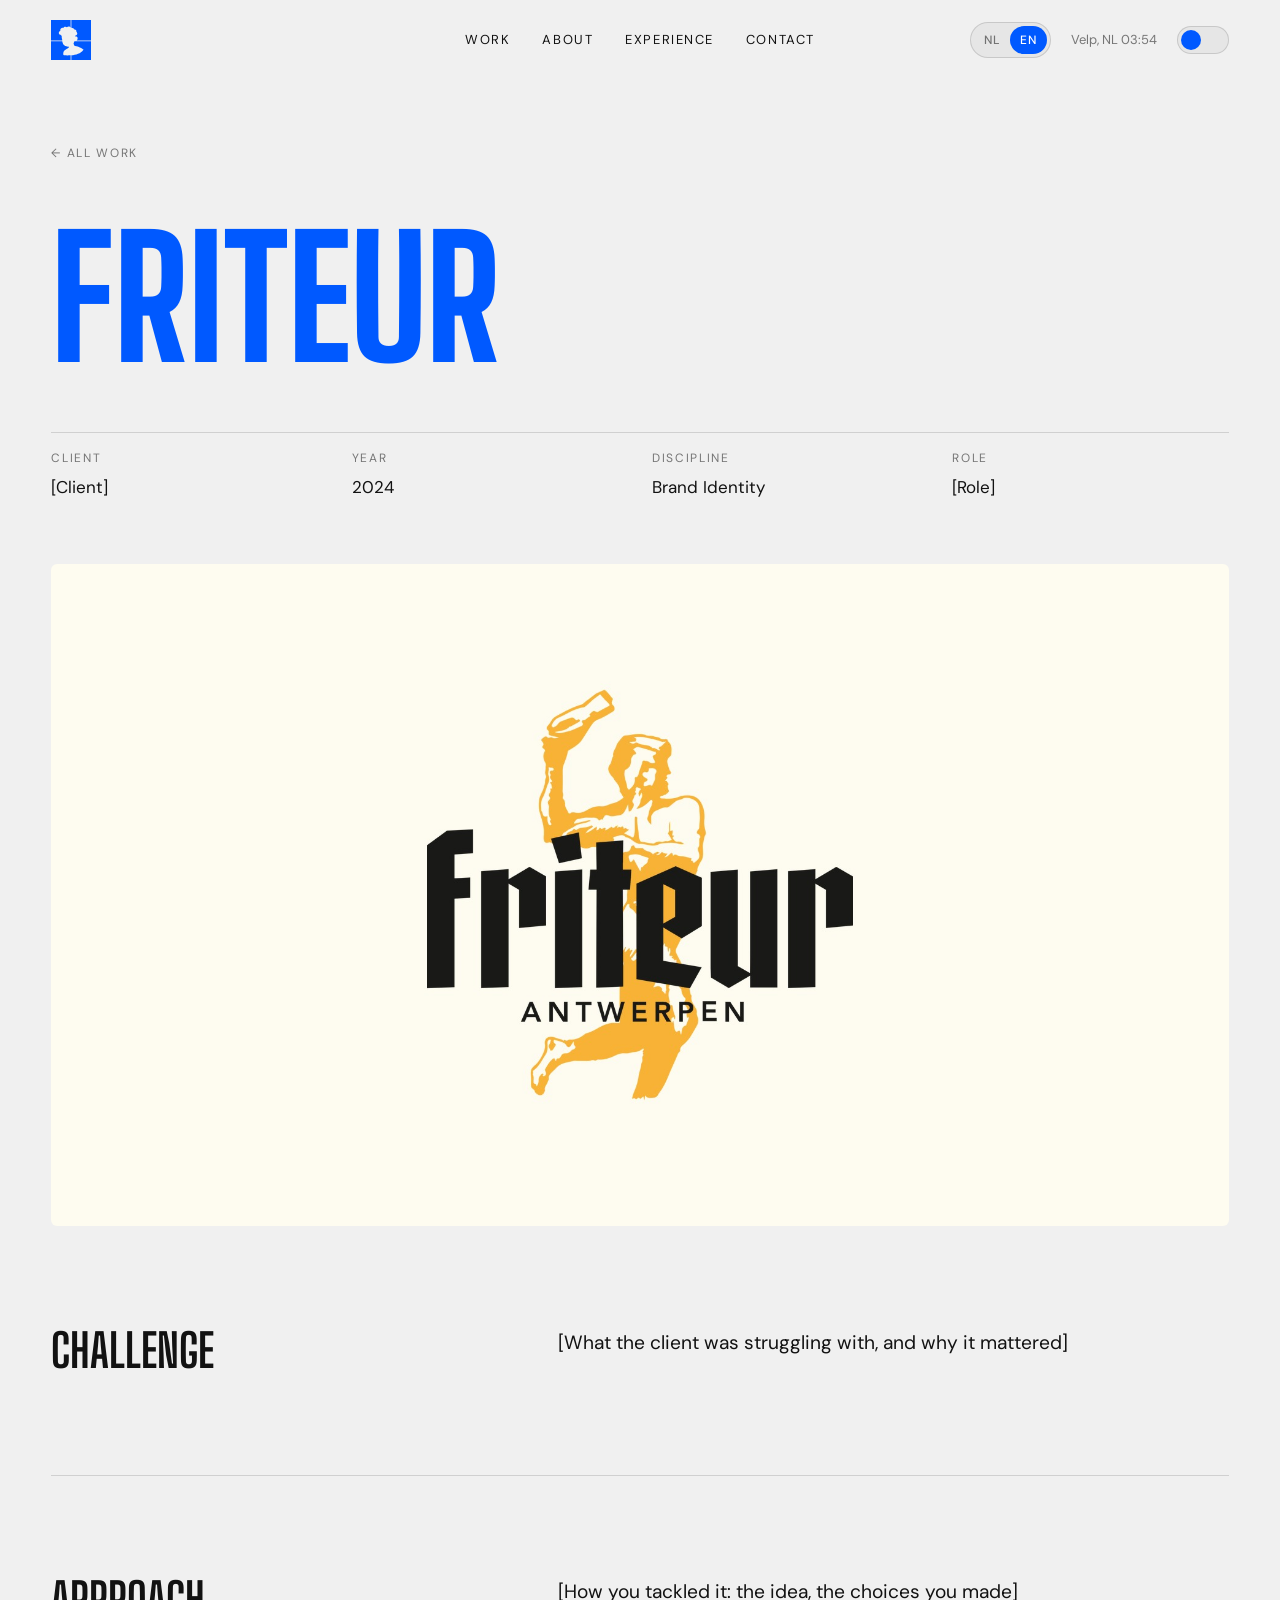
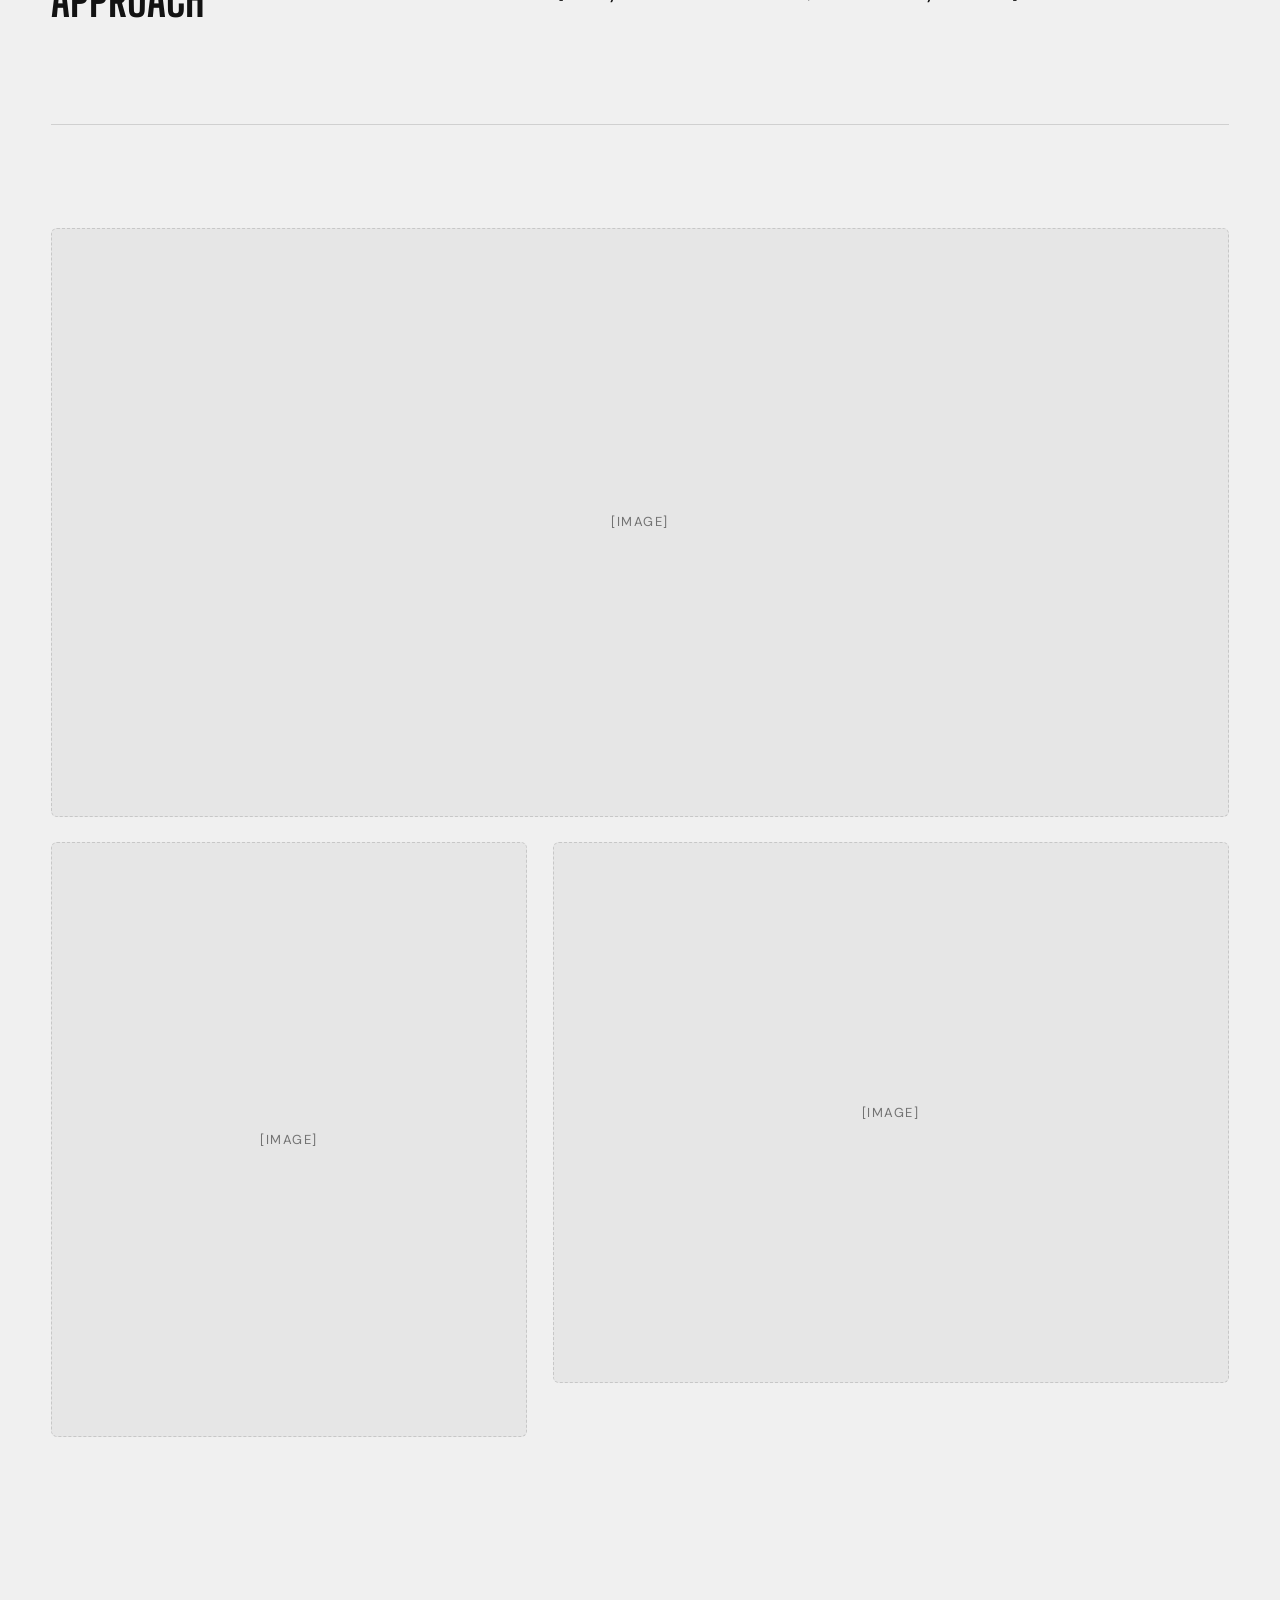
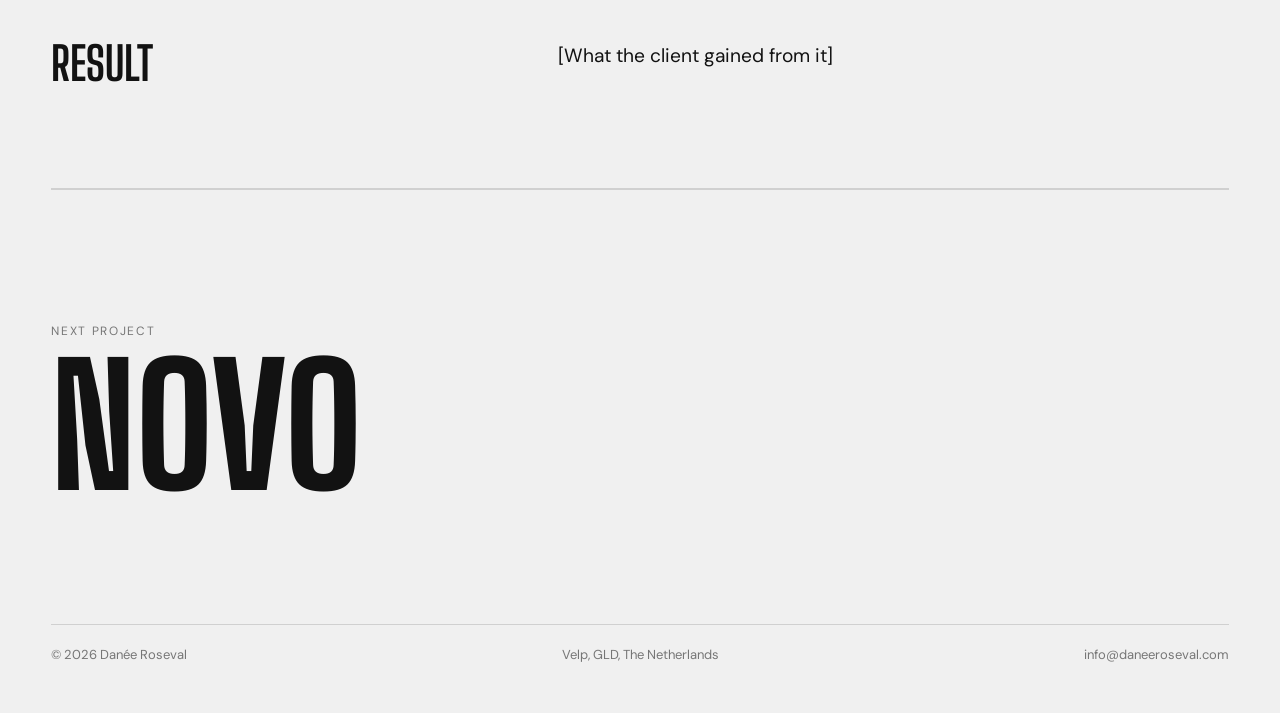
<file: case.html>
<!doctype html>
<html lang="en">
<head>
  <meta charset="utf-8">
  <meta name="viewport" content="width=device-width, initial-scale=1">
  <title>Case | Danée Roseval</title>
  <meta property="og:type" content="website">
  <meta property="og:site_name" content="Danée Roseval">
  <meta property="og:title" content="Danée Roseval | Brand &amp; Digital Designer">
  <meta property="og:description" content="Brand and digital designer building bold, characterful brands with a sharp graphic eye.">
  <meta property="og:url" content="https://daneeroseval.com/">
  <meta property="og:image" content="https://daneeroseval.com/assets/og-image.jpg">
  <meta property="og:image:width" content="1200">
  <meta property="og:image:height" content="627">
  <meta name="twitter:card" content="summary_large_image">
  <meta name="twitter:image" content="https://daneeroseval.com/assets/og-image.jpg">
  <link rel="icon" href="assets/logo.svg" type="image/svg+xml">
  <link rel="preconnect" href="https://fonts.googleapis.com">
  <link rel="preconnect" href="https://fonts.gstatic.com" crossorigin>
  <link href="https://fonts.googleapis.com/css2?family=Big+Shoulders+Display:wght@600;700;800&family=DM+Sans:opsz,wght@9..40,400;9..40,500&display=swap" rel="stylesheet">
  <link rel="stylesheet" href="assets/styles.css">
  <script>try{var t=localStorage.getItem("theme");if(t)document.documentElement.dataset.theme=t}catch(e){}</script>
</head>
<body>
  <header class="site-header">
    <div class="wrap">
      <a class="logo" href="index.html" data-i18n-attr="aria-label:aria.home" aria-label="Danée Roseval, home">
        <img src="assets/logo.svg" alt="" width="40" height="40">
      </a>
      <nav class="nav" aria-label="Main">
        <a href="index.html#work" data-i18n="nav.work">Work</a>
        <a href="index.html#about" data-i18n="nav.about">About</a>
        <a href="index.html#experience" data-i18n="nav.experience">Experience</a>
        <a href="index.html#contact" data-i18n="nav.contact">Contact</a>
      </nav>
      <div class="header-right">
        <div class="lang" role="group" aria-label="Language"><button type="button" data-lang="nl">NL</button><button type="button" data-lang="en">EN</button></div>
        <span class="clock" data-i18n-attr="aria-label:aria.clock" aria-label="Local time in Velp"></span>
        <button class="theme-toggle" type="button" data-i18n-attr="aria-label:aria.theme" aria-label="Toggle dark mode"><span></span></button>
      </div>
    </div>
  </header>

  <main data-case>
    <section class="case-hero wrap">
      <a class="back label" href="index.html#work" data-i18n="back.all">← All work</a>
      <h1 class="case-h1" data-title>[Project name]</h1>

      <dl class="case-facts">
        <div><dt class="label" data-i18n="case.client">Client</dt><dd data-i18n="case.ph.client">[Client]</dd></div>
        <div><dt class="label" data-i18n="case.year">Year</dt><dd data-year>[Year]</dd></div>
        <div><dt class="label" data-i18n="case.discipline">Discipline</dt><dd data-tag>[Discipline]</dd></div>
        <div><dt class="label" data-i18n="case.role">Role</dt><dd data-i18n="case.ph.role">[Role]</dd></div>
      </dl>

      <div class="case-cover reveal"><img data-cover src="" alt=""></div>
    </section>

    <section class="wrap">
      <div class="case-block reveal">
        <h2 data-i18n="case.challenge">Challenge</h2>
        <p data-i18n="case.ph.challenge">[What the client was struggling with, and why it mattered]</p>
      </div>
      <div class="case-block reveal">
        <h2 data-i18n="case.approach">Approach</h2>
        <p data-i18n="case.ph.approach">[How you tackled it: the idea, the choices you made]</p>
      </div>

      <div class="case-gallery">
        <div class="ph reveal" data-i18n="case.ph.image">[Image]</div>
        <div class="ph reveal" data-i18n="case.ph.image">[Image]</div>
        <div class="ph reveal" data-i18n="case.ph.image">[Image]</div>
      </div>

      <div class="case-block reveal">
        <h2 data-i18n="case.result">Result</h2>
        <p data-i18n="case.ph.result">[What the client gained from it]</p>
      </div>
    </section>

    <section class="wrap">
      <a class="next-case" data-next href="#">
        <span class="label" data-i18n="case.next">Next project</span>
        <span class="case-h1">[Project name]</span>
      </a>
      <footer class="site-footer" style="margin-top:0">
        <span>© <span data-year-now></span> Danée Roseval</span>
        <span data-i18n="footer.place">Velp, GLD, The Netherlands</span>
        <a href="mailto:info@daneeroseval.com">info@daneeroseval.com</a>
      </footer>
      <div style="height:48px"></div>
    </section>
  </main>

  <script src="assets/i18n.js"></script>
<script src="assets/main.js?v=13"></script>
</body>
</html>
</file>
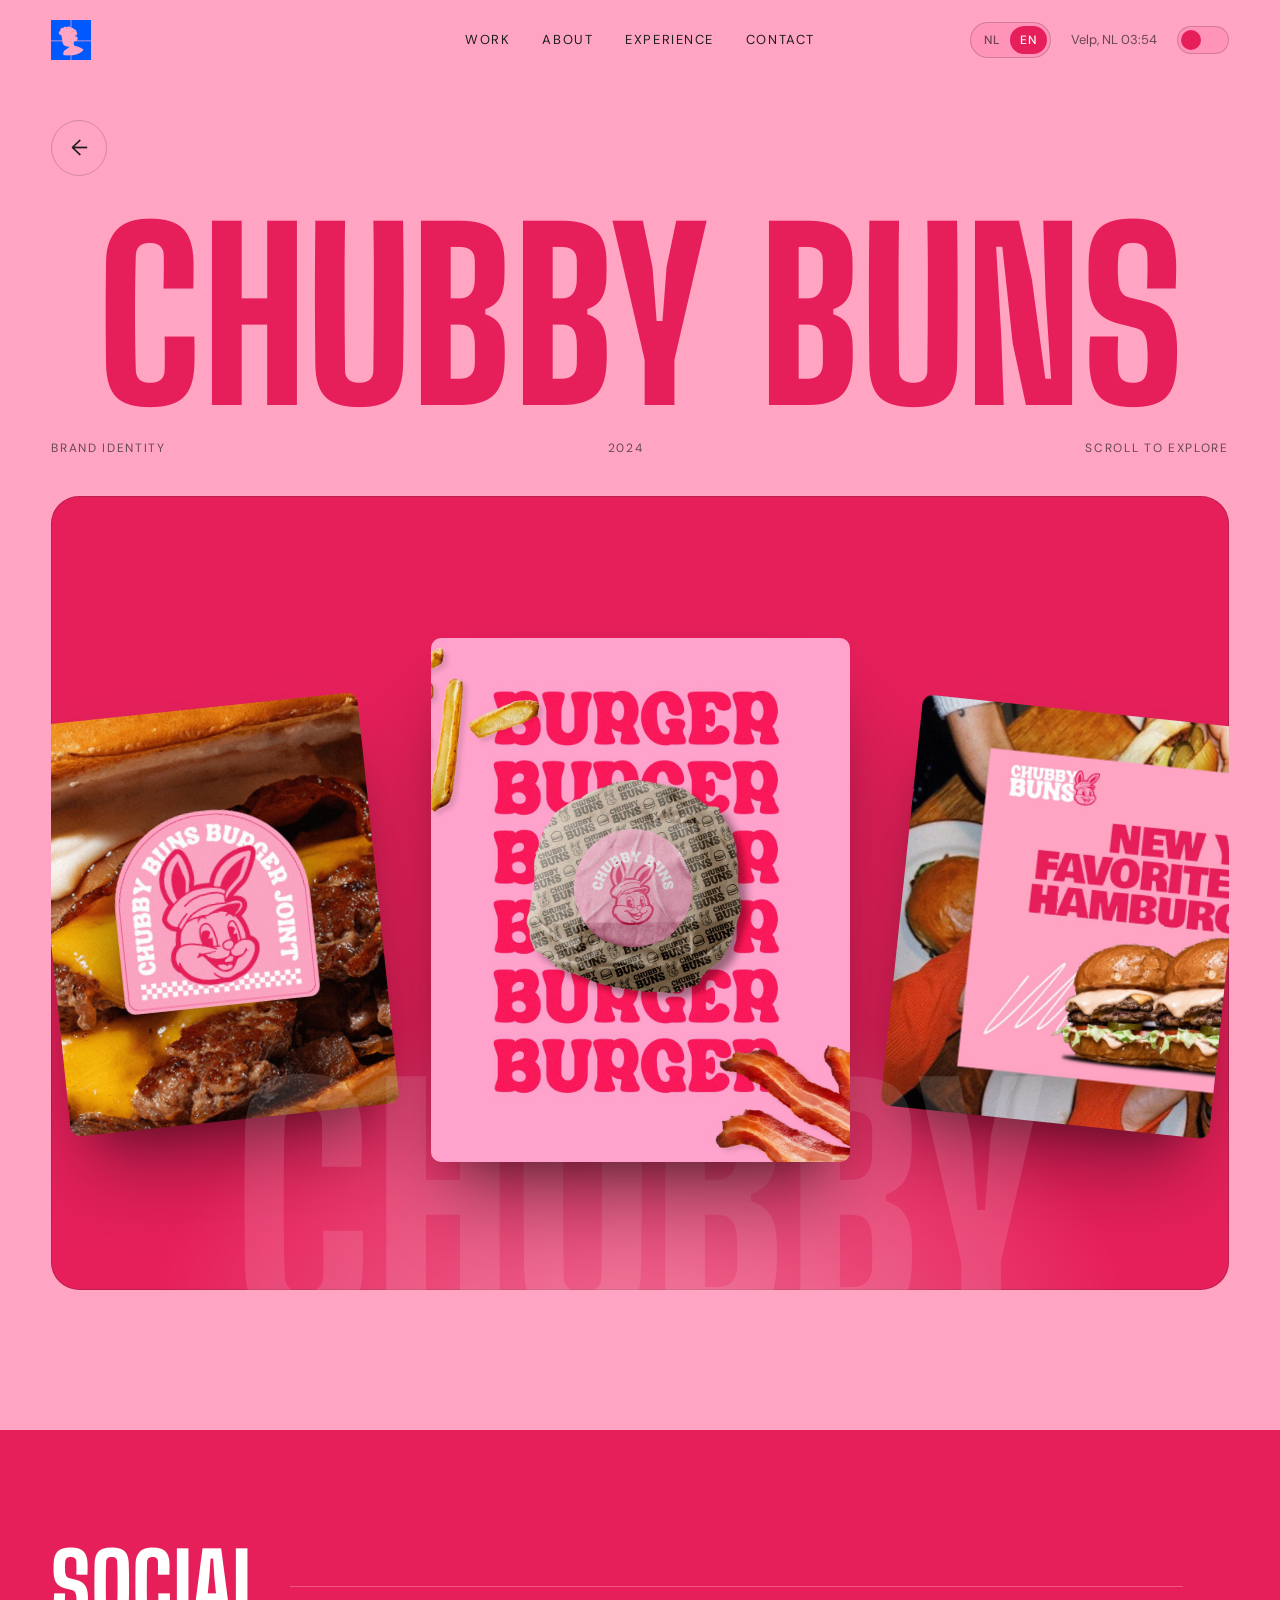
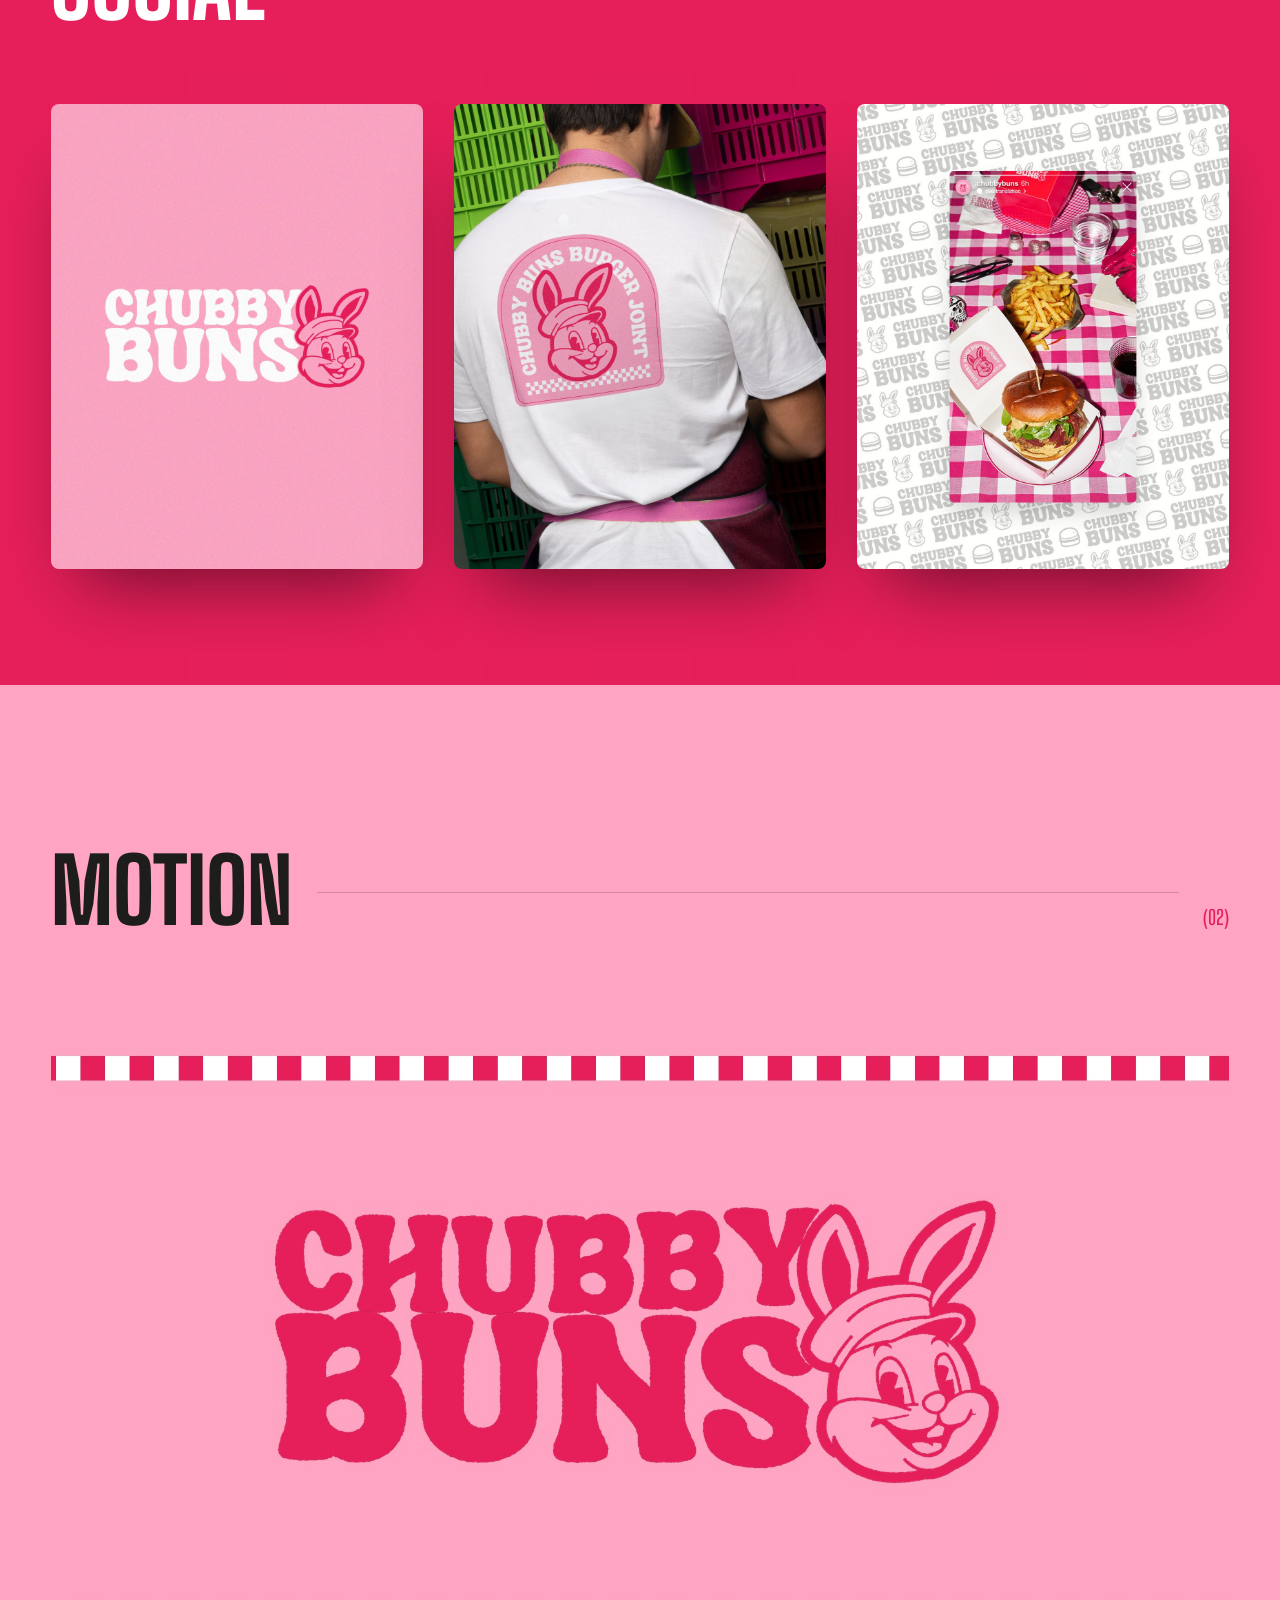
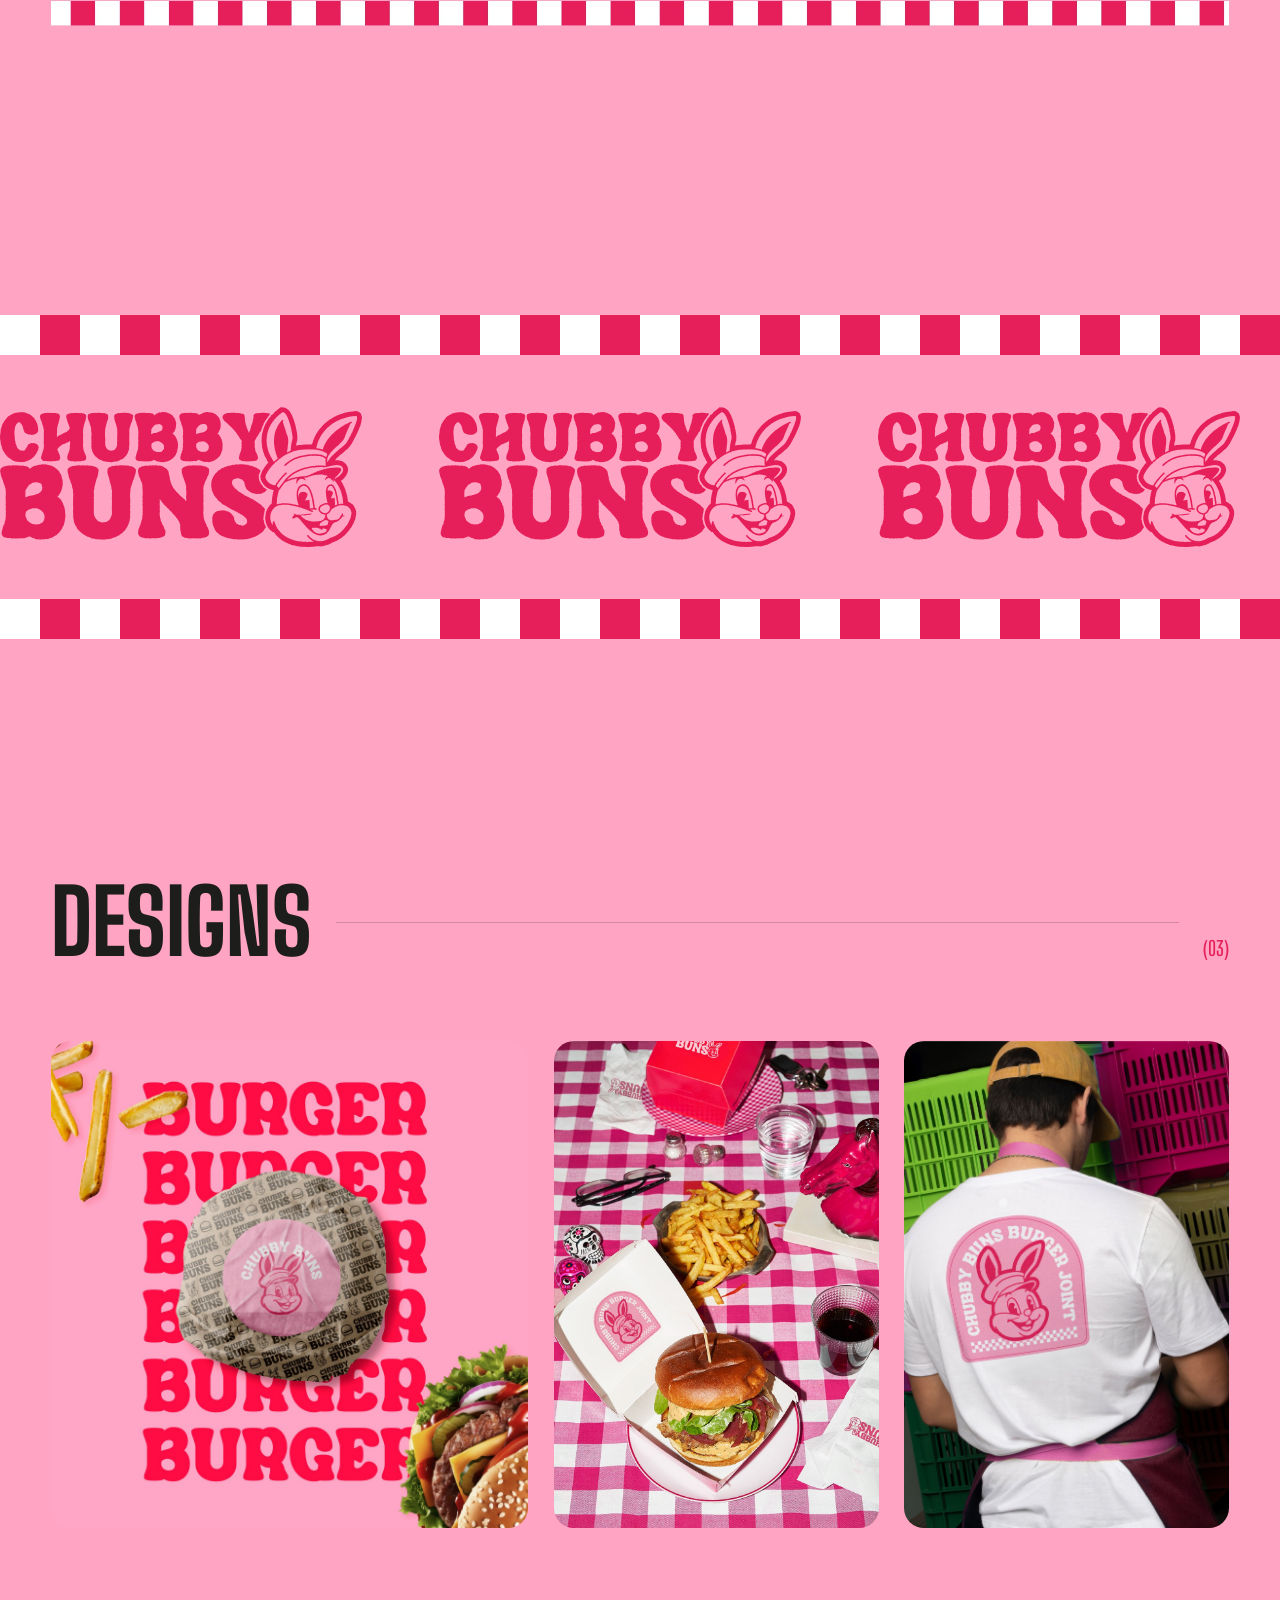
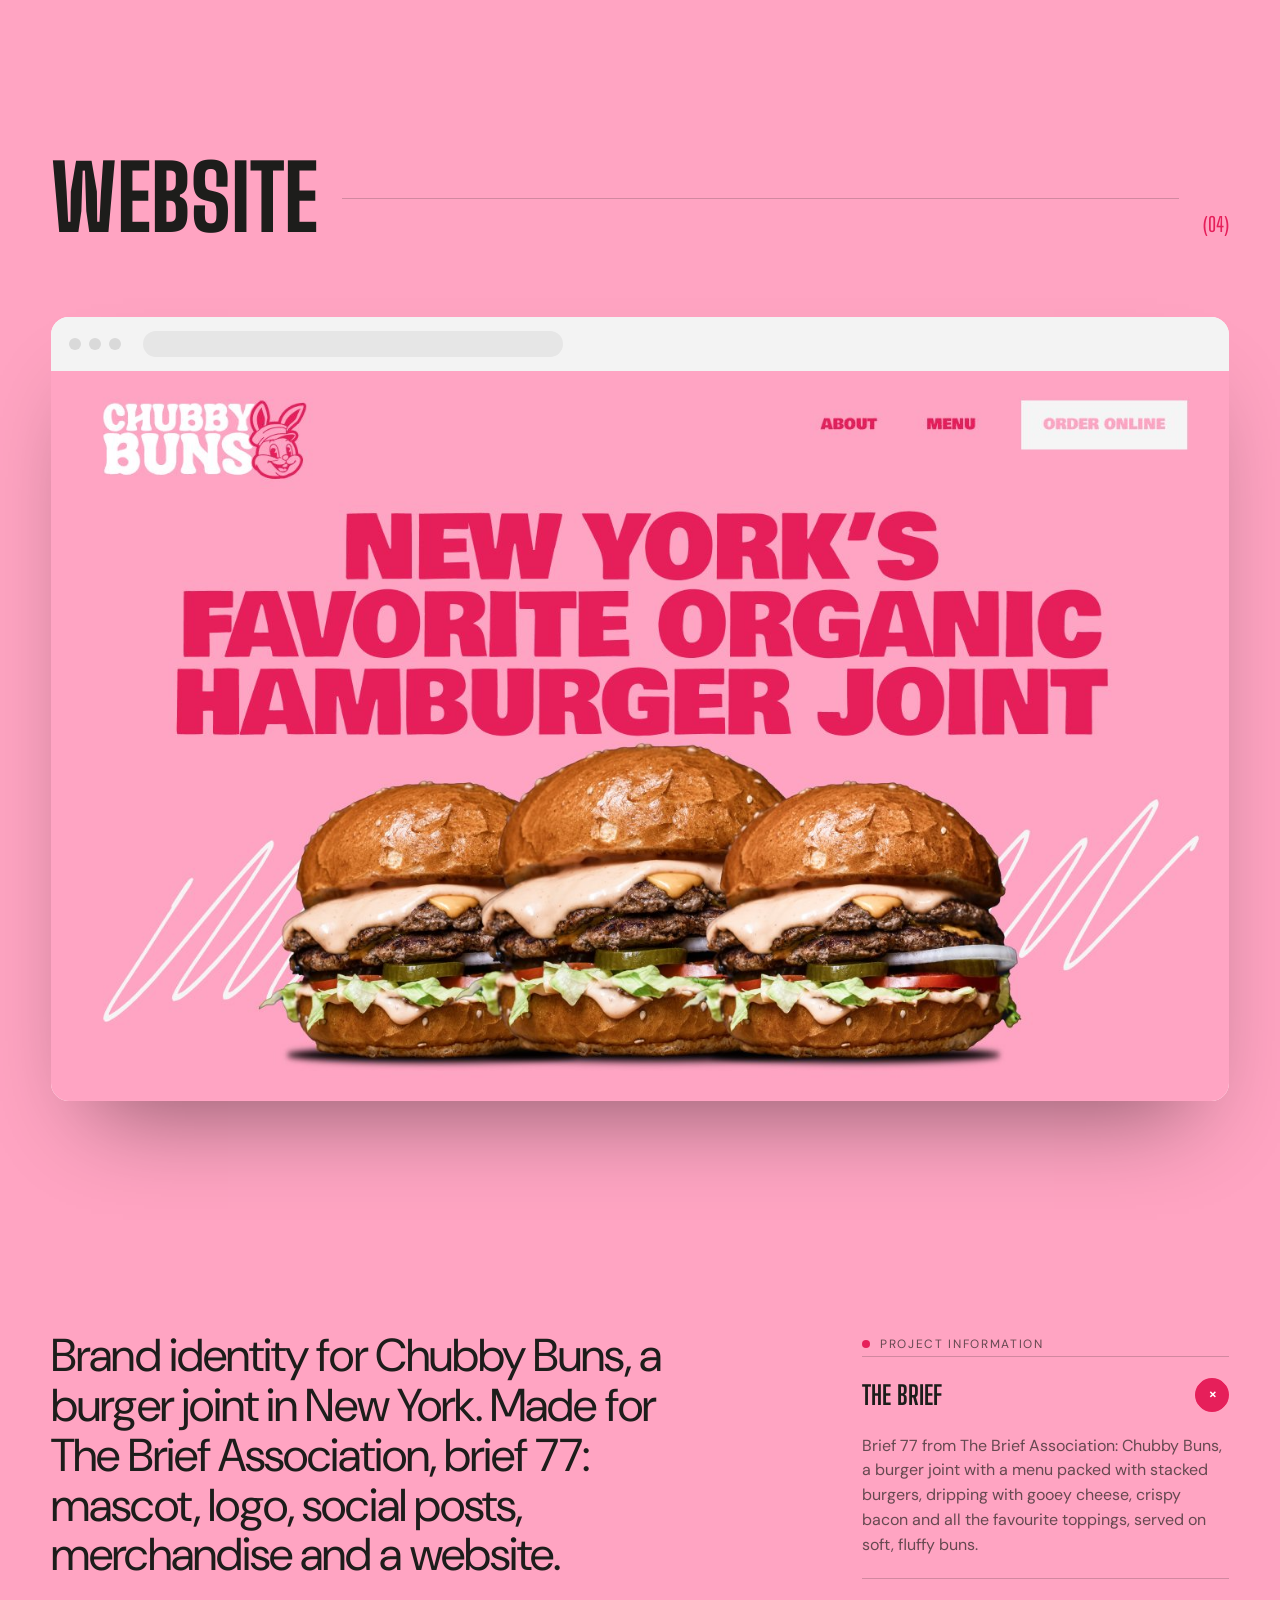
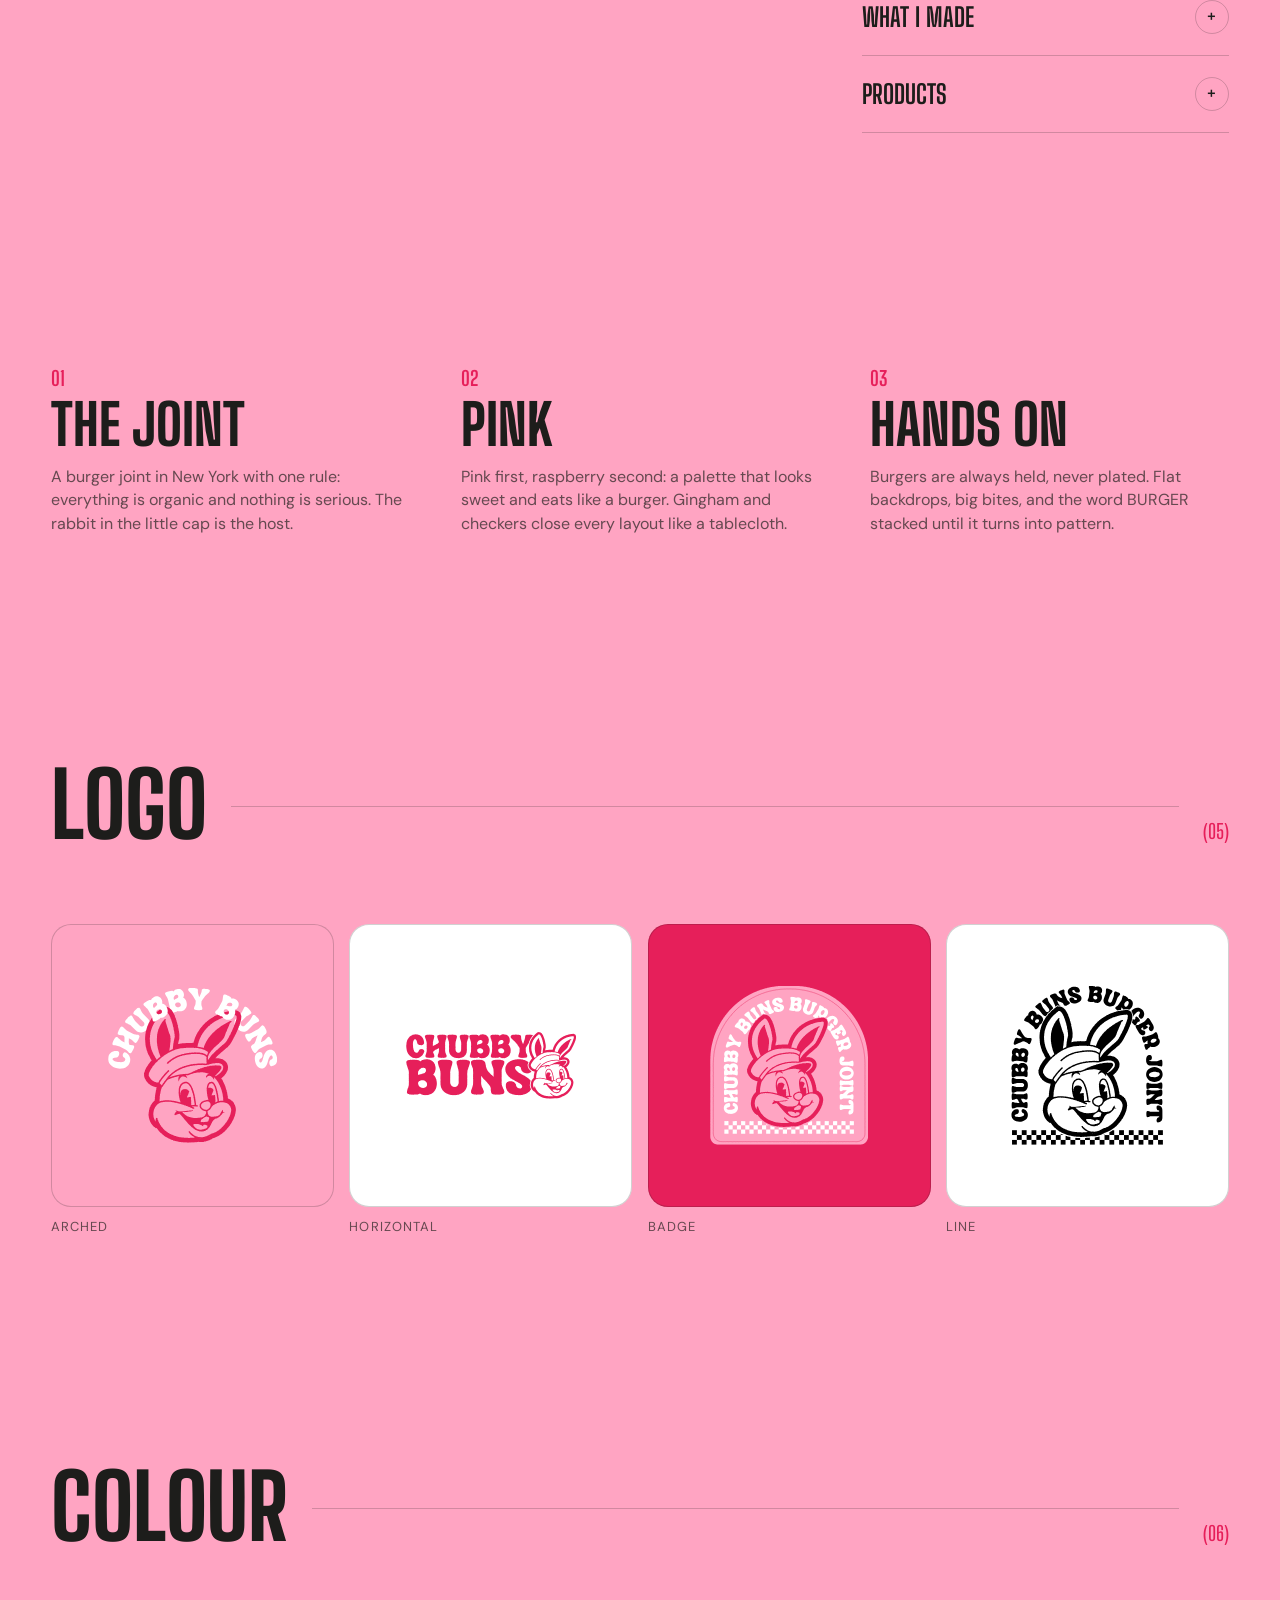
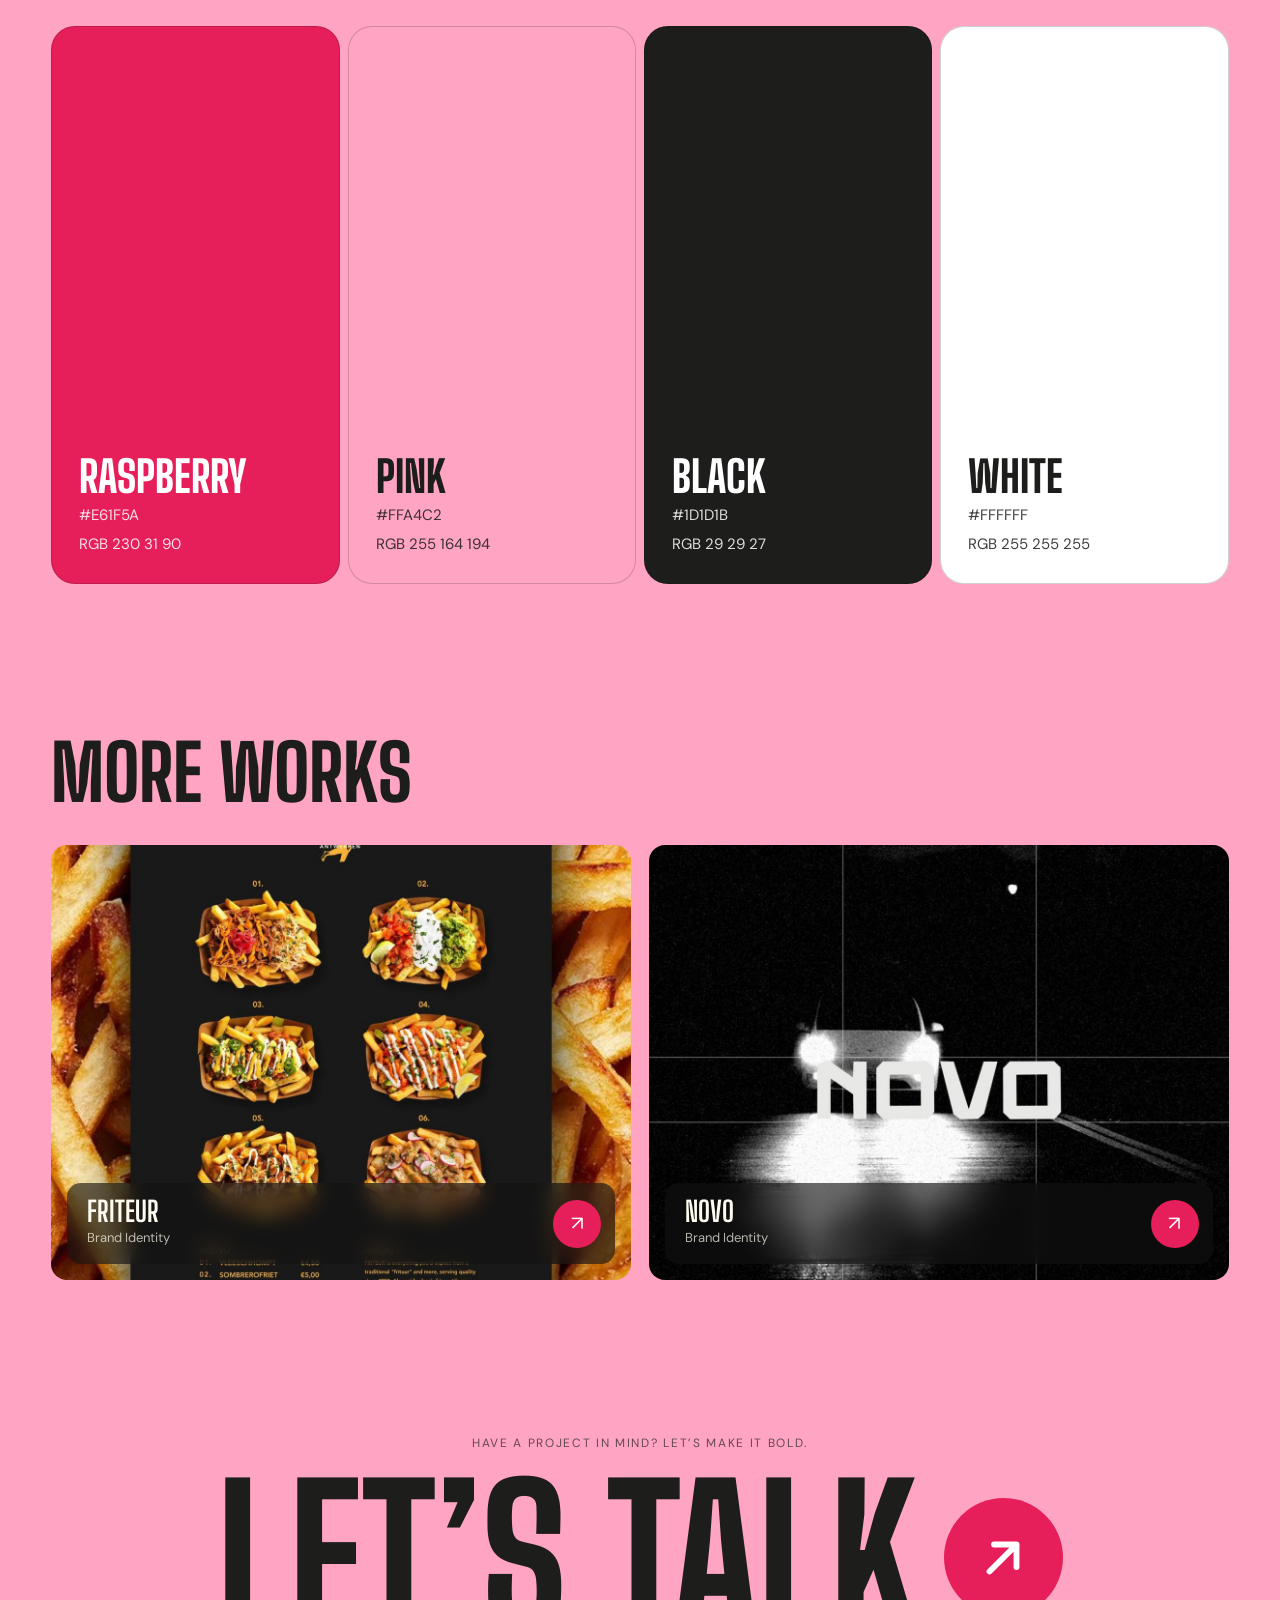
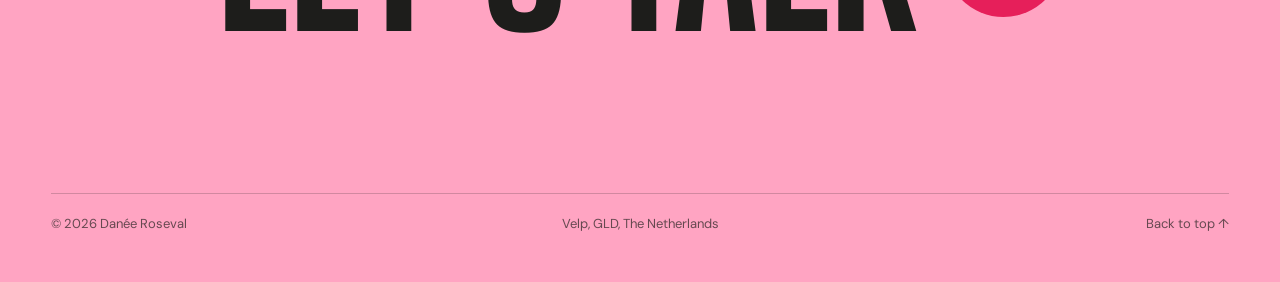
<file: chubby-buns.html>
<!doctype html>
<html lang="en" data-title-key="">
<head>
  <meta charset="utf-8">
  <meta name="viewport" content="width=device-width, initial-scale=1">
  <title>Chubby Buns | Danée Roseval</title>
  <meta name="description" content="Chubby Buns, brand identity by Danée Roseval.">
  <meta property="og:type" content="website">
  <meta property="og:site_name" content="Danée Roseval">
  <meta property="og:title" content="Danée Roseval | Brand &amp; Digital Designer">
  <meta property="og:description" content="Brand and digital designer building bold, characterful brands with a sharp graphic eye.">
  <meta property="og:url" content="https://daneeroseval.com/">
  <meta property="og:image" content="https://daneeroseval.com/assets/og-image.jpg">
  <meta property="og:image:width" content="1200">
  <meta property="og:image:height" content="627">
  <meta name="twitter:card" content="summary_large_image">
  <meta name="twitter:image" content="https://daneeroseval.com/assets/og-image.jpg">
  <link rel="icon" href="assets/logo.svg" type="image/svg+xml">
  <link rel="preconnect" href="https://fonts.googleapis.com">
  <link rel="preconnect" href="https://fonts.gstatic.com" crossorigin>
  <link href="https://fonts.googleapis.com/css2?family=Big+Shoulders+Display:wght@600;700;800&family=DM+Sans:opsz,wght@9..40,400;9..40,500&display=swap" rel="stylesheet">
  <link rel="stylesheet" href="assets/styles.css">
  <link rel="stylesheet" href="assets/brand/brand.css">
  <script>try{var t=localStorage.getItem("theme");if(t)document.documentElement.dataset.theme=t}catch(e){}</script>
</head>
<body class="bc bc-chubby" style="--bg:#FFA4C2;--ink:#1D1D1B;--muted:rgba(29,29,27,.68);--line:rgba(29,29,27,.2);--surface:#FF93B8;--blue:#E61F5A;--on-blue:#FFFFFF;--bc-line:rgba(29,29,27,.2)">
<header class="site-header">
  <div class="wrap">
    <a class="logo" href="index.html" data-i18n-attr="aria-label:aria.home" aria-label="Danée Roseval, home"><img src="assets/logo.svg" alt="" width="40" height="40"></a>
    <nav class="nav" aria-label="Main">
      <a href="index.html#work" data-i18n="nav.work">Work</a><a href="index.html#about" data-i18n="nav.about">About</a><a href="index.html#experience" data-i18n="nav.experience">Experience</a><a href="index.html#contact" data-i18n="nav.contact">Contact</a>
    </nav>
    <div class="header-right">
      <div class="lang" role="group" aria-label="Language"><button type="button" data-lang="nl">NL</button><button type="button" data-lang="en">EN</button></div>
      <span class="clock" data-i18n-attr="aria-label:aria.clock" aria-label="Local time in Velp"></span>
      <button class="theme-toggle" type="button" data-i18n-attr="aria-label:aria.theme" aria-label="Toggle dark mode"><span></span></button>
    </div>
  </div>
</header>
<main id="top">
    <section class="bc-hero wrap">
    <a class="cs-back" href="index.html#work" data-i18n-attr="aria-label:aria.back" aria-label="Back to all work">←</a>
    <h1 class="bc-title"><span>Chubby Buns</span></h1>
    <div class="bc-meta label"><span data-i18n="tag.identity"></span><span>2024</span><span class="cs-scroll"><i class="wheel"></i><span data-i18n="scroll.explore"></span></span></div>
    <div class="bc-stage reveal" style="--stage-bg:#E61F5A;--stage-glow:rgba(255,255,255,.35);--stage-word:rgba(255,255,255,.12)"><figure class="bc-card"><img src="assets/chubby-buns/instagram-01.jpg" alt=""></figure><figure class="bc-card"><img src="assets/chubby-buns/instagram-03.jpg" alt=""></figure><figure class="bc-card"><img src="assets/chubby-buns/instagram-06.jpg" alt=""></figure><div class="bc-word" aria-hidden="true">Chubby</div></div>
  </section>
  <section class="bc-posters section" style="--pbg:#E61F5A;--pfg:#FFFFFF;--pc:3"><div class="wrap"><div class="section-head reveal"><h2 class="section-title" data-i18n="sec.feed"></h2><span class="rule"></span><span class="section-index">(01)</span></div><div class="grid"><figure class="reveal"><img src="assets/chubby-buns/instagram-02.jpg" alt="" loading="lazy"></figure><figure class="reveal"><img src="assets/chubby-buns/instagram-04.jpg" alt="" loading="lazy"></figure><figure class="reveal"><img src="assets/chubby-buns/instagram-05.jpg" alt="" loading="lazy"></figure></div></div></section>
  <section class="section wrap"><div class="section-head reveal"><h2 class="section-title" data-i18n="sec.motion"></h2><span class="rule"></span><span class="section-index">(02)</span></div><div class="bc-motion reveal"><video src="assets/chubby-buns/chubby-logo-anim.mp4" poster="assets/chubby-buns/chubby-logo-anim-poster.jpg" autoplay muted loop playsinline preload="metadata"></video></div></section>
  <div class="bc-check" style="--c1:#E61F5A;--c2:#FFFFFF"></div><div class="bc-lmarq" style="--mbg:#FFA4C2" aria-hidden="true"><div class="track"><img src="assets/brand/chubby/logo-horizontal.svg" alt=""><img src="assets/brand/chubby/logo-horizontal.svg" alt=""><img src="assets/brand/chubby/logo-horizontal.svg" alt=""><img src="assets/brand/chubby/logo-horizontal.svg" alt=""><img src="assets/brand/chubby/logo-horizontal.svg" alt=""><img src="assets/brand/chubby/logo-horizontal.svg" alt=""><img src="assets/brand/chubby/logo-horizontal.svg" alt=""><img src="assets/brand/chubby/logo-horizontal.svg" alt=""><img src="assets/brand/chubby/logo-horizontal.svg" alt=""><img src="assets/brand/chubby/logo-horizontal.svg" alt=""><img src="assets/brand/chubby/logo-horizontal.svg" alt=""><img src="assets/brand/chubby/logo-horizontal.svg" alt=""><img src="assets/brand/chubby/logo-horizontal.svg" alt=""><img src="assets/brand/chubby/logo-horizontal.svg" alt=""><img src="assets/brand/chubby/logo-horizontal.svg" alt=""><img src="assets/brand/chubby/logo-horizontal.svg" alt=""></div></div><div class="bc-check" style="--c1:#E61F5A;--c2:#FFFFFF"></div>
  <section class="section wrap"><div class="section-head reveal"><h2 class="section-title" data-i18n="sec.designs"></h2><span class="rule"></span><span class="section-index">(03)</span></div><div class="bc-duo" style="--cols:1.25fr 0.85fr 0.85fr"><figure class="reveal"><img src="assets/chubby-buns/packaging-burger-wrap-01.jpg" alt="" loading="lazy"></figure><figure class="reveal"><img src="assets/chubby-buns/packaging-burger-box-table.jpg" alt="" loading="lazy"></figure><figure class="reveal"><img src="assets/chubby-buns/apparel-tshirt-badge.jpg" alt="" loading="lazy"></figure></div></section>
  <section class="section wrap"><div class="section-head reveal"><h2 class="section-title" data-i18n="sec.web"></h2><span class="rule"></span><span class="section-index">(04)</span></div><div class="bc-browser reveal"><div class="bar"><i></i><i></i><i></i><span></span></div><img src="assets/chubby-buns/website-homepage.jpg" alt="" loading="lazy"></div></section>
  <section class="section wrap"><div class="bc-intro"><h2 class="reveal" data-i18n-html="chubby.desc"></h2><div class="info reveal"><span class="dot-label label" data-i18n="info.title"></span><details open><summary><span data-i18n="info.brief"></span><i>+</i></summary><p data-i18n="chubby.challenge"></p></details><details><summary><span data-i18n="info.made"></span><i>+</i></summary><p data-i18n="chubby.solution"></p></details><details><summary><span data-i18n="info.products"></span><i>+</i></summary><ul><li data-i18n="prod.logo"></li><li data-i18n="prod.anim"></li><li data-i18n="prod.instagram"></li><li data-i18n="prod.web"></li><li data-i18n="prod.apparel"></li></ul></details></div></div></section>
  <section class="section wrap"><div class="bc-chapters"><article class="reveal"><span class="num">01</span><h3 data-i18n="chubby.s1.t"></h3><p data-i18n="chubby.s1"></p></article><article class="reveal"><span class="num">02</span><h3 data-i18n="chubby.s2.t"></h3><p data-i18n="chubby.s2"></p></article><article class="reveal"><span class="num">03</span><h3 data-i18n="chubby.s3.t"></h3><p data-i18n="chubby.s3"></p></article></div></section>
  <section class="section wrap"><div class="section-head reveal"><h2 class="section-title" data-i18n="sec.logo"></h2><span class="rule"></span><span class="section-index">(05)</span></div><div class="bc-logos" style="--lc:4"><figure class="reveal"><div class="tile" style="background:#FFA4C2"><img src="assets/brand/chubby/logo-arched.svg" alt="" style=""></div><figcaption data-i18n="st.arched"></figcaption></figure><figure class="reveal"><div class="tile" style="background:#FFFFFF"><img src="assets/brand/chubby/logo-horizontal.svg" alt="" style=""></div><figcaption data-i18n="st.horizontal"></figcaption></figure><figure class="reveal"><div class="tile" style="background:#E61F5A"><img src="assets/brand/chubby/logo-badge.svg" alt="" style=""></div><figcaption data-i18n="st.badge"></figcaption></figure><figure class="reveal"><div class="tile" style="background:#FFFFFF"><img src="assets/brand/chubby/logo-line.svg" alt="" style=""></div><figcaption data-i18n="st.line"></figcaption></figure></div></section>
  <section class="section wrap"><div class="section-head reveal"><h2 class="section-title" data-i18n="sec.colour"></h2><span class="rule"></span><span class="section-index">(06)</span></div><div class="bc-cols reveal"><button class="bc-col" type="button" style="--c:#E61F5A;--t:#fff" data-hex="#E61F5A"><span class="cp">Copy</span><span class="n" data-i18n="col.raspberry"></span><span class="h">#E61F5A</span><span class="r">RGB 230 31 90</span></button><button class="bc-col" type="button" style="--c:#FFA4C2;--t:#1D1D1B" data-hex="#FFA4C2"><span class="cp">Copy</span><span class="n" data-i18n="col.pink"></span><span class="h">#FFA4C2</span><span class="r">RGB 255 164 194</span></button><button class="bc-col" type="button" style="--c:#1D1D1B;--t:#fff" data-hex="#1D1D1B"><span class="cp">Copy</span><span class="n" data-i18n="col.black"></span><span class="h">#1D1D1B</span><span class="r">RGB 29 29 27</span></button><button class="bc-col" type="button" style="--c:#FFFFFF;--t:#1D1D1B" data-hex="#FFFFFF"><span class="cp">Copy</span><span class="n" data-i18n="col.white"></span><span class="h">#FFFFFF</span><span class="r">RGB 255 255 255</span></button></div></section>
  <section class="wrap">
    <div class="rail-head reveal"><h2 data-i18n="more.title"></h2></div>
    <div class="more-grid" data-more="Chubby Buns"></div>
  </section>
  <section class="talk wrap">
    <span class="label" data-i18n="talk.label"></span>
    <a href="mailto:info@daneeroseval.com"><span data-i18n="talk.cta"></span> <i>↗</i></a>
  </section>
  <div class="wrap">
    <footer class="site-footer" style="margin-top:0">
      <span>© <span data-year-now></span> Danée Roseval</span>
      <span data-i18n="footer.place"></span>
      <a href="#top" onclick="scrollTo({top:0,behavior:'smooth'});return false" data-i18n="footer.top"></a>
    </footer>
    <div style="height:48px"></div>
  </div>
</main>
<script src="assets/i18n.js"></script>
<script src="assets/main.js?v=13"></script>
<script src="assets/brand/brand.js"></script>
</body>
</html>
</file>
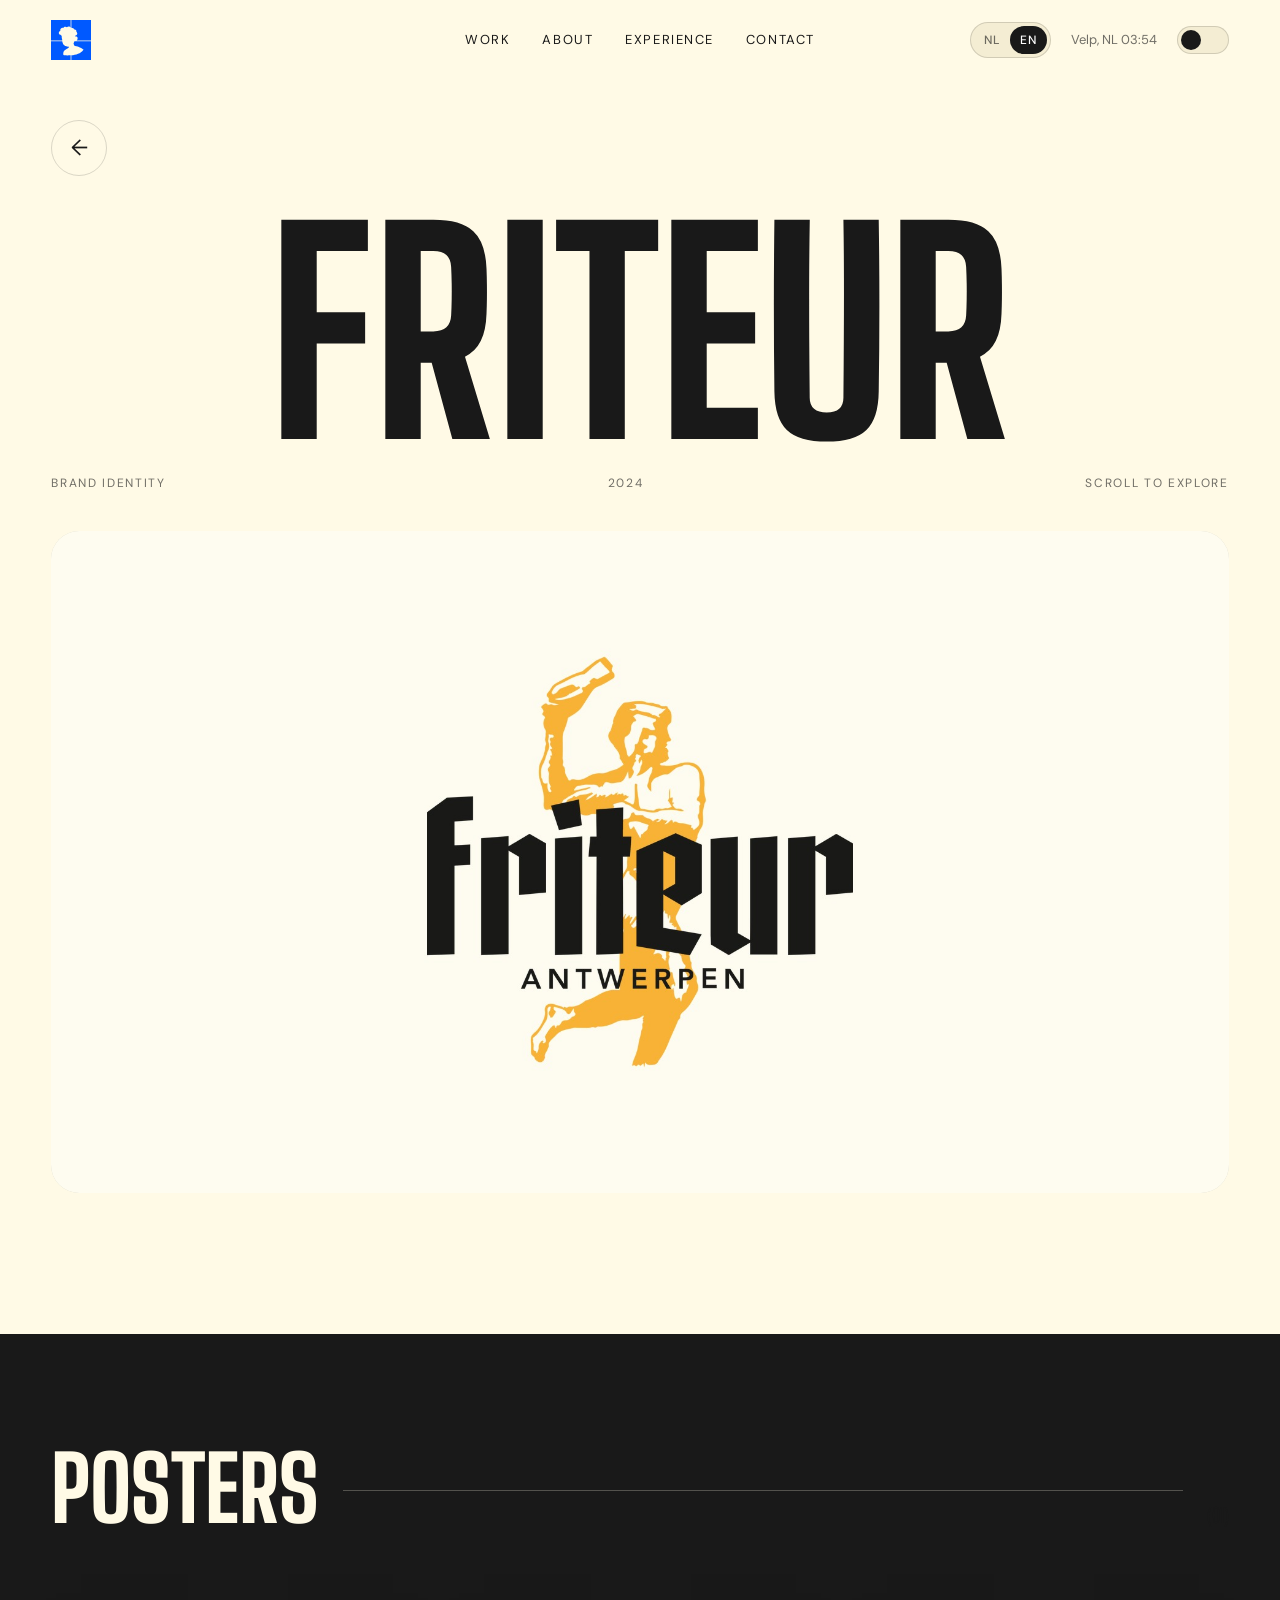
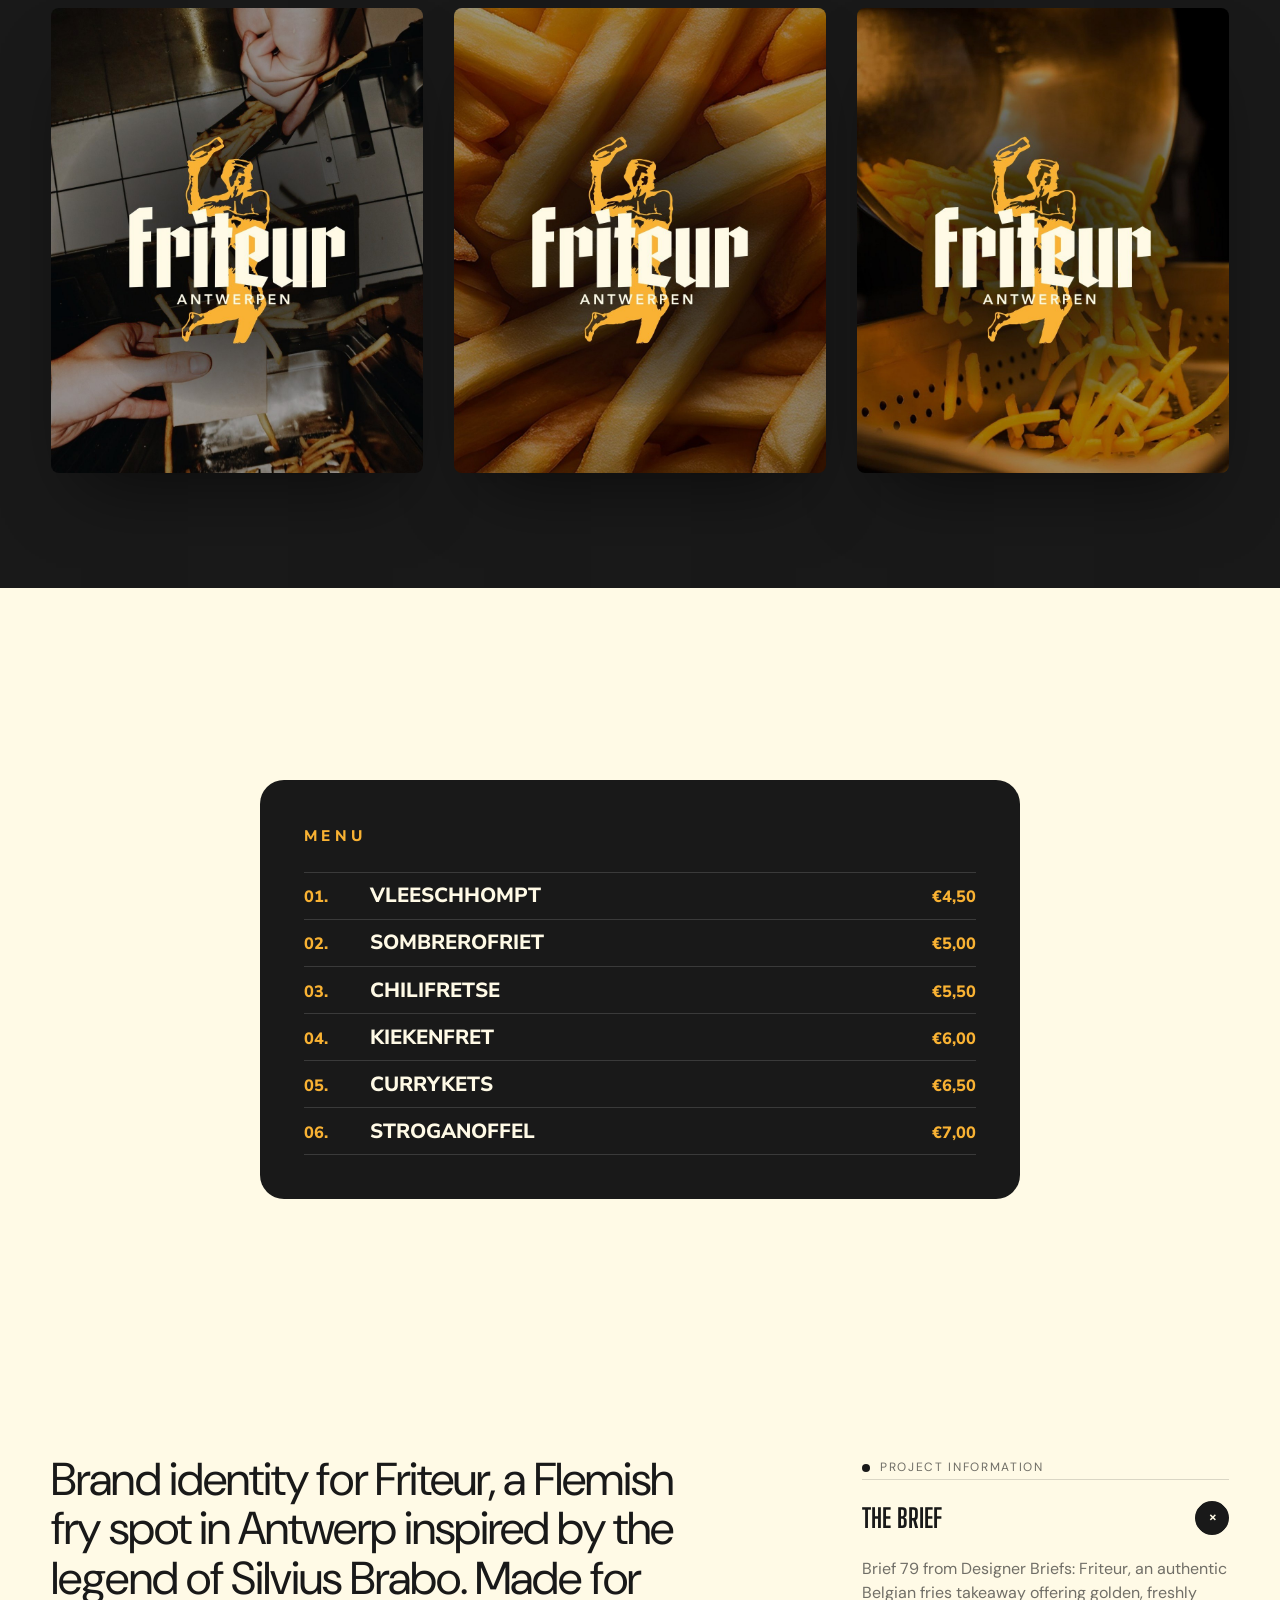
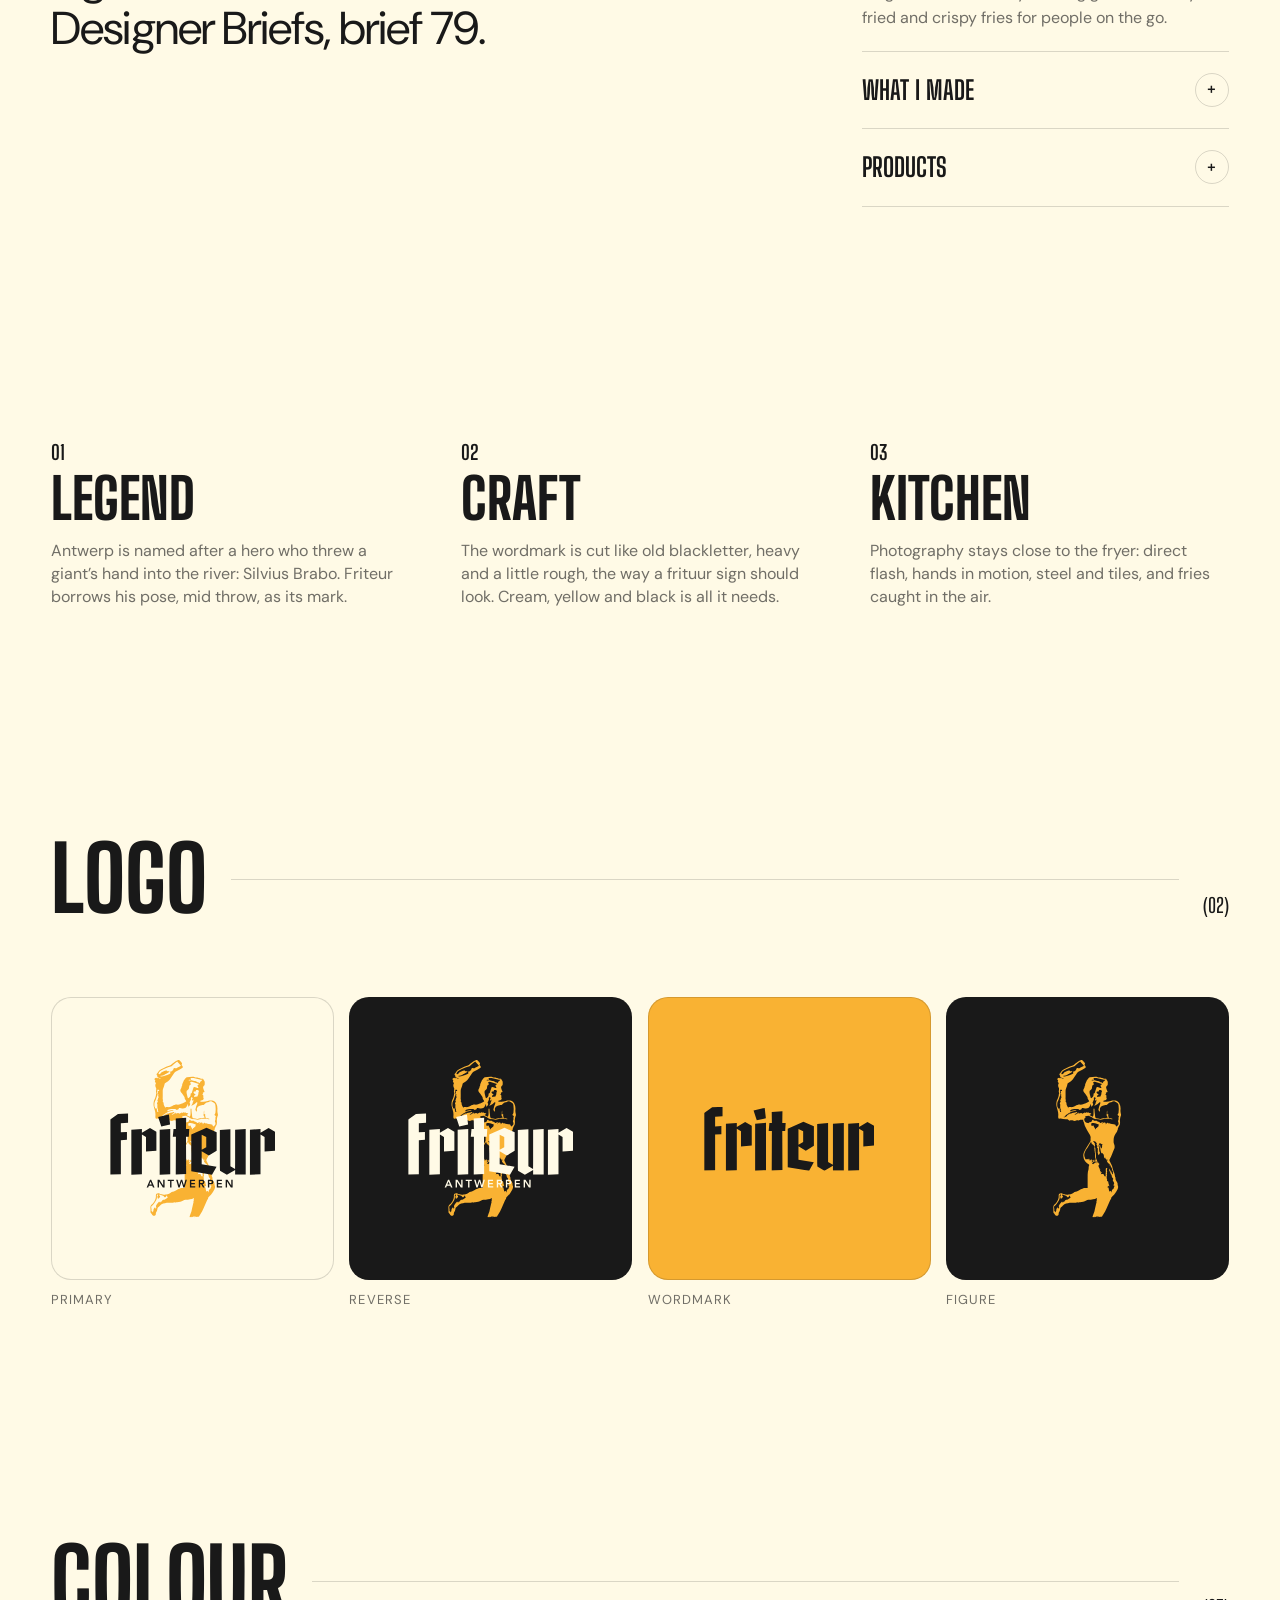
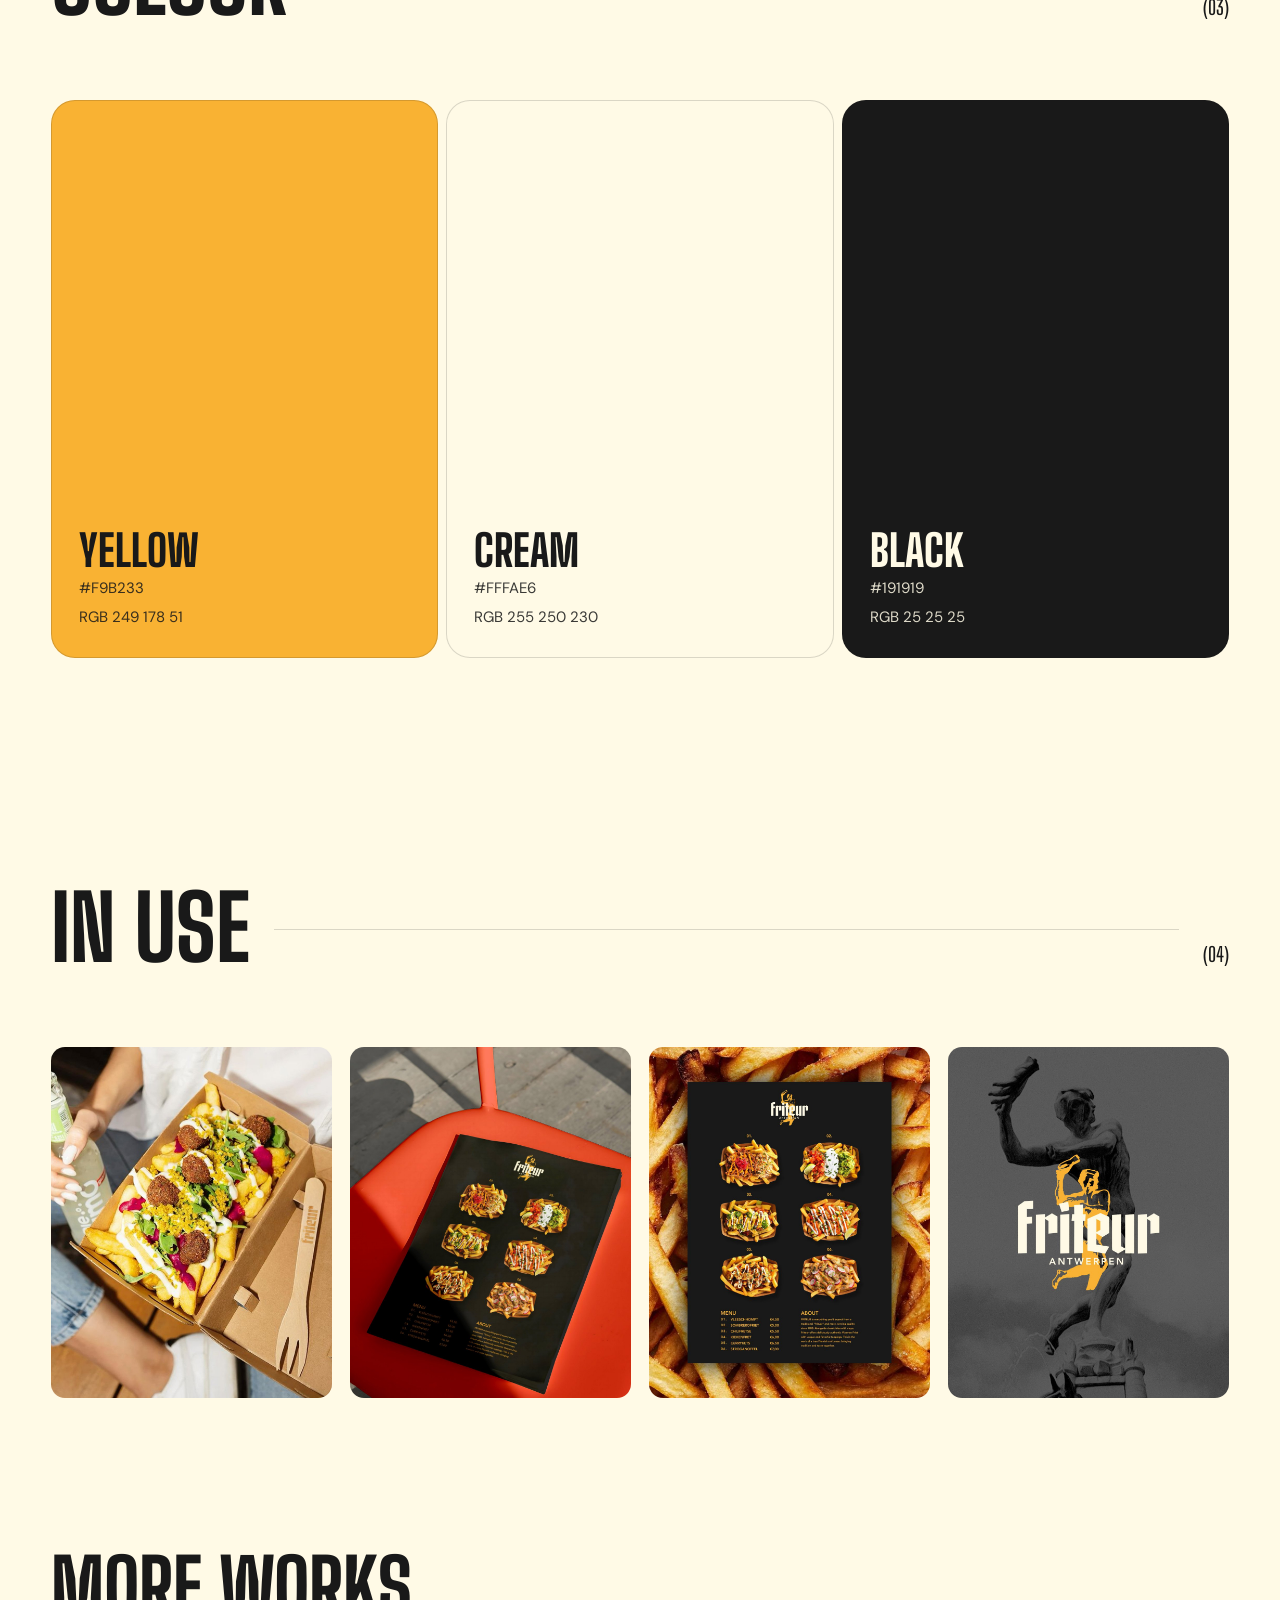
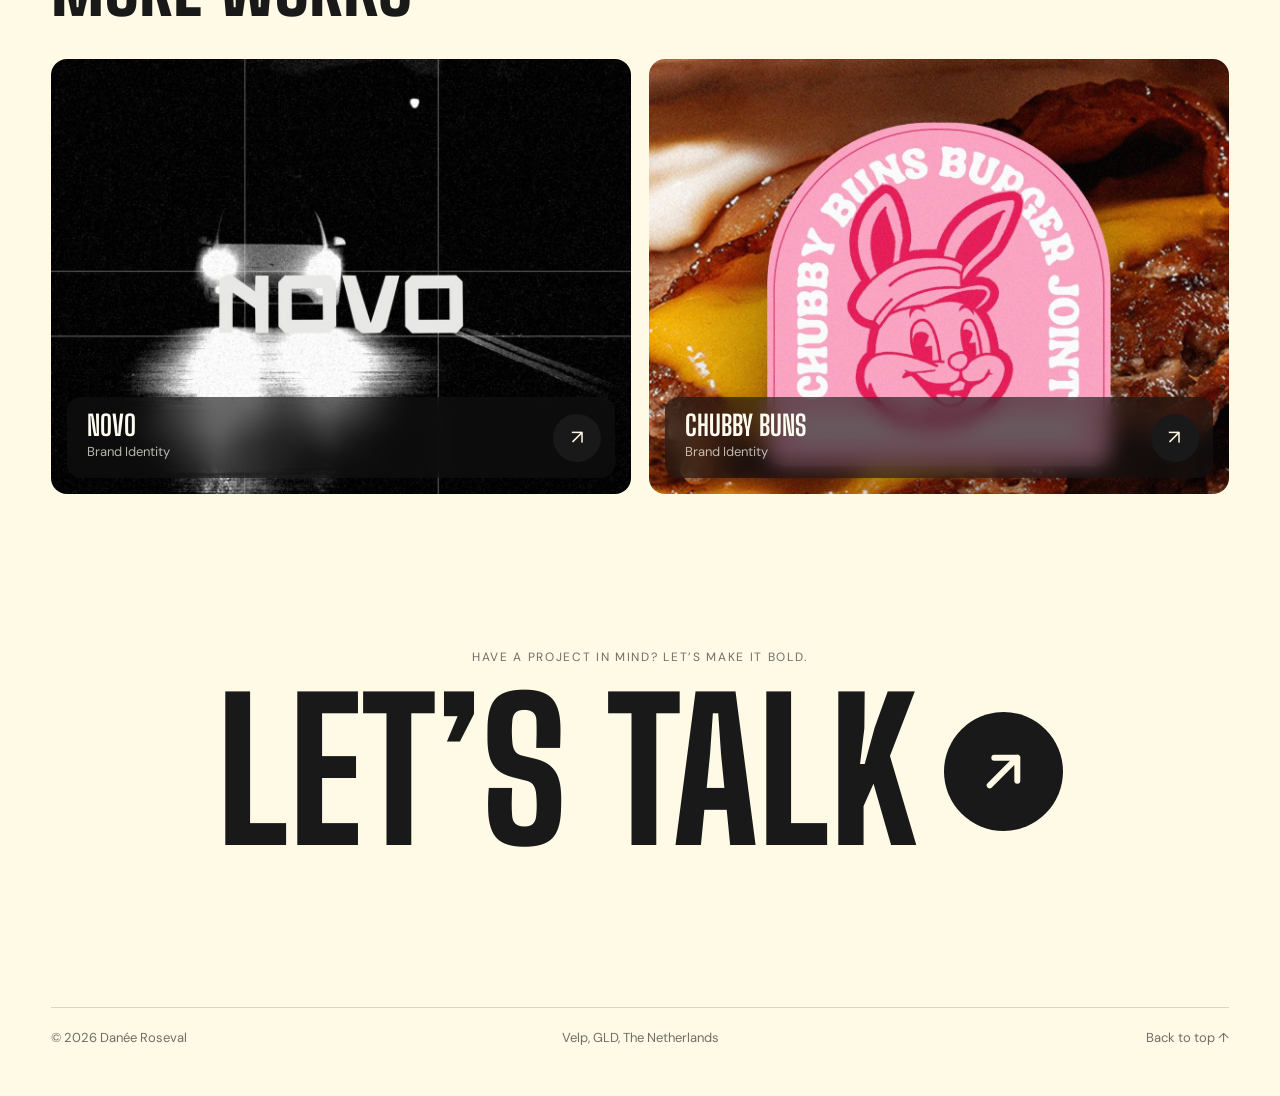
<file: friteur.html>
<!doctype html>
<html lang="en" data-title-key="">
<head>
  <meta charset="utf-8">
  <meta name="viewport" content="width=device-width, initial-scale=1">
  <title>Friteur | Danée Roseval</title>
  <meta name="description" content="Friteur, brand identity by Danée Roseval.">
  <meta property="og:type" content="website">
  <meta property="og:site_name" content="Danée Roseval">
  <meta property="og:title" content="Danée Roseval | Brand &amp; Digital Designer">
  <meta property="og:description" content="Brand and digital designer building bold, characterful brands with a sharp graphic eye.">
  <meta property="og:url" content="https://daneeroseval.com/">
  <meta property="og:image" content="https://daneeroseval.com/assets/og-image.jpg">
  <meta property="og:image:width" content="1200">
  <meta property="og:image:height" content="627">
  <meta name="twitter:card" content="summary_large_image">
  <meta name="twitter:image" content="https://daneeroseval.com/assets/og-image.jpg">
  <link rel="icon" href="assets/logo.svg" type="image/svg+xml">
  <link rel="preconnect" href="https://fonts.googleapis.com">
  <link rel="preconnect" href="https://fonts.gstatic.com" crossorigin>
  <link href="https://fonts.googleapis.com/css2?family=Big+Shoulders+Display:wght@600;700;800&family=DM+Sans:opsz,wght@9..40,400;9..40,500&family=Nunito+Sans:wght@400;800&display=swap" rel="stylesheet">
  <link rel="stylesheet" href="assets/styles.css">
  <link rel="stylesheet" href="assets/brand/brand.css">
  <script>try{var t=localStorage.getItem("theme");if(t)document.documentElement.dataset.theme=t}catch(e){}</script>
</head>
<body class="bc bc-friteur" style="--bg:#FFFAE6;--ink:#191919;--muted:rgba(25,25,25,.62);--line:rgba(25,25,25,.16);--surface:#F4EDD3;--blue:#191919;--on-blue:#FFFAE6;--bc-line:rgba(25,25,25,.16)">
<header class="site-header">
  <div class="wrap">
    <a class="logo" href="index.html" data-i18n-attr="aria-label:aria.home" aria-label="Danée Roseval, home"><img src="assets/logo.svg" alt="" width="40" height="40"></a>
    <nav class="nav" aria-label="Main">
      <a href="index.html#work" data-i18n="nav.work">Work</a><a href="index.html#about" data-i18n="nav.about">About</a><a href="index.html#experience" data-i18n="nav.experience">Experience</a><a href="index.html#contact" data-i18n="nav.contact">Contact</a>
    </nav>
    <div class="header-right">
      <div class="lang" role="group" aria-label="Language"><button type="button" data-lang="nl">NL</button><button type="button" data-lang="en">EN</button></div>
      <span class="clock" data-i18n-attr="aria-label:aria.clock" aria-label="Local time in Velp"></span>
      <button class="theme-toggle" type="button" data-i18n-attr="aria-label:aria.theme" aria-label="Toggle dark mode"><span></span></button>
    </div>
  </div>
</header>
<main id="top">
    <section class="bc-hero wrap">
    <a class="cs-back" href="index.html#work" data-i18n-attr="aria-label:aria.back" aria-label="Back to all work">←</a>
    <h1 class="bc-title"><span>Friteur</span></h1>
    <div class="bc-meta label"><span data-i18n="tag.identity"></span><span>2024</span><span class="cs-scroll"><i class="wheel"></i><span data-i18n="scroll.explore"></span></span></div>
    <figure class="bc-hero-media reveal" style="background:#FFFAE6"><video src="assets/friteur/logo-animation-16x9.mp4" poster="assets/friteur/logo-animation-16x9-poster.jpg" autoplay muted loop playsinline preload="metadata"></video></figure>
  </section>
  <section class="bc-posters section" style="--pbg:#191919;--pfg:#FFFAE6;--pc:3"><div class="wrap"><div class="section-head reveal"><h2 class="section-title" data-i18n="sec.posters"></h2><span class="rule"></span><span class="section-index">(01)</span></div><div class="grid"><figure class="reveal"><img src="assets/brand/friteur/poster-1.jpg" alt="" loading="lazy"></figure><figure class="reveal"><img src="assets/brand/friteur/poster-2.jpg" alt="" loading="lazy"></figure><figure class="reveal"><img src="assets/brand/friteur/poster-3.jpg" alt="" loading="lazy"></figure></div></div></section>
  <section class="section wrap"><div class="bc-menu reveal"><h3 data-i18n="label.menu"></h3><ul><li data-img="assets/brand/friteur/dish-1.webp"><span class="n">01.</span><span>VLEESCHHOMPT</span><span class="p">€4,50</span></li><li data-img="assets/brand/friteur/dish-2.webp"><span class="n">02.</span><span>SOMBREROFRIET</span><span class="p">€5,00</span></li><li data-img="assets/brand/friteur/dish-3.webp"><span class="n">03.</span><span>CHILIFRETSE</span><span class="p">€5,50</span></li><li data-img="assets/brand/friteur/dish-4.webp"><span class="n">04.</span><span>KIEKENFRET</span><span class="p">€6,00</span></li><li data-img="assets/brand/friteur/dish-5.webp"><span class="n">05.</span><span>CURRYKETS</span><span class="p">€6,50</span></li><li data-img="assets/brand/friteur/dish-6.webp"><span class="n">06.</span><span>STROGANOFFEL</span><span class="p">€7,00</span></li></ul></div><img class="bc-dish" alt="" src="[data-uri]"></section>
  <section class="section wrap"><div class="bc-intro"><h2 class="reveal" data-i18n-html="friteur.desc"></h2><div class="info reveal"><span class="dot-label label" data-i18n="info.title"></span><details open><summary><span data-i18n="info.brief"></span><i>+</i></summary><p data-i18n="friteur.brief.t"></p></details><details><summary><span data-i18n="info.made"></span><i>+</i></summary><p data-i18n="friteur.look"></p></details><details><summary><span data-i18n="info.products"></span><i>+</i></summary><ul><li data-i18n="prod.logo"></li><li data-i18n="prod.anim"></li><li data-i18n="prod.system"></li><li data-i18n="prod.photo"></li><li data-i18n="prod.menu"></li><li data-i18n="prod.posters"></li></ul></details></div></div></section>
  <section class="section wrap"><div class="bc-chapters"><article class="reveal"><span class="num">01</span><h3 data-i18n="friteur.s1.t"></h3><p data-i18n="friteur.s1"></p></article><article class="reveal"><span class="num">02</span><h3 data-i18n="friteur.s2.t"></h3><p data-i18n="friteur.s2"></p></article><article class="reveal"><span class="num">03</span><h3 data-i18n="friteur.s3.t"></h3><p data-i18n="friteur.s3"></p></article></div></section>
  <section class="section wrap"><div class="section-head reveal"><h2 class="section-title" data-i18n="sec.logo"></h2><span class="rule"></span><span class="section-index">(02)</span></div><div class="bc-logos" style="--lc:4"><figure class="reveal"><div class="tile" style="background:#FFFAE6"><img src="assets/brand/friteur/logo-primary.svg" alt="" style=""></div><figcaption data-i18n="st.primary"></figcaption></figure><figure class="reveal"><div class="tile" style="background:#191919"><img src="assets/brand/friteur/logo-reverse.svg" alt="" style=""></div><figcaption data-i18n="st.reverse"></figcaption></figure><figure class="reveal"><div class="tile" style="background:#F9B233"><img src="assets/brand/friteur/logo-wordmark.svg" alt="" style=""></div><figcaption data-i18n="st.wordmark"></figcaption></figure><figure class="reveal"><div class="tile" style="background:#191919"><img src="assets/brand/friteur/logo-figure.svg" alt="" style=""></div><figcaption data-i18n="st.figure"></figcaption></figure></div></section>
  <section class="section wrap"><div class="section-head reveal"><h2 class="section-title" data-i18n="sec.colour"></h2><span class="rule"></span><span class="section-index">(03)</span></div><div class="bc-cols reveal"><button class="bc-col" type="button" style="--c:#F9B233;--t:#191919" data-hex="#F9B233"><span class="cp">Copy</span><span class="n" data-i18n="col.yellow"></span><span class="h">#F9B233</span><span class="r">RGB 249 178 51</span></button><button class="bc-col" type="button" style="--c:#FFFAE6;--t:#191919" data-hex="#FFFAE6"><span class="cp">Copy</span><span class="n" data-i18n="col.cream"></span><span class="h">#FFFAE6</span><span class="r">RGB 255 250 230</span></button><button class="bc-col" type="button" style="--c:#191919;--t:#FFFAE6" data-hex="#191919"><span class="cp">Copy</span><span class="n" data-i18n="col.black"></span><span class="h">#191919</span><span class="r">RGB 25 25 25</span></button></div></section>
  <section class="section wrap"><div class="section-head reveal"><h2 class="section-title" data-i18n="sec.inuse"></h2><span class="rule"></span><span class="section-index">(04)</span></div><div class="bc-grid4" style="--gc:4"><figure class="reveal"><img src="assets/friteur/friteur-instagram-02-fork-branding.jpg" alt="" loading="lazy"></figure><figure class="reveal"><img src="assets/friteur/friteur-instagram-03-menu-mockup-chair.jpg" alt="" loading="lazy"></figure><figure class="reveal"><img src="assets/friteur/friteur-instagram-04-menu-on-fries.jpg" alt="" loading="lazy"></figure><figure class="reveal"><img src="assets/friteur/friteur-instagram-05-brabo-statue.jpg" alt="" loading="lazy"></figure></div></section>
  <section class="wrap">
    <div class="rail-head reveal"><h2 data-i18n="more.title"></h2></div>
    <div class="more-grid" data-more="Friteur"></div>
  </section>
  <section class="talk wrap">
    <span class="label" data-i18n="talk.label"></span>
    <a href="mailto:info@daneeroseval.com"><span data-i18n="talk.cta"></span> <i>↗</i></a>
  </section>
  <div class="wrap">
    <footer class="site-footer" style="margin-top:0">
      <span>© <span data-year-now></span> Danée Roseval</span>
      <span data-i18n="footer.place"></span>
      <a href="#top" onclick="scrollTo({top:0,behavior:'smooth'});return false" data-i18n="footer.top"></a>
    </footer>
    <div style="height:48px"></div>
  </div>
</main>
<script src="assets/i18n.js"></script>
<script src="assets/main.js?v=13"></script>
<script src="assets/brand/brand.js"></script>
</body>
</html>
</file>
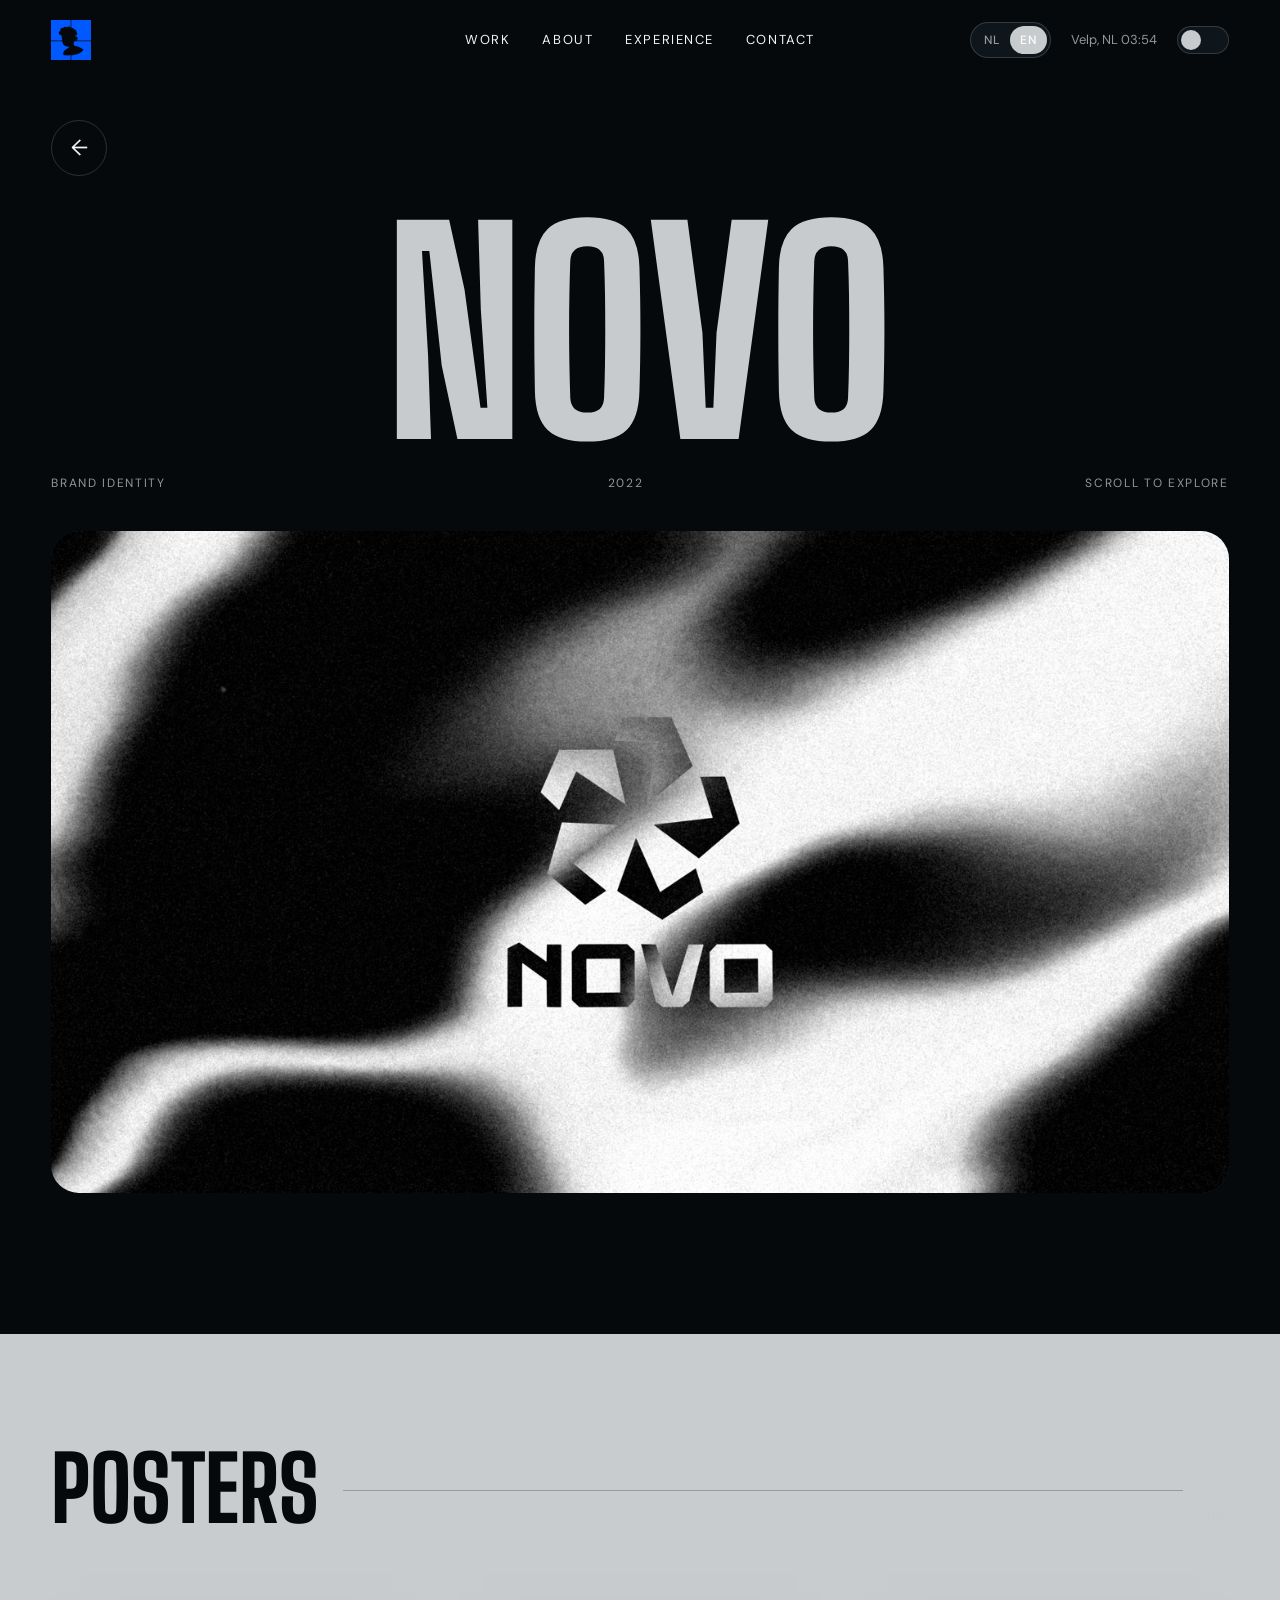
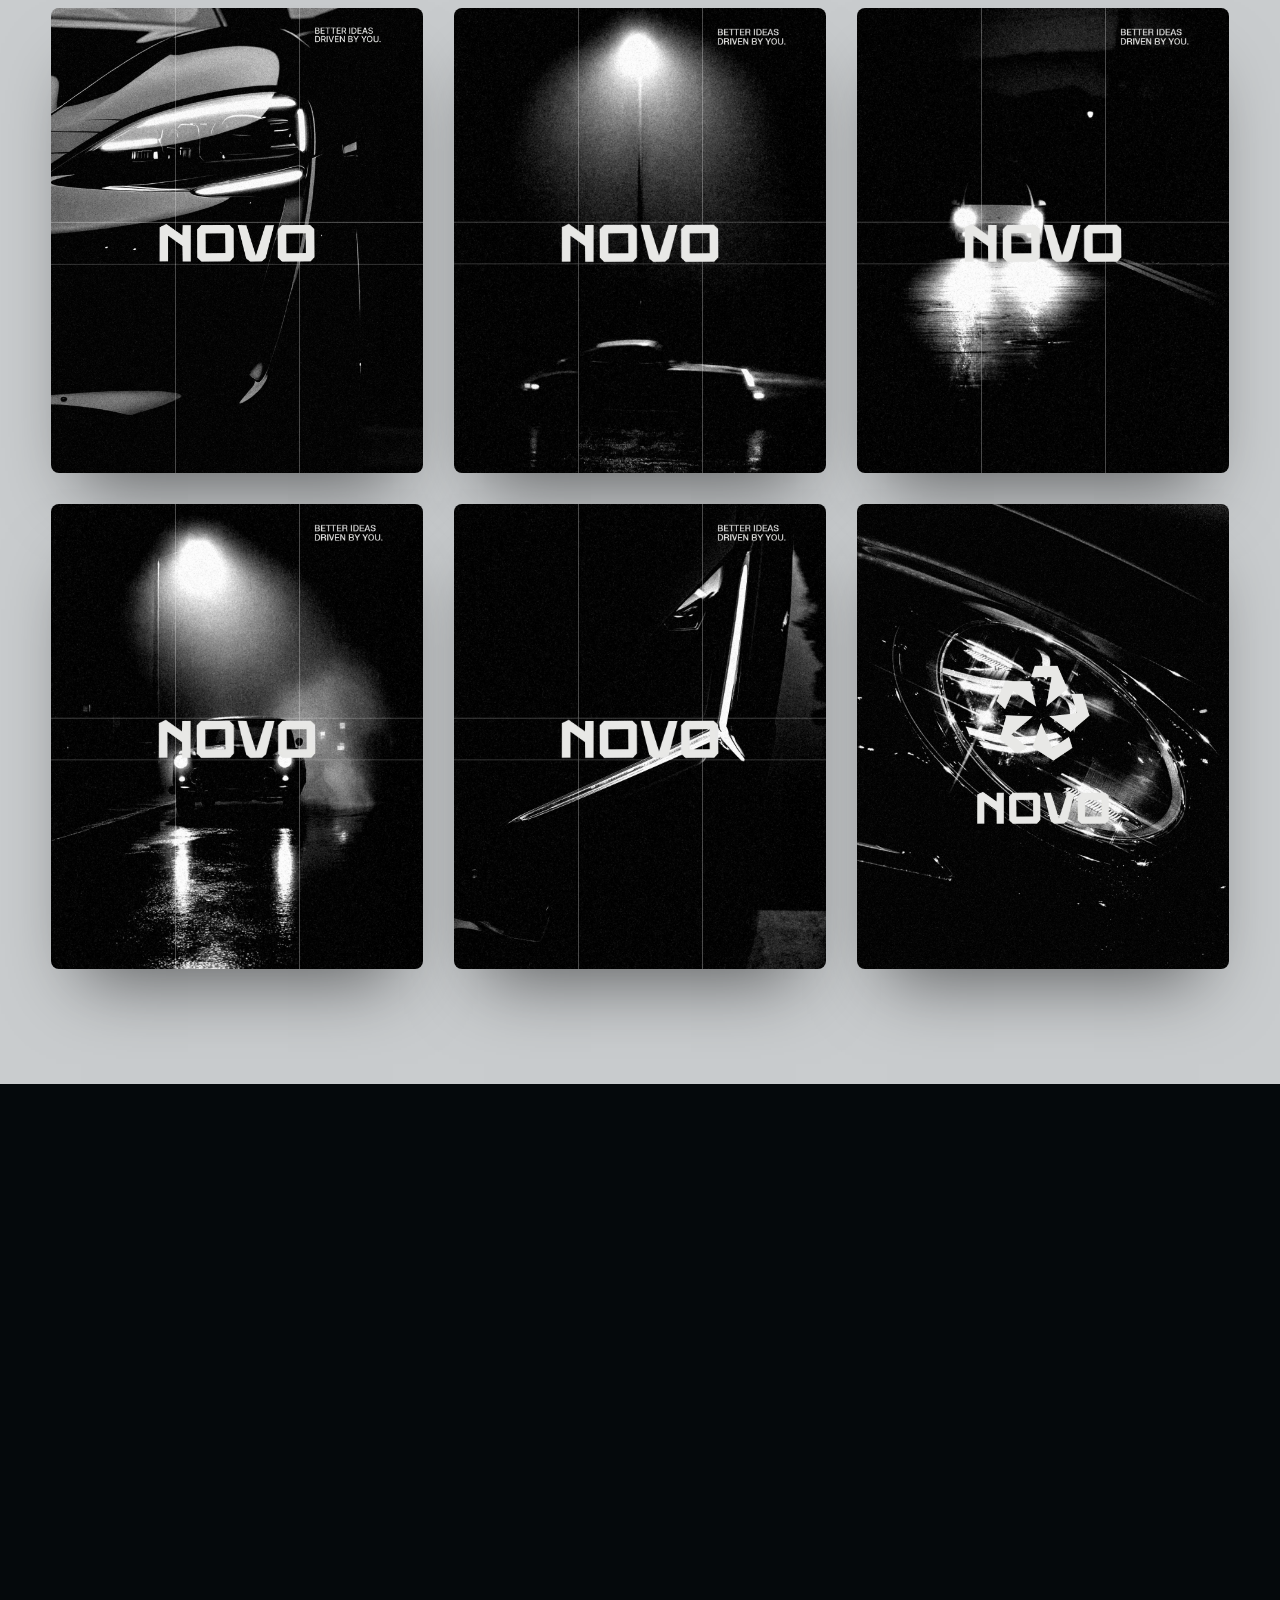
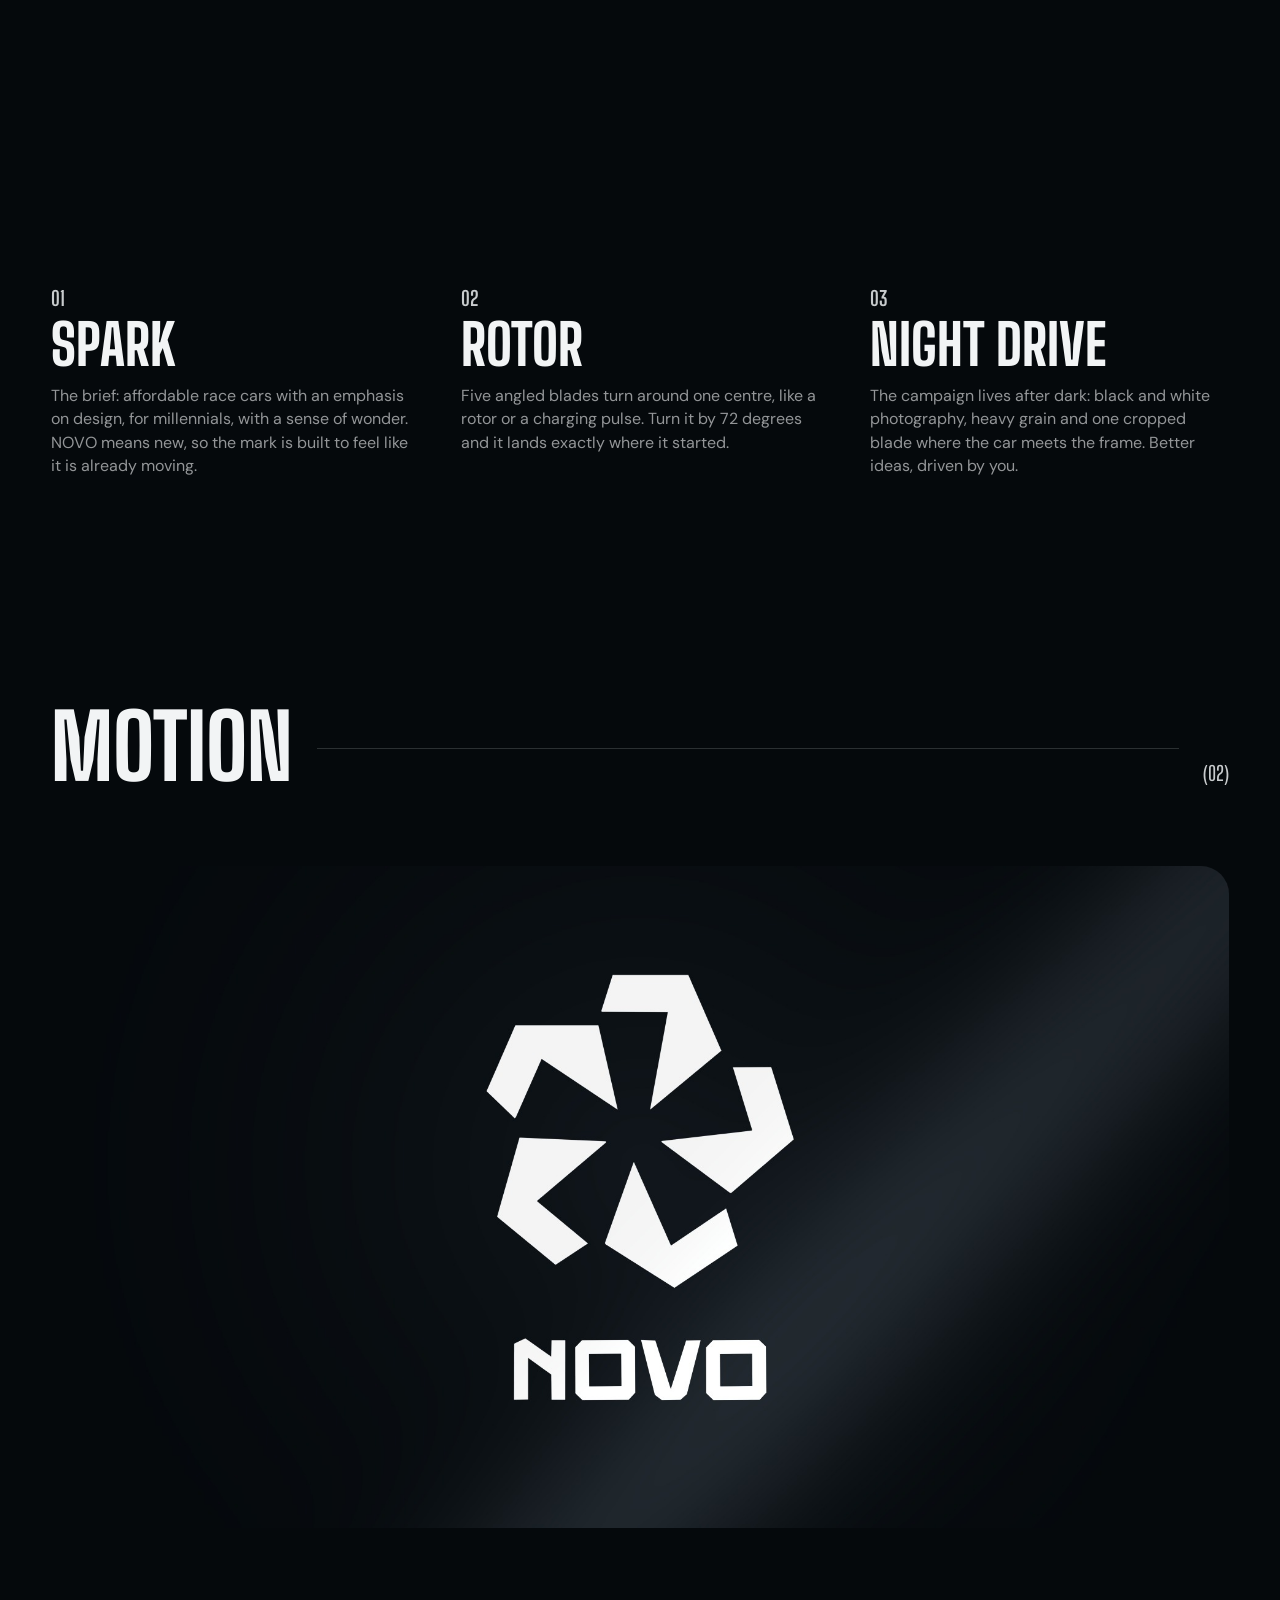
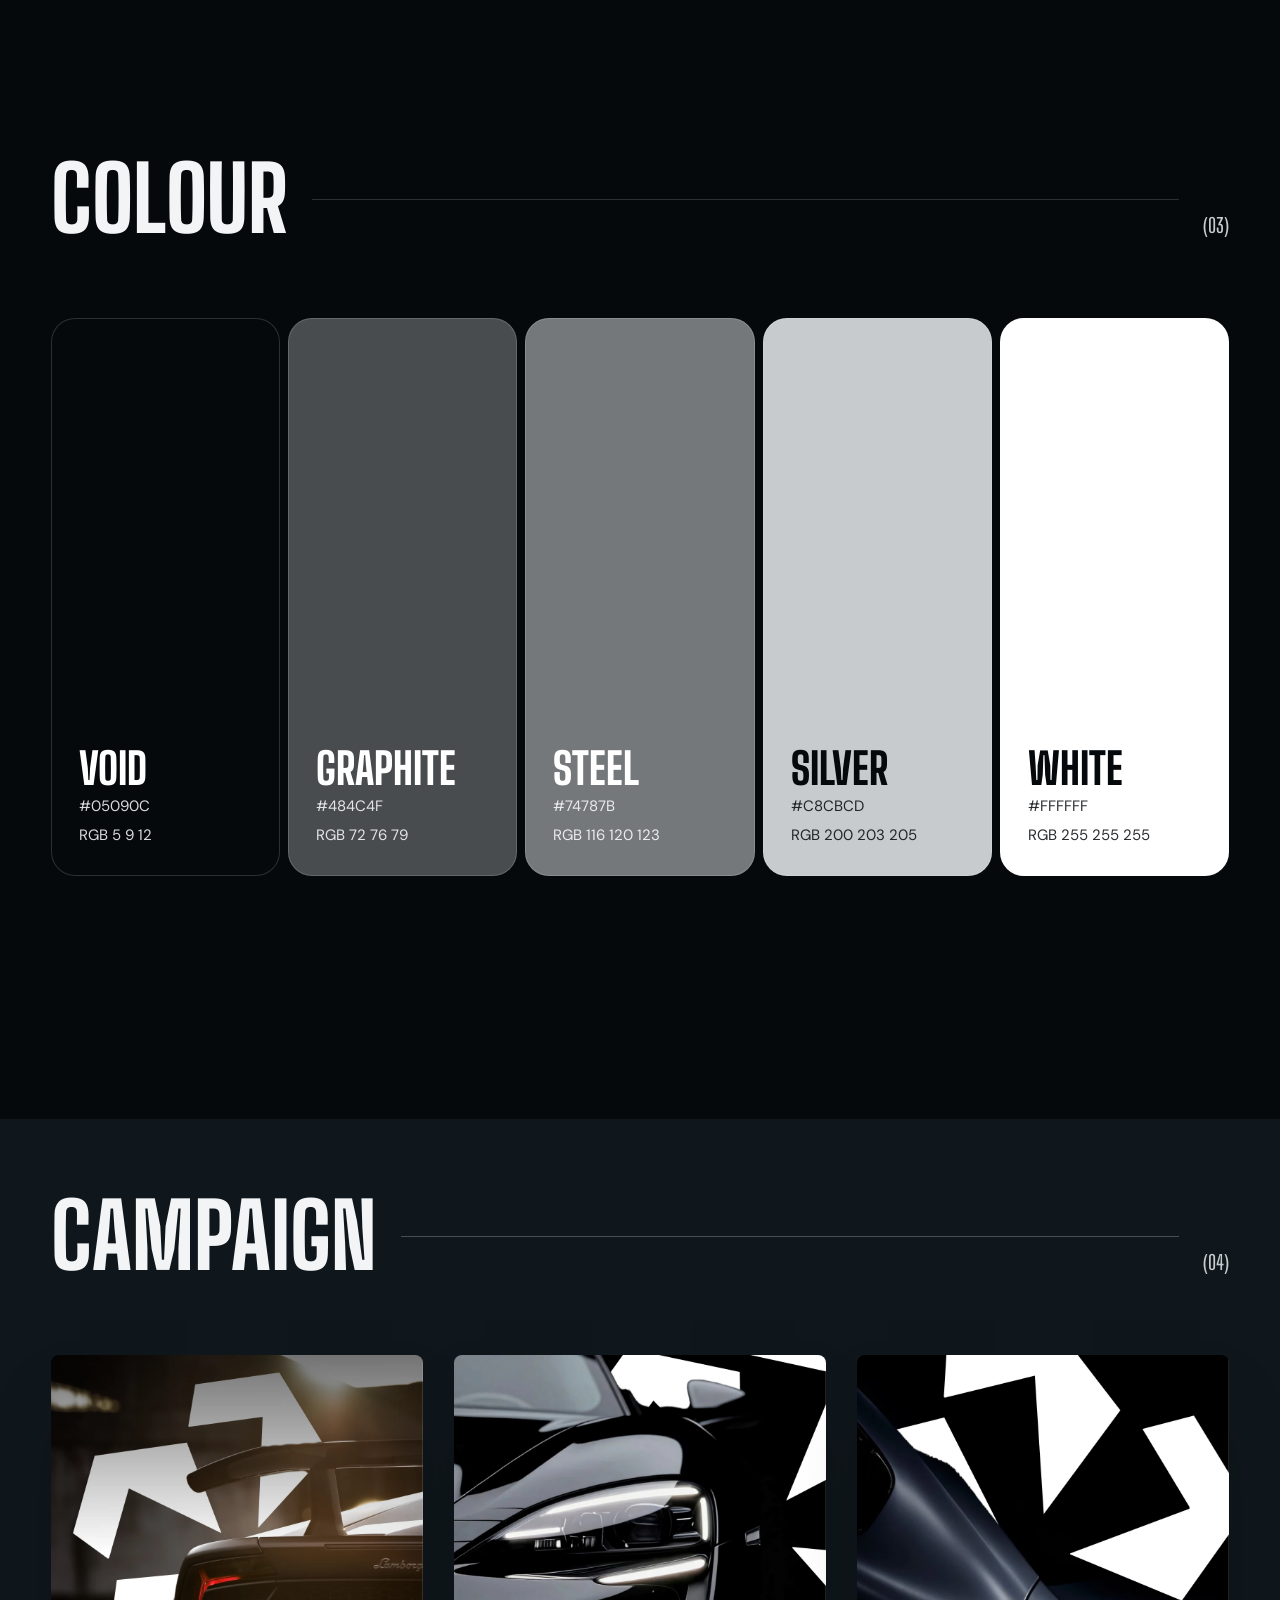
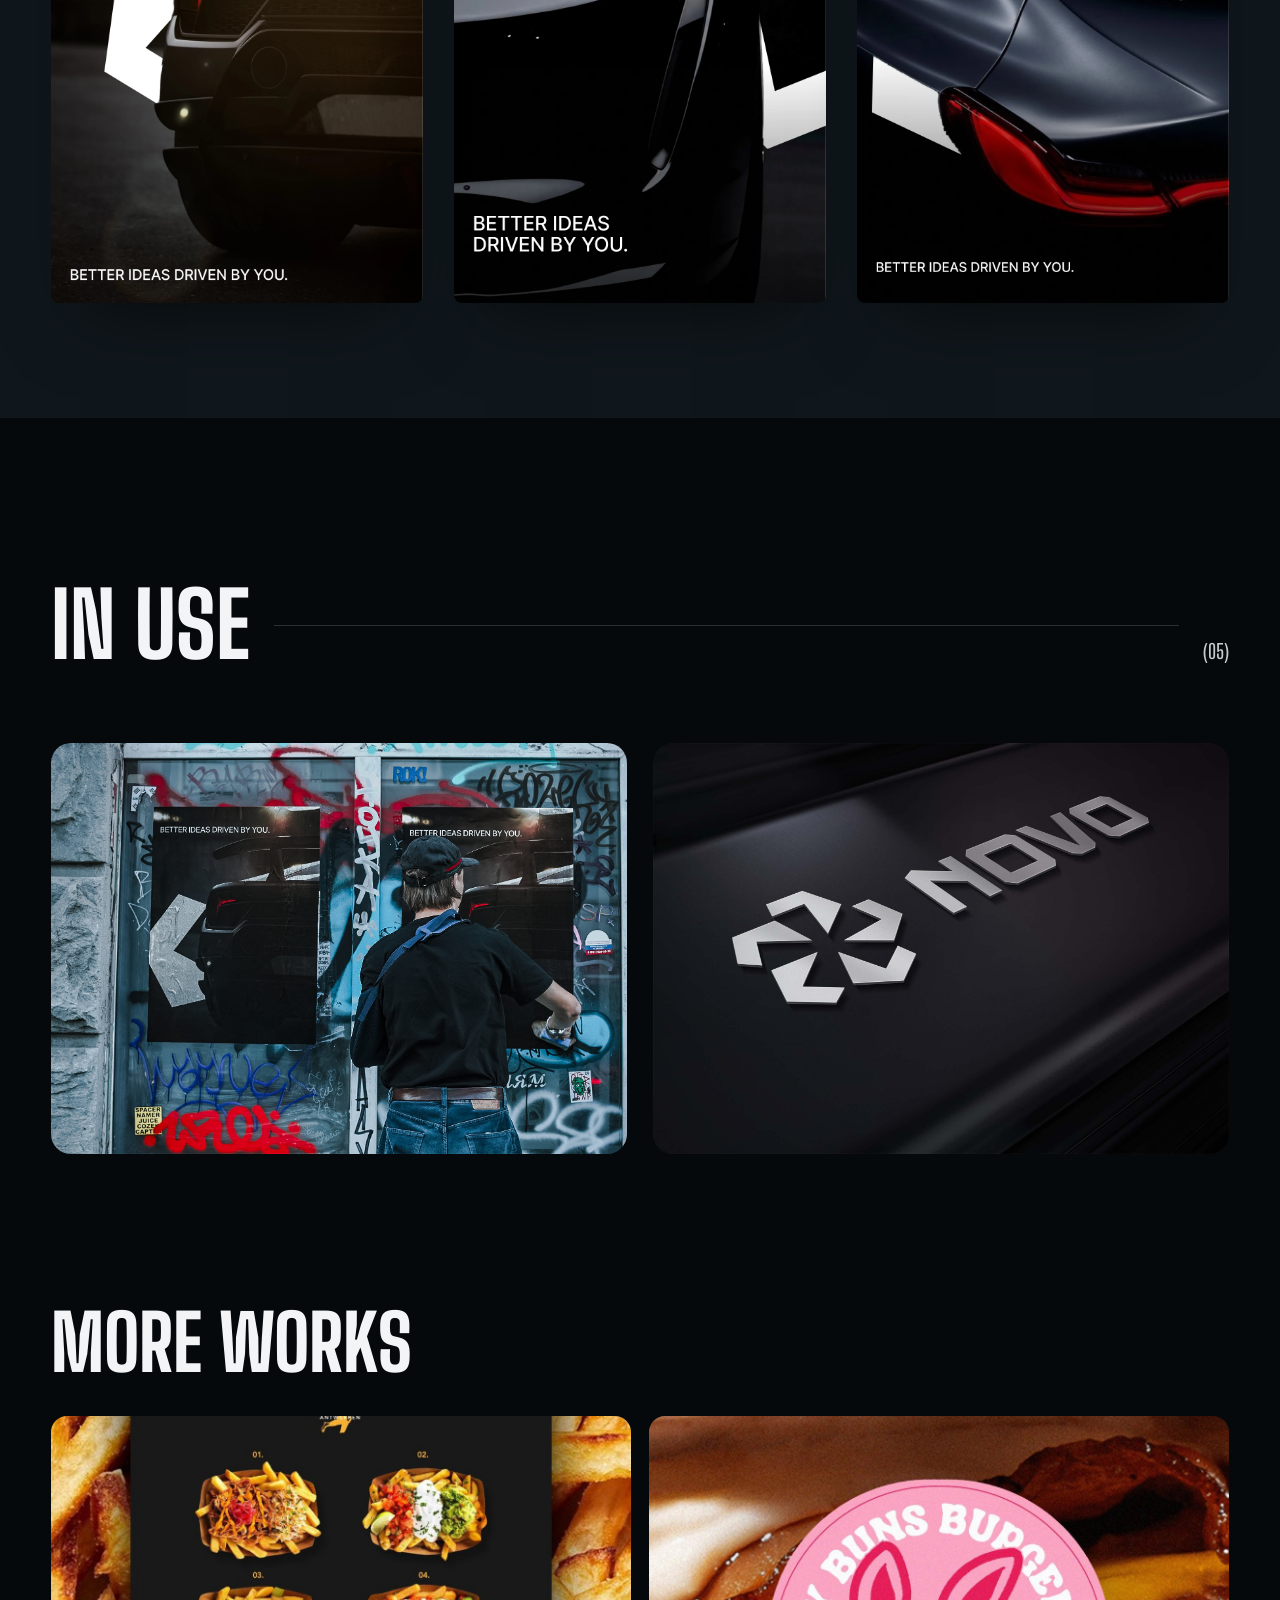
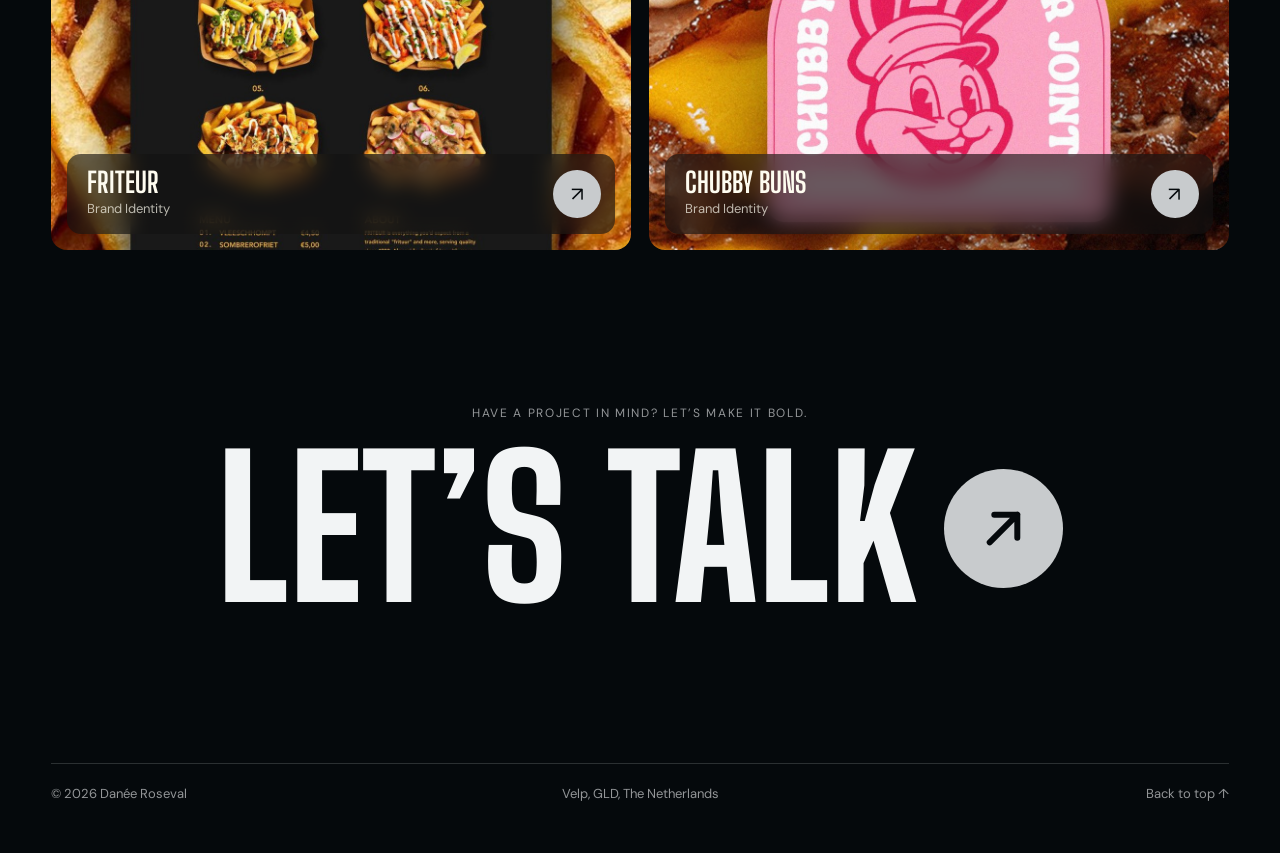
<file: novo.html>
<!doctype html>
<html lang="en" data-title-key="">
<head>
  <meta charset="utf-8">
  <meta name="viewport" content="width=device-width, initial-scale=1">
  <title>NOVO | Danée Roseval</title>
  <meta name="description" content="NOVO, brand identity by Danée Roseval.">
  <meta property="og:type" content="website">
  <meta property="og:site_name" content="Danée Roseval">
  <meta property="og:title" content="Danée Roseval | Brand &amp; Digital Designer">
  <meta property="og:description" content="Brand and digital designer building bold, characterful brands with a sharp graphic eye.">
  <meta property="og:url" content="https://daneeroseval.com/">
  <meta property="og:image" content="https://daneeroseval.com/assets/og-image.jpg">
  <meta property="og:image:width" content="1200">
  <meta property="og:image:height" content="627">
  <meta name="twitter:card" content="summary_large_image">
  <meta name="twitter:image" content="https://daneeroseval.com/assets/og-image.jpg">
  <link rel="icon" href="assets/logo.svg" type="image/svg+xml">
  <link rel="preconnect" href="https://fonts.googleapis.com">
  <link rel="preconnect" href="https://fonts.gstatic.com" crossorigin>
  <link href="https://fonts.googleapis.com/css2?family=Big+Shoulders+Display:wght@600;700;800&family=DM+Sans:opsz,wght@9..40,400;9..40,500&family=Inter:wght@400;600;800&display=swap" rel="stylesheet">
  <link rel="stylesheet" href="assets/styles.css">
  <link rel="stylesheet" href="assets/brand/brand.css">
  <script>try{var t=localStorage.getItem("theme");if(t)document.documentElement.dataset.theme=t}catch(e){}</script>
</head>
<body class="bc bc-novo" style="--bg:#05090C;--ink:#F2F4F5;--muted:rgba(242,244,245,.6);--line:rgba(242,244,245,.16);--surface:#0F161B;--blue:#C8CBCD;--on-blue:#05090C;--bc-line:rgba(242,244,245,.16)">
<header class="site-header">
  <div class="wrap">
    <a class="logo" href="index.html" data-i18n-attr="aria-label:aria.home" aria-label="Danée Roseval, home"><img src="assets/logo.svg" alt="" width="40" height="40"></a>
    <nav class="nav" aria-label="Main">
      <a href="index.html#work" data-i18n="nav.work">Work</a><a href="index.html#about" data-i18n="nav.about">About</a><a href="index.html#experience" data-i18n="nav.experience">Experience</a><a href="index.html#contact" data-i18n="nav.contact">Contact</a>
    </nav>
    <div class="header-right">
      <div class="lang" role="group" aria-label="Language"><button type="button" data-lang="nl">NL</button><button type="button" data-lang="en">EN</button></div>
      <span class="clock" data-i18n-attr="aria-label:aria.clock" aria-label="Local time in Velp"></span>
      <button class="theme-toggle" type="button" data-i18n-attr="aria-label:aria.theme" aria-label="Toggle dark mode"><span></span></button>
    </div>
  </div>
</header>
<main id="top">
    <section class="bc-hero wrap">
    <a class="cs-back" href="index.html#work" data-i18n-attr="aria-label:aria.back" aria-label="Back to all work">←</a>
    <h1 class="bc-title"><span>NOVO</span></h1>
    <div class="bc-meta label"><span data-i18n="tag.identity"></span><span>2022</span><span class="cs-scroll"><i class="wheel"></i><span data-i18n="scroll.explore"></span></span></div>
    <figure class="bc-hero-media reveal"><video src="assets/novo/novo-hero.mp4" poster="assets/novo/novo-hero-poster.jpg" autoplay muted loop playsinline preload="metadata"></video></figure>
  </section>
  <section class="bc-posters section" style="--pbg:#C9CCCE;--pfg:#05090C;--pc:3"><div class="wrap"><div class="section-head reveal"><h2 class="section-title" data-i18n="sec.posters"></h2><span class="rule"></span><span class="section-index">(01)</span></div><div class="grid"><figure class="reveal"><img src="assets/brand/novo/poster-a.webp" alt="" loading="lazy"></figure><figure class="reveal"><img src="assets/brand/novo/noct-1.jpg" alt="" loading="lazy"></figure><figure class="reveal"><img src="assets/brand/novo/noct-2.jpg" alt="" loading="lazy"></figure><figure class="reveal"><img src="assets/brand/novo/noct-3.jpg" alt="" loading="lazy"></figure><figure class="reveal"><img src="assets/brand/novo/noct-4.jpg" alt="" loading="lazy"></figure><figure class="reveal"><img src="assets/brand/novo/poster-b.webp" alt="" loading="lazy"></figure></div></div></section>
  <section class="section wrap"><div class="bc-intro"><h2 class="reveal" data-i18n-html="novo.desc"></h2><div class="info reveal"><span class="dot-label label" data-i18n="info.title"></span><details open><summary><span data-i18n="info.brief"></span><i>+</i></summary><p data-i18n="novo.challenge"></p></details><details><summary><span data-i18n="info.made"></span><i>+</i></summary><p data-i18n="novo.solution"></p></details><details><summary><span data-i18n="info.products"></span><i>+</i></summary><ul><li data-i18n="prod.logo"></li><li data-i18n="prod.anim"></li><li data-i18n="prod.system"></li><li data-i18n="prod.photo"></li><li data-i18n="prod.posters"></li></ul></details></div></div></section>
  <section class="section wrap"><div class="bc-chapters"><article class="reveal"><span class="num">01</span><h3 data-i18n="novo.s1.t"></h3><p data-i18n="novo.s1"></p></article><article class="reveal"><span class="num">02</span><h3 data-i18n="novo.s2.t"></h3><p data-i18n="novo.s2"></p></article><article class="reveal"><span class="num">03</span><h3 data-i18n="novo.s3.t"></h3><p data-i18n="novo.s3"></p></article></div></section>
  <section class="section wrap"><div class="section-head reveal"><h2 class="section-title" data-i18n="sec.motion"></h2><span class="rule"></span><span class="section-index">(02)</span></div><div class="bc-motion reveal"><video src="assets/novo/novo-animation-wide.mp4" poster="assets/novo/novo-animation-wide-poster.jpg" autoplay muted loop playsinline preload="metadata"></video></div></section>
  <section class="section wrap"><div class="section-head reveal"><h2 class="section-title" data-i18n="sec.colour"></h2><span class="rule"></span><span class="section-index">(03)</span></div><div class="bc-cols reveal"><button class="bc-col" type="button" style="--c:#05090C;--t:#fff" data-hex="#05090C"><span class="cp">Copy</span><span class="n" data-i18n="col.void"></span><span class="h">#05090C</span><span class="r">RGB 5 9 12</span></button><button class="bc-col" type="button" style="--c:#484C4F;--t:#fff" data-hex="#484C4F"><span class="cp">Copy</span><span class="n" data-i18n="col.graphite"></span><span class="h">#484C4F</span><span class="r">RGB 72 76 79</span></button><button class="bc-col" type="button" style="--c:#74787B;--t:#fff" data-hex="#74787B"><span class="cp">Copy</span><span class="n" data-i18n="col.steel"></span><span class="h">#74787B</span><span class="r">RGB 116 120 123</span></button><button class="bc-col" type="button" style="--c:#C8CBCD;--t:#05090C" data-hex="#C8CBCD"><span class="cp">Copy</span><span class="n" data-i18n="col.silver"></span><span class="h">#C8CBCD</span><span class="r">RGB 200 203 205</span></button><button class="bc-col" type="button" style="--c:#FFFFFF;--t:#05090C" data-hex="#FFFFFF"><span class="cp">Copy</span><span class="n" data-i18n="col.white"></span><span class="h">#FFFFFF</span><span class="r">RGB 255 255 255</span></button></div></section>
  <section class="bc-posters section" style="--pbg:#10171C;--pfg:#F2F4F5;--pc:3"><div class="wrap"><div class="section-head reveal"><h2 class="section-title" data-i18n="sec.campaign"></h2><span class="rule"></span><span class="section-index">(04)</span></div><div class="grid"><figure class="reveal"><img src="assets/brand/novo/poster-c1.webp" alt="" loading="lazy"></figure><figure class="reveal"><img src="assets/brand/novo/poster-c2.webp" alt="" loading="lazy"></figure><figure class="reveal"><img src="assets/brand/novo/poster-c3.webp" alt="" loading="lazy"></figure></div></div></section>
  <section class="section wrap"><div class="section-head reveal"><h2 class="section-title" data-i18n="sec.inuse"></h2><span class="rule"></span><span class="section-index">(05)</span></div><div class="bc-duo" style="--cols:1fr 1fr"><figure class="reveal"><img src="assets/novo/novo-street-posters.jpg" alt="" loading="lazy"></figure><figure class="reveal"><img src="assets/novo/novo-logo-metal-mockup.jpg" alt="" loading="lazy"></figure></div></section>
  <section class="wrap">
    <div class="rail-head reveal"><h2 data-i18n="more.title"></h2></div>
    <div class="more-grid" data-more="NOVO"></div>
  </section>
  <section class="talk wrap">
    <span class="label" data-i18n="talk.label"></span>
    <a href="mailto:info@daneeroseval.com"><span data-i18n="talk.cta"></span> <i>↗</i></a>
  </section>
  <div class="wrap">
    <footer class="site-footer" style="margin-top:0">
      <span>© <span data-year-now></span> Danée Roseval</span>
      <span data-i18n="footer.place"></span>
      <a href="#top" onclick="scrollTo({top:0,behavior:'smooth'});return false" data-i18n="footer.top"></a>
    </footer>
    <div style="height:48px"></div>
  </div>
</main>
<script src="assets/i18n.js"></script>
<script src="assets/main.js?v=13"></script>
<script src="assets/brand/brand.js"></script>
</body>
</html>
</file>
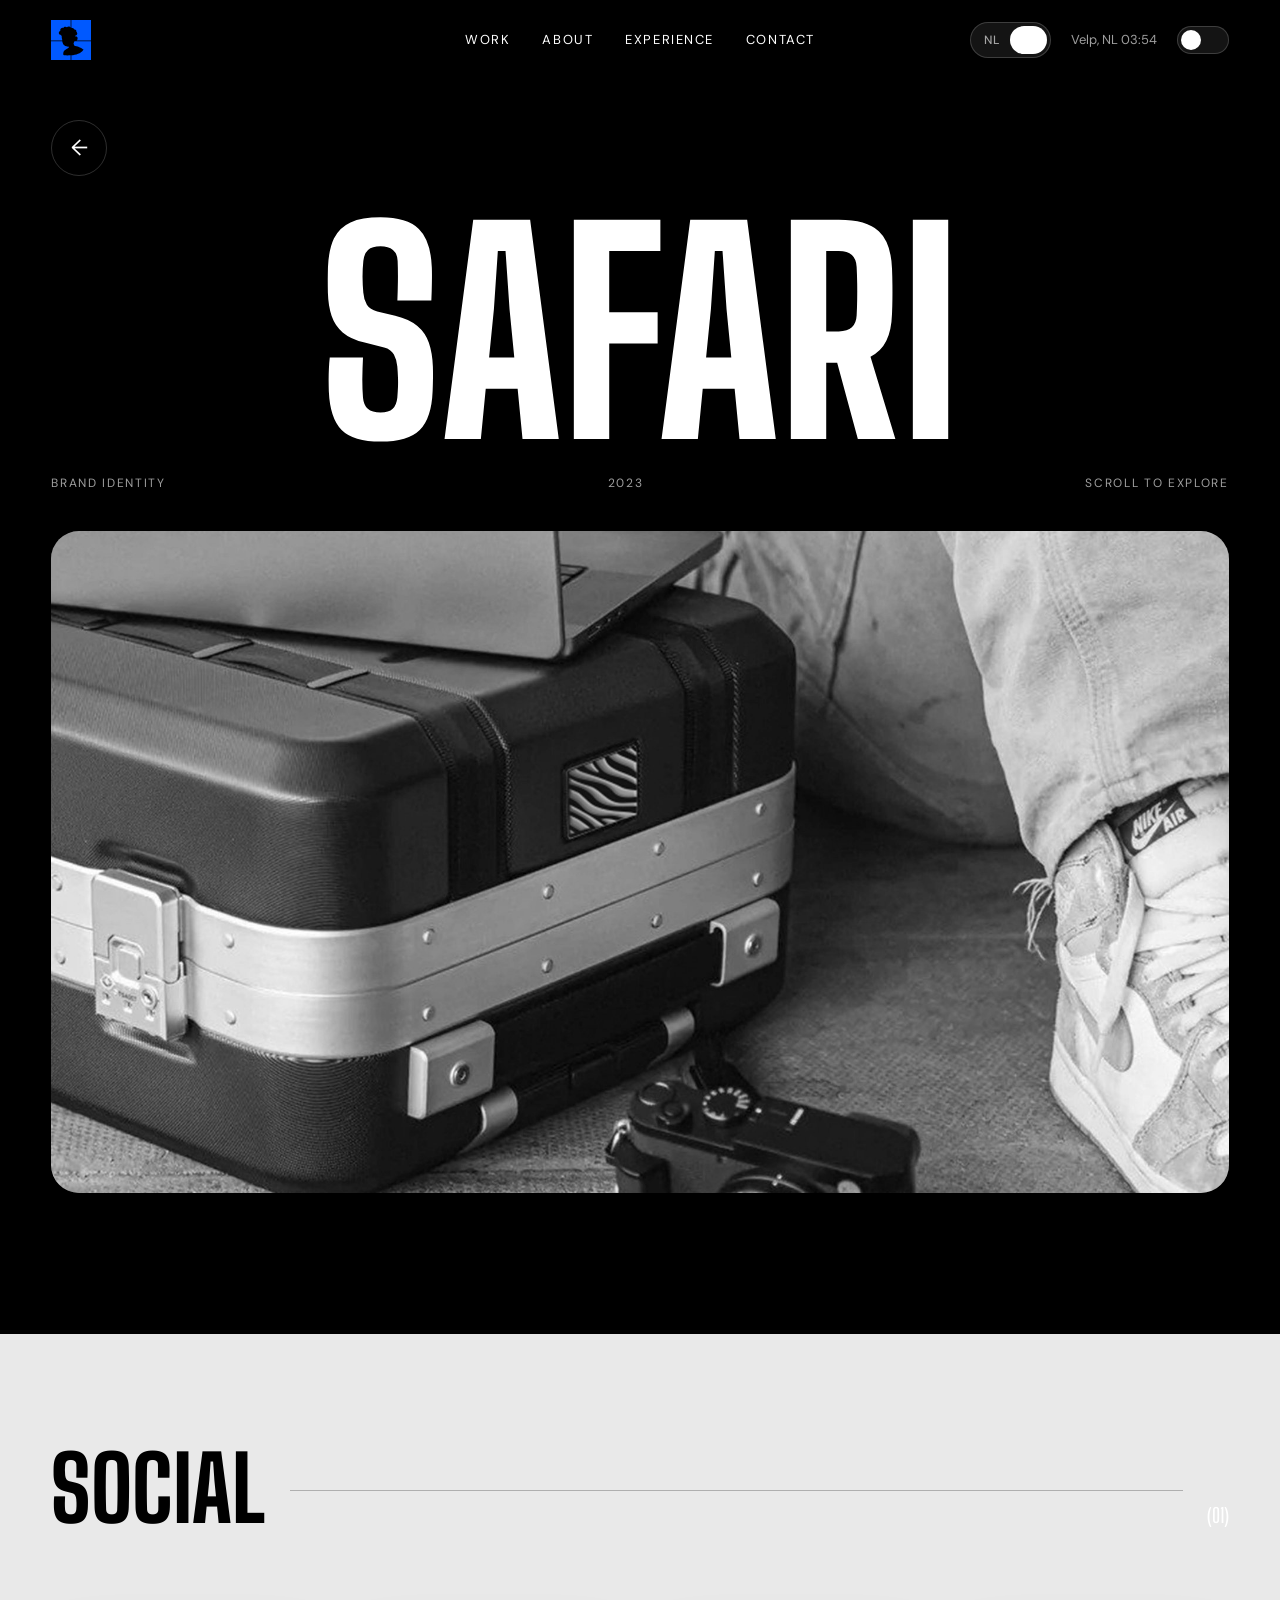
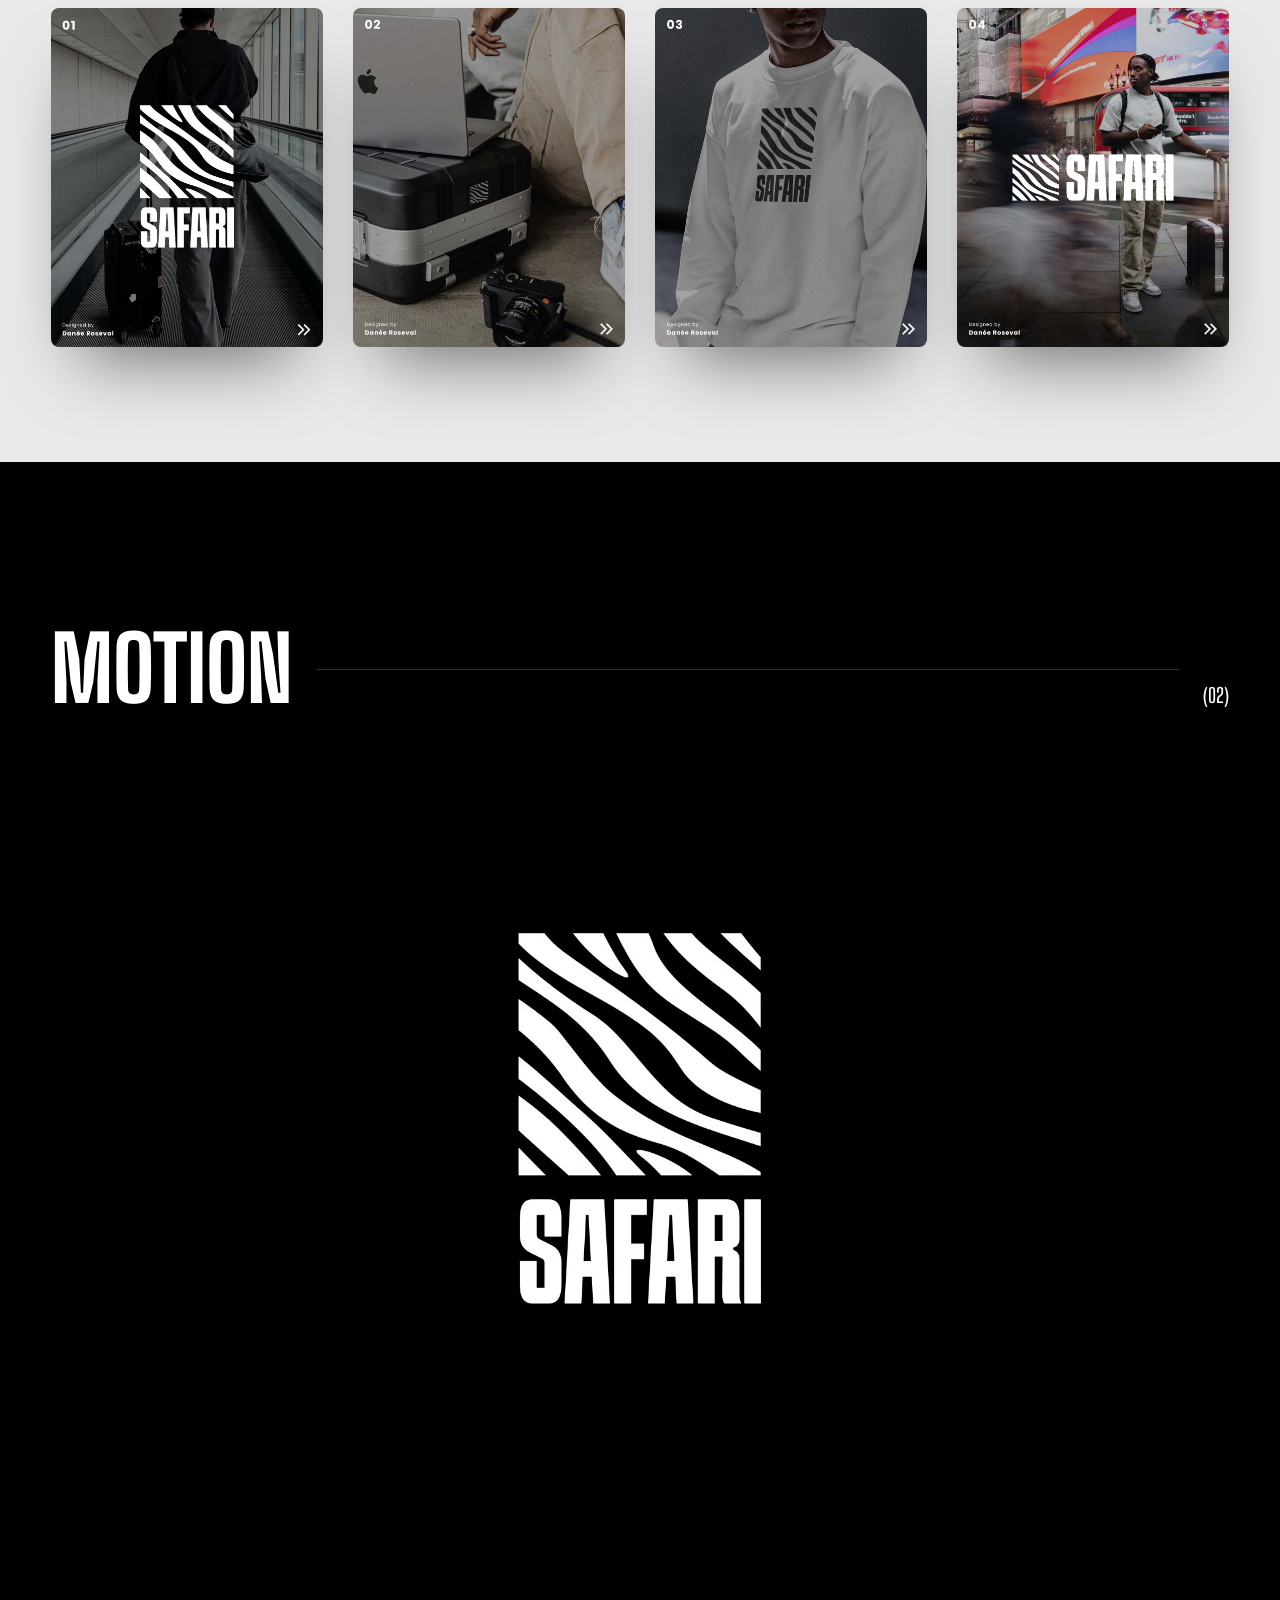
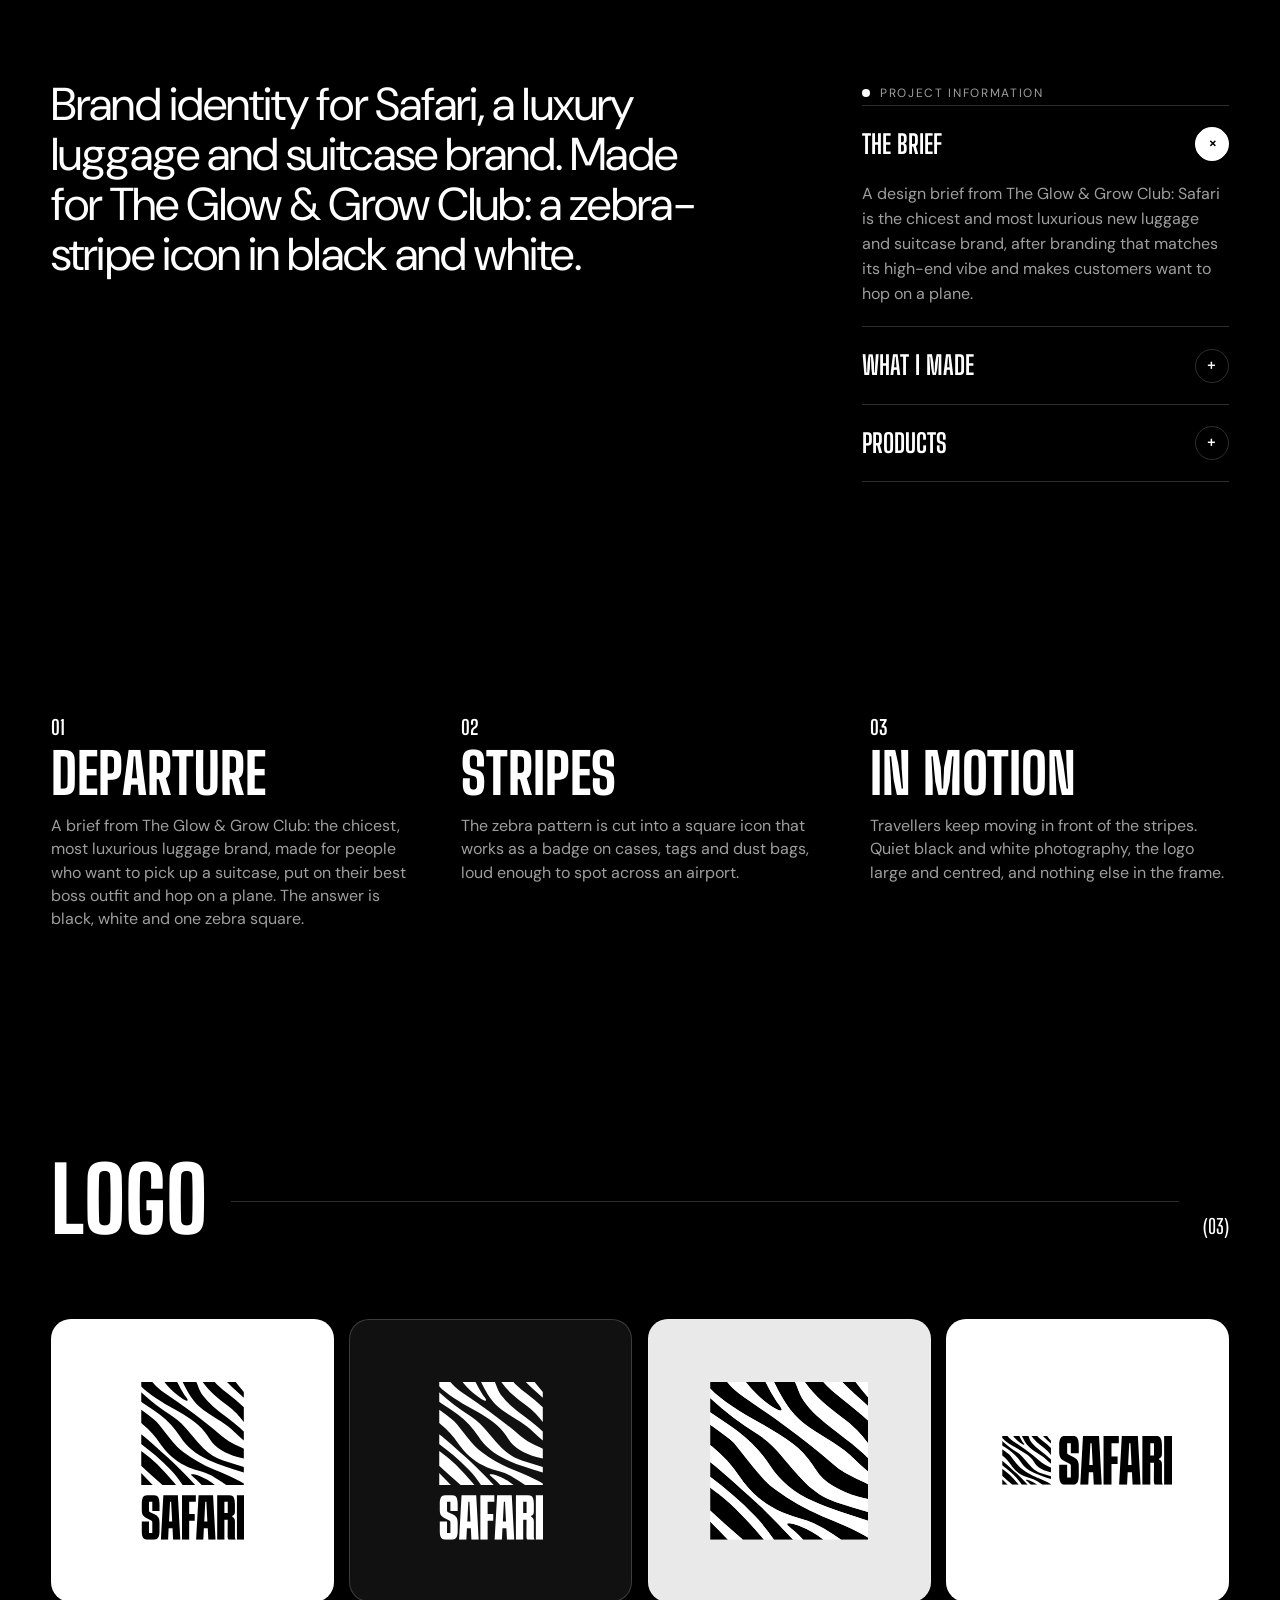
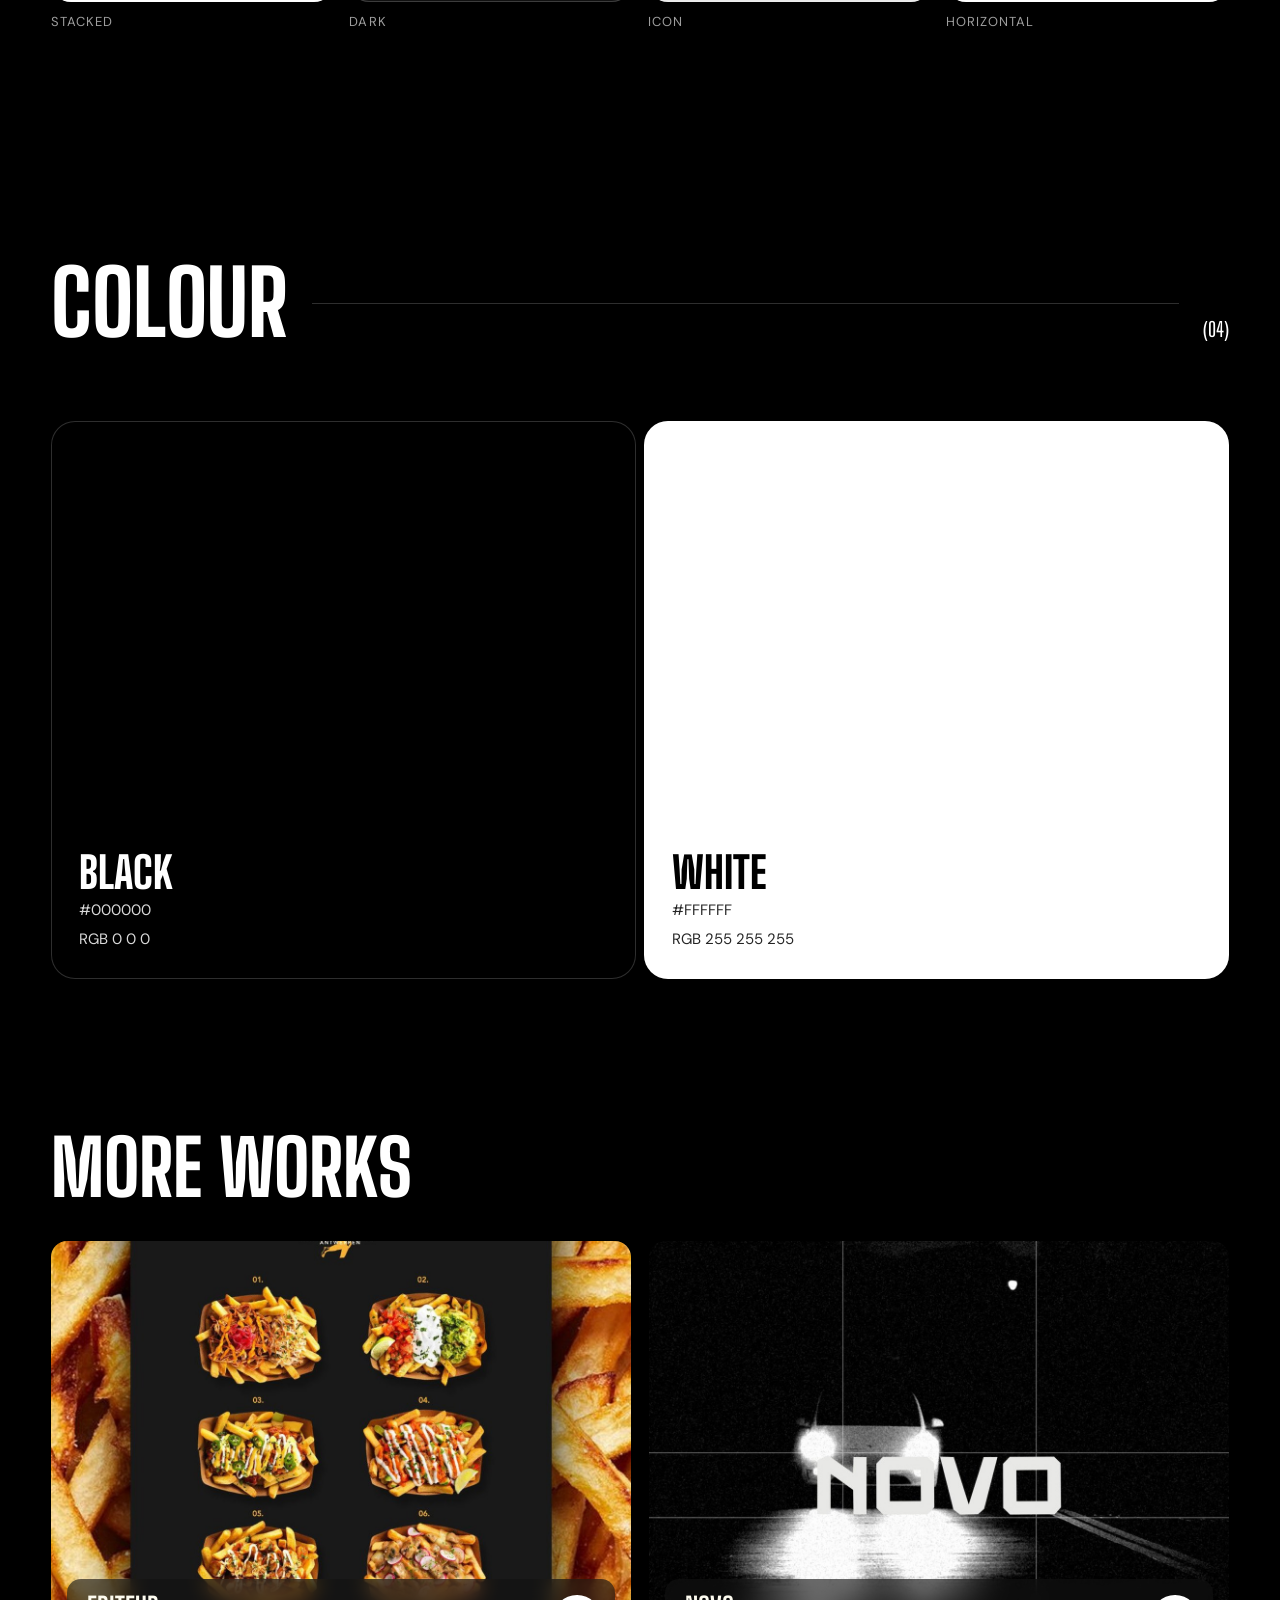
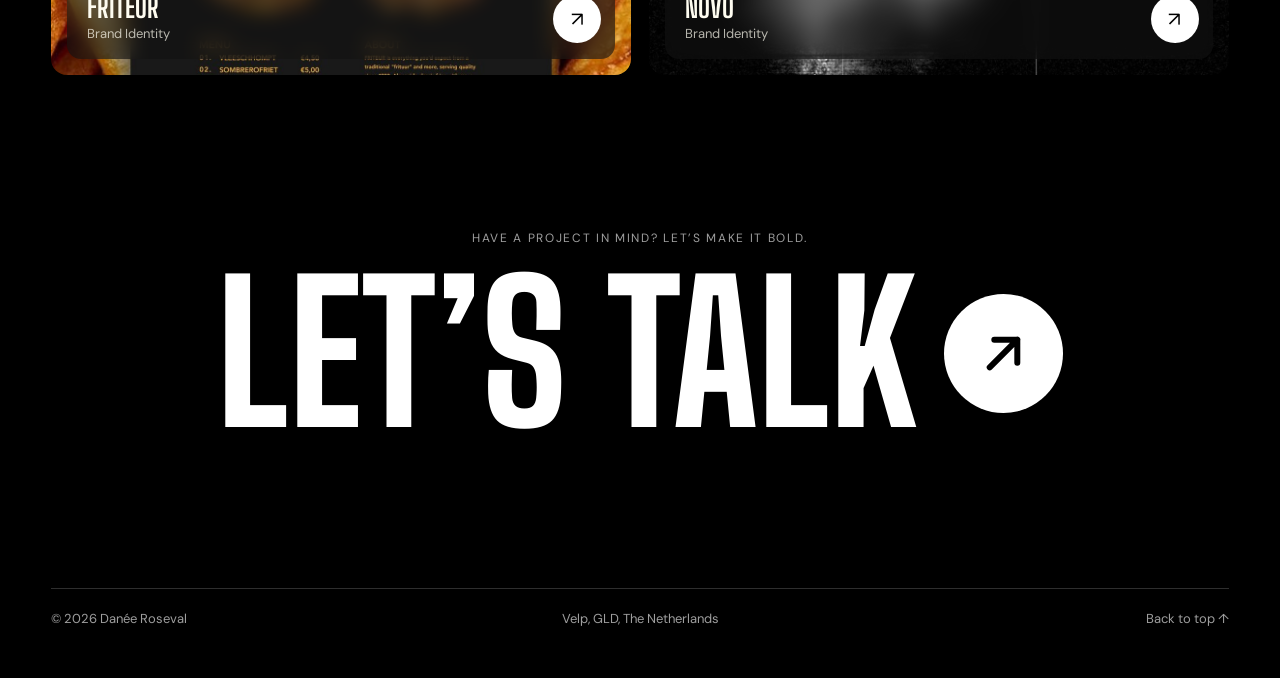
<file: safari.html>
<!doctype html>
<html lang="en" data-title-key="">
<head>
  <meta charset="utf-8">
  <meta name="viewport" content="width=device-width, initial-scale=1">
  <title>Safari | Danée Roseval</title>
  <meta name="description" content="Safari, brand identity by Danée Roseval.">
  <meta property="og:type" content="website">
  <meta property="og:site_name" content="Danée Roseval">
  <meta property="og:title" content="Danée Roseval | Brand &amp; Digital Designer">
  <meta property="og:description" content="Brand and digital designer building bold, characterful brands with a sharp graphic eye.">
  <meta property="og:url" content="https://daneeroseval.com/">
  <meta property="og:image" content="https://daneeroseval.com/assets/og-image.jpg">
  <meta property="og:image:width" content="1200">
  <meta property="og:image:height" content="627">
  <meta name="twitter:card" content="summary_large_image">
  <meta name="twitter:image" content="https://daneeroseval.com/assets/og-image.jpg">
  <link rel="icon" href="assets/logo.svg" type="image/svg+xml">
  <link rel="preconnect" href="https://fonts.googleapis.com">
  <link rel="preconnect" href="https://fonts.gstatic.com" crossorigin>
  <link href="https://fonts.googleapis.com/css2?family=Big+Shoulders+Display:wght@600;700;800&family=DM+Sans:opsz,wght@9..40,400;9..40,500&family=Poppins:wght@400;600&display=swap" rel="stylesheet">
  <link rel="stylesheet" href="assets/styles.css">
  <link rel="stylesheet" href="assets/brand/brand.css">
  <script>try{var t=localStorage.getItem("theme");if(t)document.documentElement.dataset.theme=t}catch(e){}</script>
</head>
<body class="bc bc-safari" style="--bg:#000000;--ink:#FFFFFF;--muted:rgba(255,255,255,.62);--line:rgba(255,255,255,.18);--surface:#141414;--blue:#FFFFFF;--on-blue:#000000;--bc-line:rgba(255,255,255,.18)">
<header class="site-header">
  <div class="wrap">
    <a class="logo" href="index.html" data-i18n-attr="aria-label:aria.home" aria-label="Danée Roseval, home"><img src="assets/logo.svg" alt="" width="40" height="40"></a>
    <nav class="nav" aria-label="Main">
      <a href="index.html#work" data-i18n="nav.work">Work</a><a href="index.html#about" data-i18n="nav.about">About</a><a href="index.html#experience" data-i18n="nav.experience">Experience</a><a href="index.html#contact" data-i18n="nav.contact">Contact</a>
    </nav>
    <div class="header-right">
      <div class="lang" role="group" aria-label="Language"><button type="button" data-lang="nl">NL</button><button type="button" data-lang="en">EN</button></div>
      <span class="clock" data-i18n-attr="aria-label:aria.clock" aria-label="Local time in Velp"></span>
      <button class="theme-toggle" type="button" data-i18n-attr="aria-label:aria.theme" aria-label="Toggle dark mode"><span></span></button>
    </div>
  </div>
</header>
<main id="top">
    <section class="bc-hero wrap">
    <a class="cs-back" href="index.html#work" data-i18n-attr="aria-label:aria.back" aria-label="Back to all work">←</a>
    <h1 class="bc-title"><span>Safari</span></h1>
    <div class="bc-meta label"><span data-i18n="tag.identity"></span><span>2023</span><span class="cs-scroll"><i class="wheel"></i><span data-i18n="scroll.explore"></span></span></div>
    <figure class="bc-hero-media reveal" style="--r:16/9"><img src="assets/safari/safari-web-suitcase-detail-bw.jpg" alt=""></figure>
  </section>
  <section class="bc-posters section" style="--pbg:#E9E9E9;--pfg:#000000;--pc:4"><div class="wrap"><div class="section-head reveal"><h2 class="section-title" data-i18n="sec.feed"></h2><span class="rule"></span><span class="section-index">(01)</span></div><div class="grid"><figure class="reveal"><img src="assets/safari/safari-instagram-01-walkway-airport.jpg" alt="" loading="lazy"></figure><figure class="reveal"><img src="assets/safari/safari-instagram-02-suitcase-laptop-camera.jpg" alt="" loading="lazy"></figure><figure class="reveal"><img src="assets/safari/safari-instagram-03-sweatshirt-print.jpg" alt="" loading="lazy"></figure><figure class="reveal"><img src="assets/safari/safari-instagram-04-street-london.jpg" alt="" loading="lazy"></figure></div></div></section>
  <section class="section wrap"><div class="section-head reveal"><h2 class="section-title" data-i18n="sec.motion"></h2><span class="rule"></span><span class="section-index">(02)</span></div><div class="bc-motion reveal"><video src="assets/safari/safari-logo-anim.mp4" poster="assets/safari/safari-logo-anim-poster.jpg" autoplay muted loop playsinline preload="metadata"></video></div></section>
  <section class="section wrap"><div class="bc-intro"><h2 class="reveal" data-i18n-html="safari.desc"></h2><div class="info reveal"><span class="dot-label label" data-i18n="info.title"></span><details open><summary><span data-i18n="info.brief"></span><i>+</i></summary><p data-i18n="safari.challenge"></p></details><details><summary><span data-i18n="info.made"></span><i>+</i></summary><p data-i18n="safari.solution"></p></details><details><summary><span data-i18n="info.products"></span><i>+</i></summary><ul><li data-i18n="prod.logo"></li><li data-i18n="prod.anim"></li><li data-i18n="prod.icon"></li><li data-i18n="prod.instagram"></li></ul></details></div></div></section>
  <section class="section wrap"><div class="bc-chapters"><article class="reveal"><span class="num">01</span><h3 data-i18n="safari.s1.t"></h3><p data-i18n="safari.s1"></p></article><article class="reveal"><span class="num">02</span><h3 data-i18n="safari.s2.t"></h3><p data-i18n="safari.s2"></p></article><article class="reveal"><span class="num">03</span><h3 data-i18n="safari.s3.t"></h3><p data-i18n="safari.s3"></p></article></div></section>
  <section class="section wrap"><div class="section-head reveal"><h2 class="section-title" data-i18n="sec.logo"></h2><span class="rule"></span><span class="section-index">(03)</span></div><div class="bc-logos" style="--lc:4"><figure class="reveal"><div class="tile" style="background:#FFFFFF"><img src="assets/brand/safari/logo-stacked.svg" alt="" style=""></div><figcaption data-i18n="st.stacked"></figcaption></figure><figure class="reveal"><div class="tile" style="background:#111111"><img src="assets/brand/safari/logo-stacked.svg" alt="" style="filter:invert(1);"></div><figcaption data-i18n="st.dark"></figcaption></figure><figure class="reveal"><div class="tile" style="background:#E9E9E9"><img src="assets/brand/safari/logo-icon.svg" alt="" style=""></div><figcaption data-i18n="st.icon"></figcaption></figure><figure class="reveal"><div class="tile" style="background:#FFFFFF"><img src="assets/brand/safari/logo-horizontal.svg" alt="" style=""></div><figcaption data-i18n="st.horizontal"></figcaption></figure></div></section>
  <section class="section wrap"><div class="section-head reveal"><h2 class="section-title" data-i18n="sec.colour"></h2><span class="rule"></span><span class="section-index">(04)</span></div><div class="bc-cols reveal"><button class="bc-col" type="button" style="--c:#000000;--t:#fff" data-hex="#000000"><span class="cp">Copy</span><span class="n" data-i18n="col.black"></span><span class="h">#000000</span><span class="r">RGB 0 0 0</span></button><button class="bc-col" type="button" style="--c:#FFFFFF;--t:#000" data-hex="#FFFFFF"><span class="cp">Copy</span><span class="n" data-i18n="col.white"></span><span class="h">#FFFFFF</span><span class="r">RGB 255 255 255</span></button></div></section>
  <section class="wrap">
    <div class="rail-head reveal"><h2 data-i18n="more.title"></h2></div>
    <div class="more-grid" data-more="Safari"></div>
  </section>
  <section class="talk wrap">
    <span class="label" data-i18n="talk.label"></span>
    <a href="mailto:info@daneeroseval.com"><span data-i18n="talk.cta"></span> <i>↗</i></a>
  </section>
  <div class="wrap">
    <footer class="site-footer" style="margin-top:0">
      <span>© <span data-year-now></span> Danée Roseval</span>
      <span data-i18n="footer.place"></span>
      <a href="#top" onclick="scrollTo({top:0,behavior:'smooth'});return false" data-i18n="footer.top"></a>
    </footer>
    <div style="height:48px"></div>
  </div>
</main>
<script src="assets/i18n.js"></script>
<script src="assets/main.js?v=13"></script>
<script src="assets/brand/brand.js"></script>
</body>
</html>
</file>
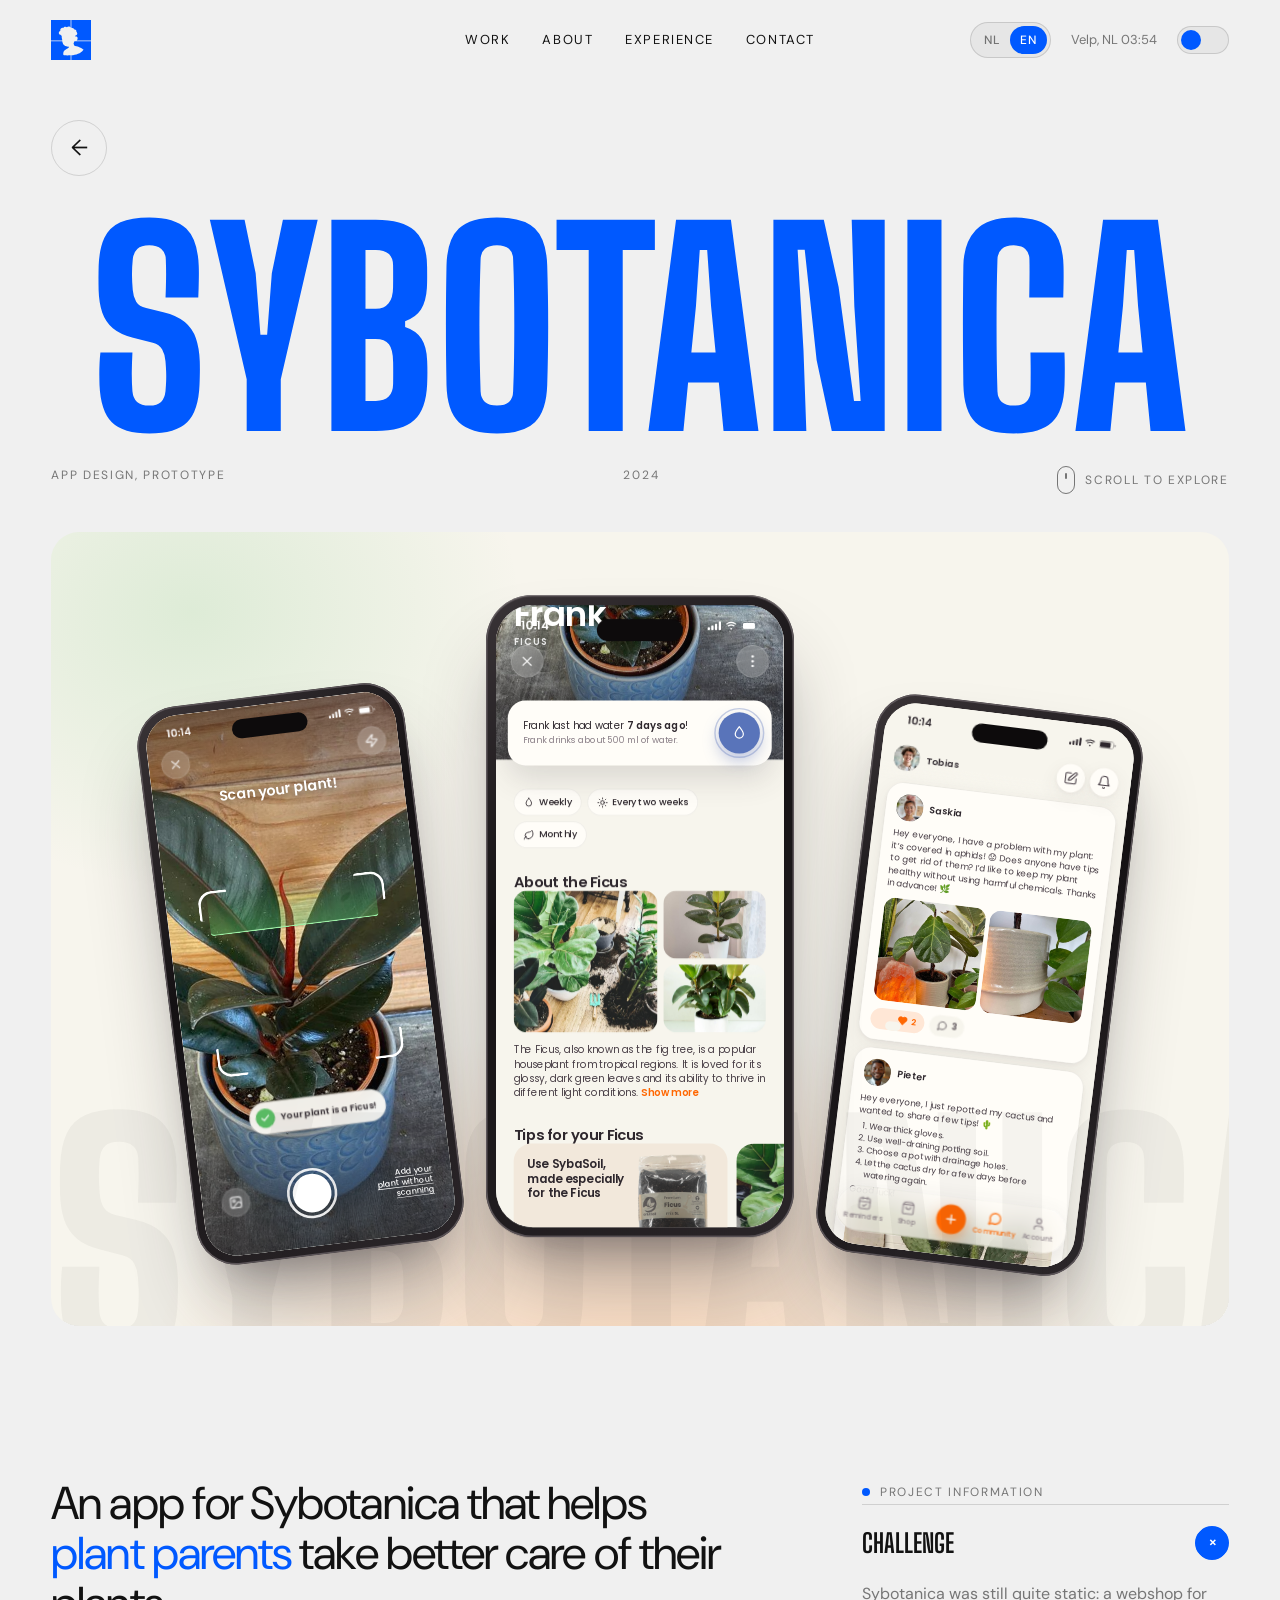
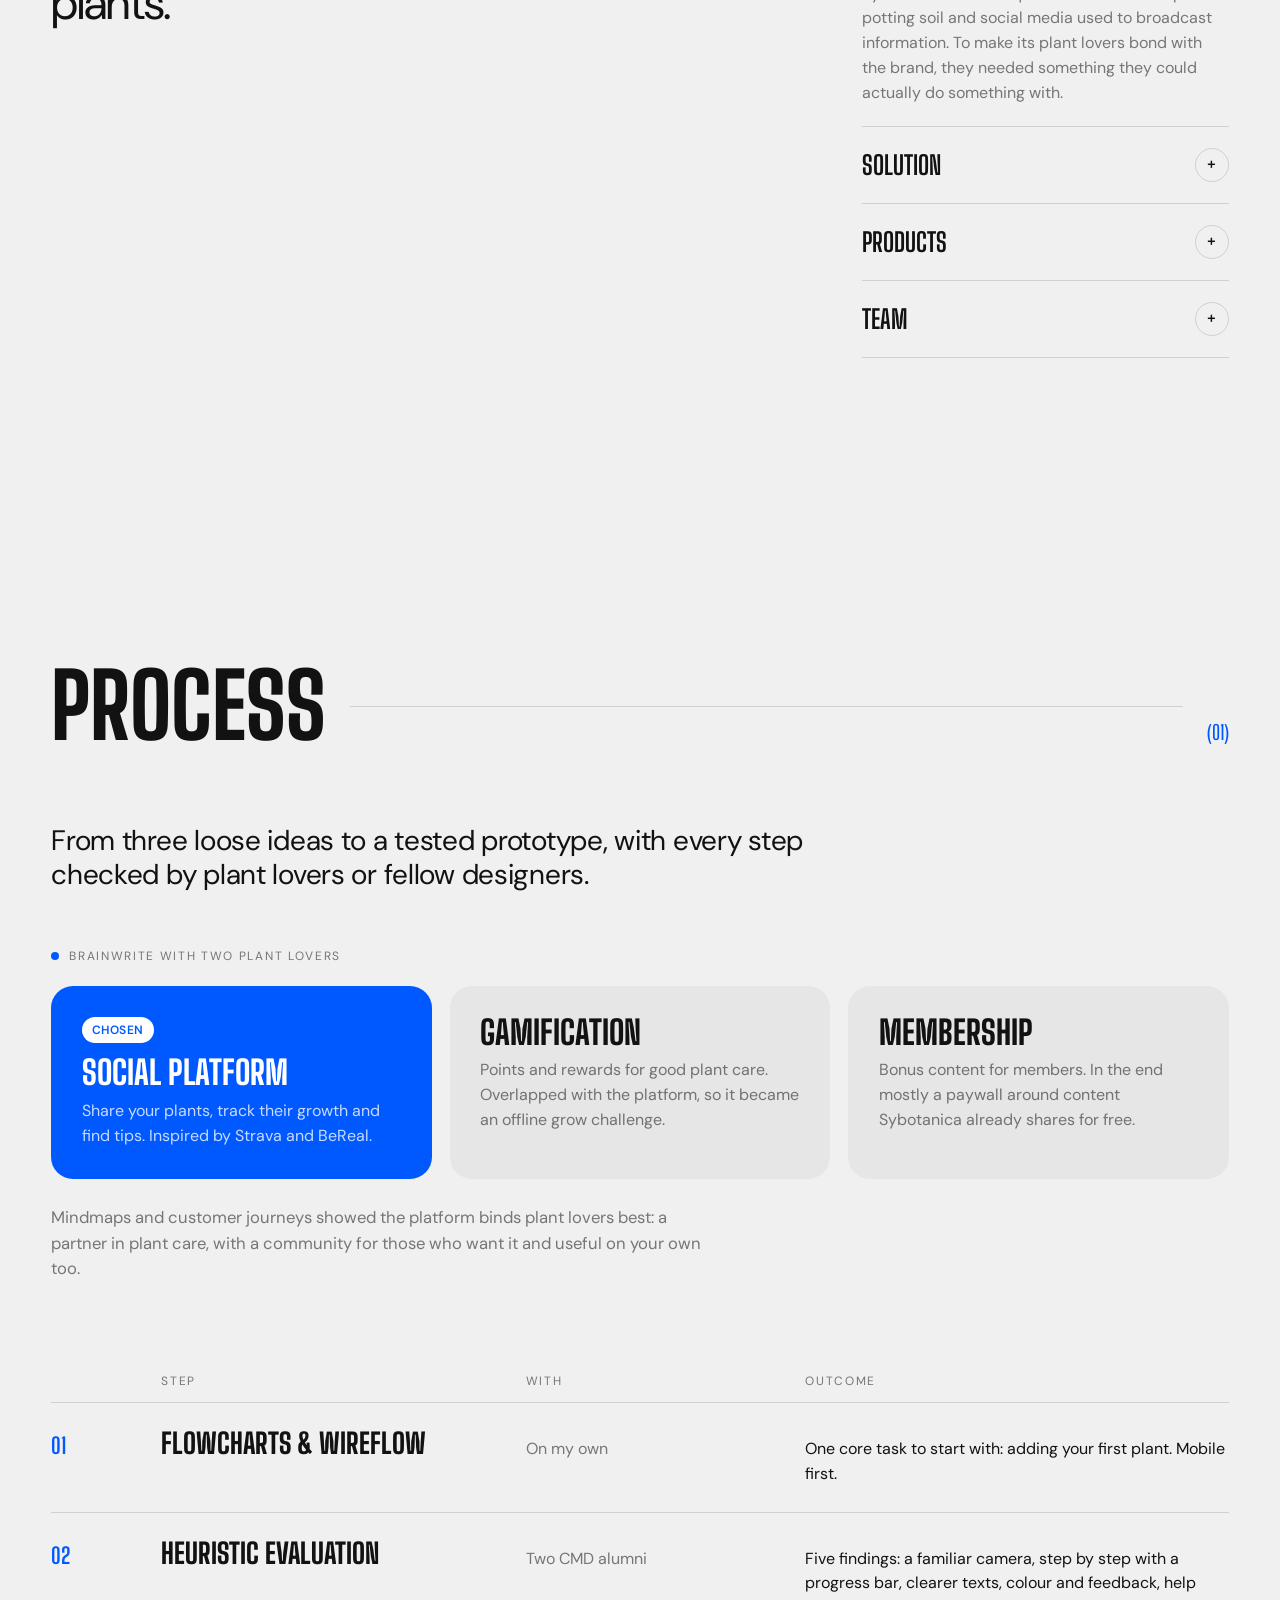
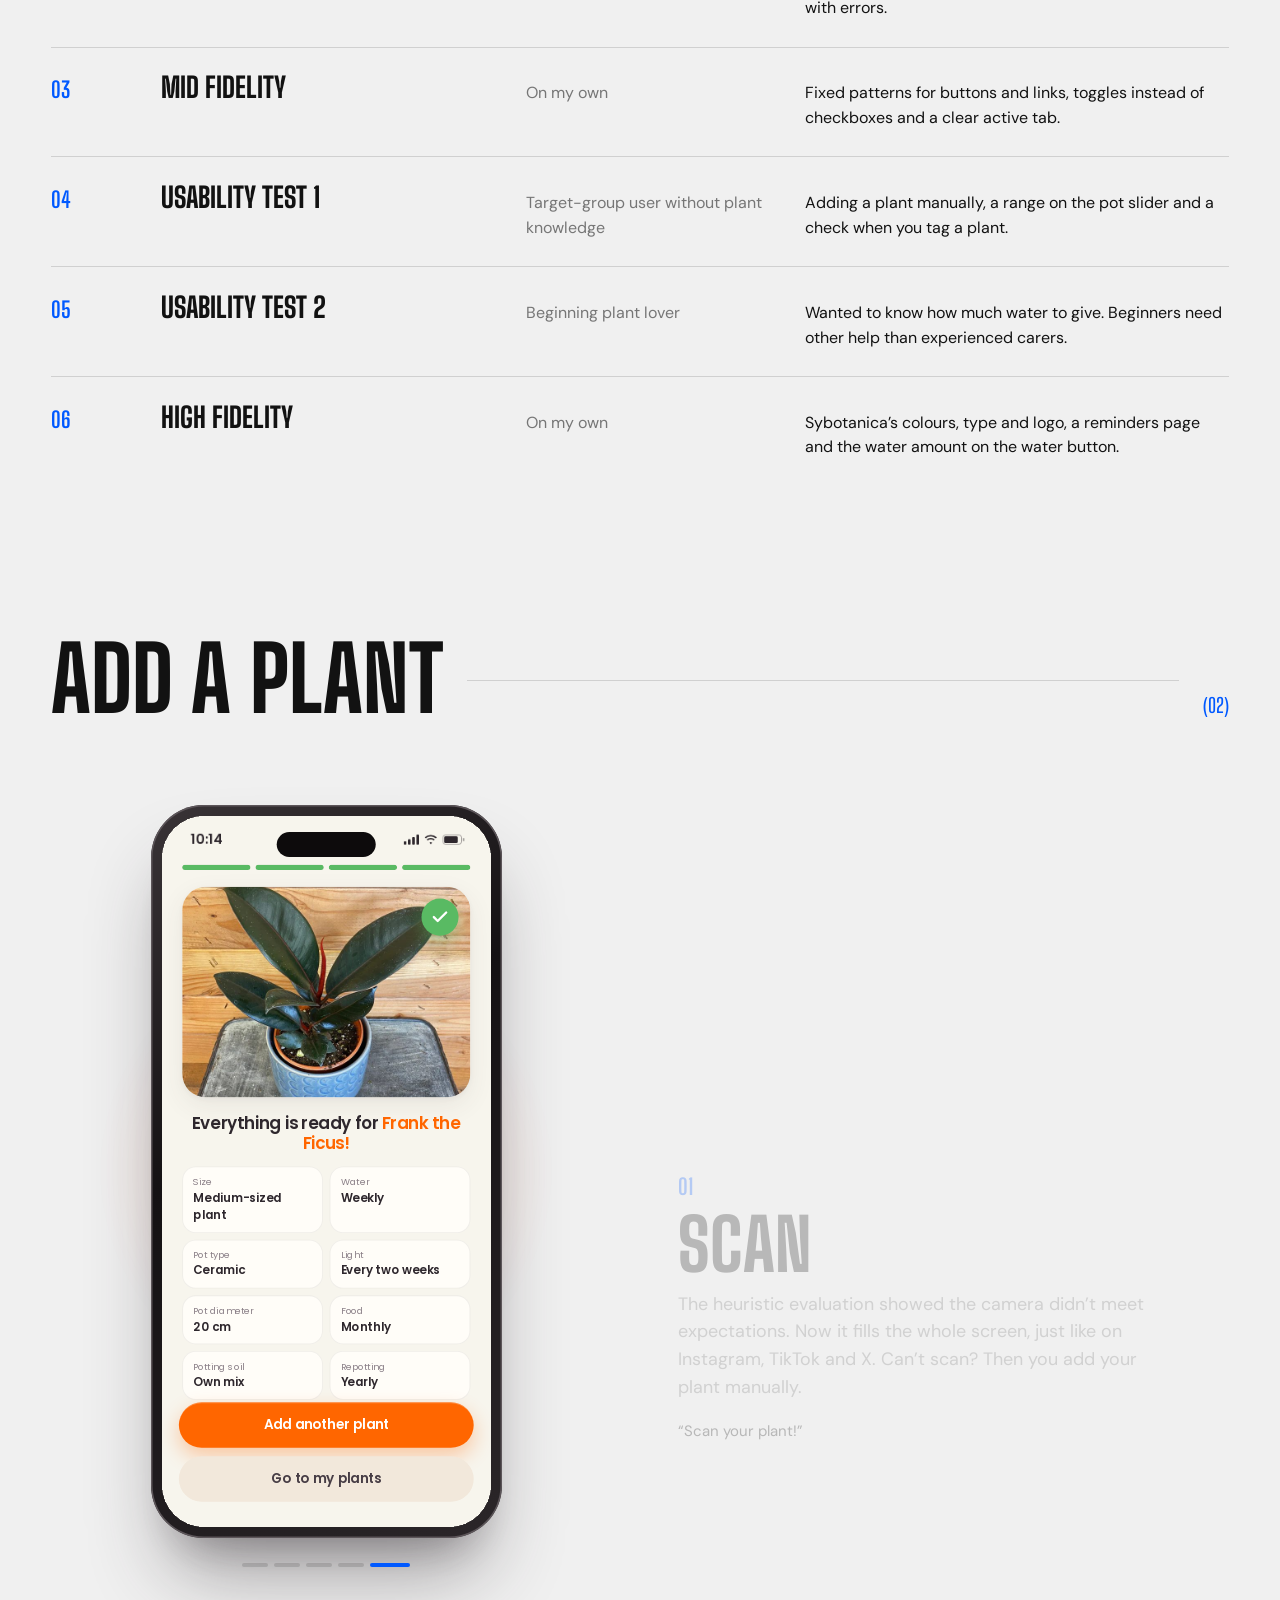
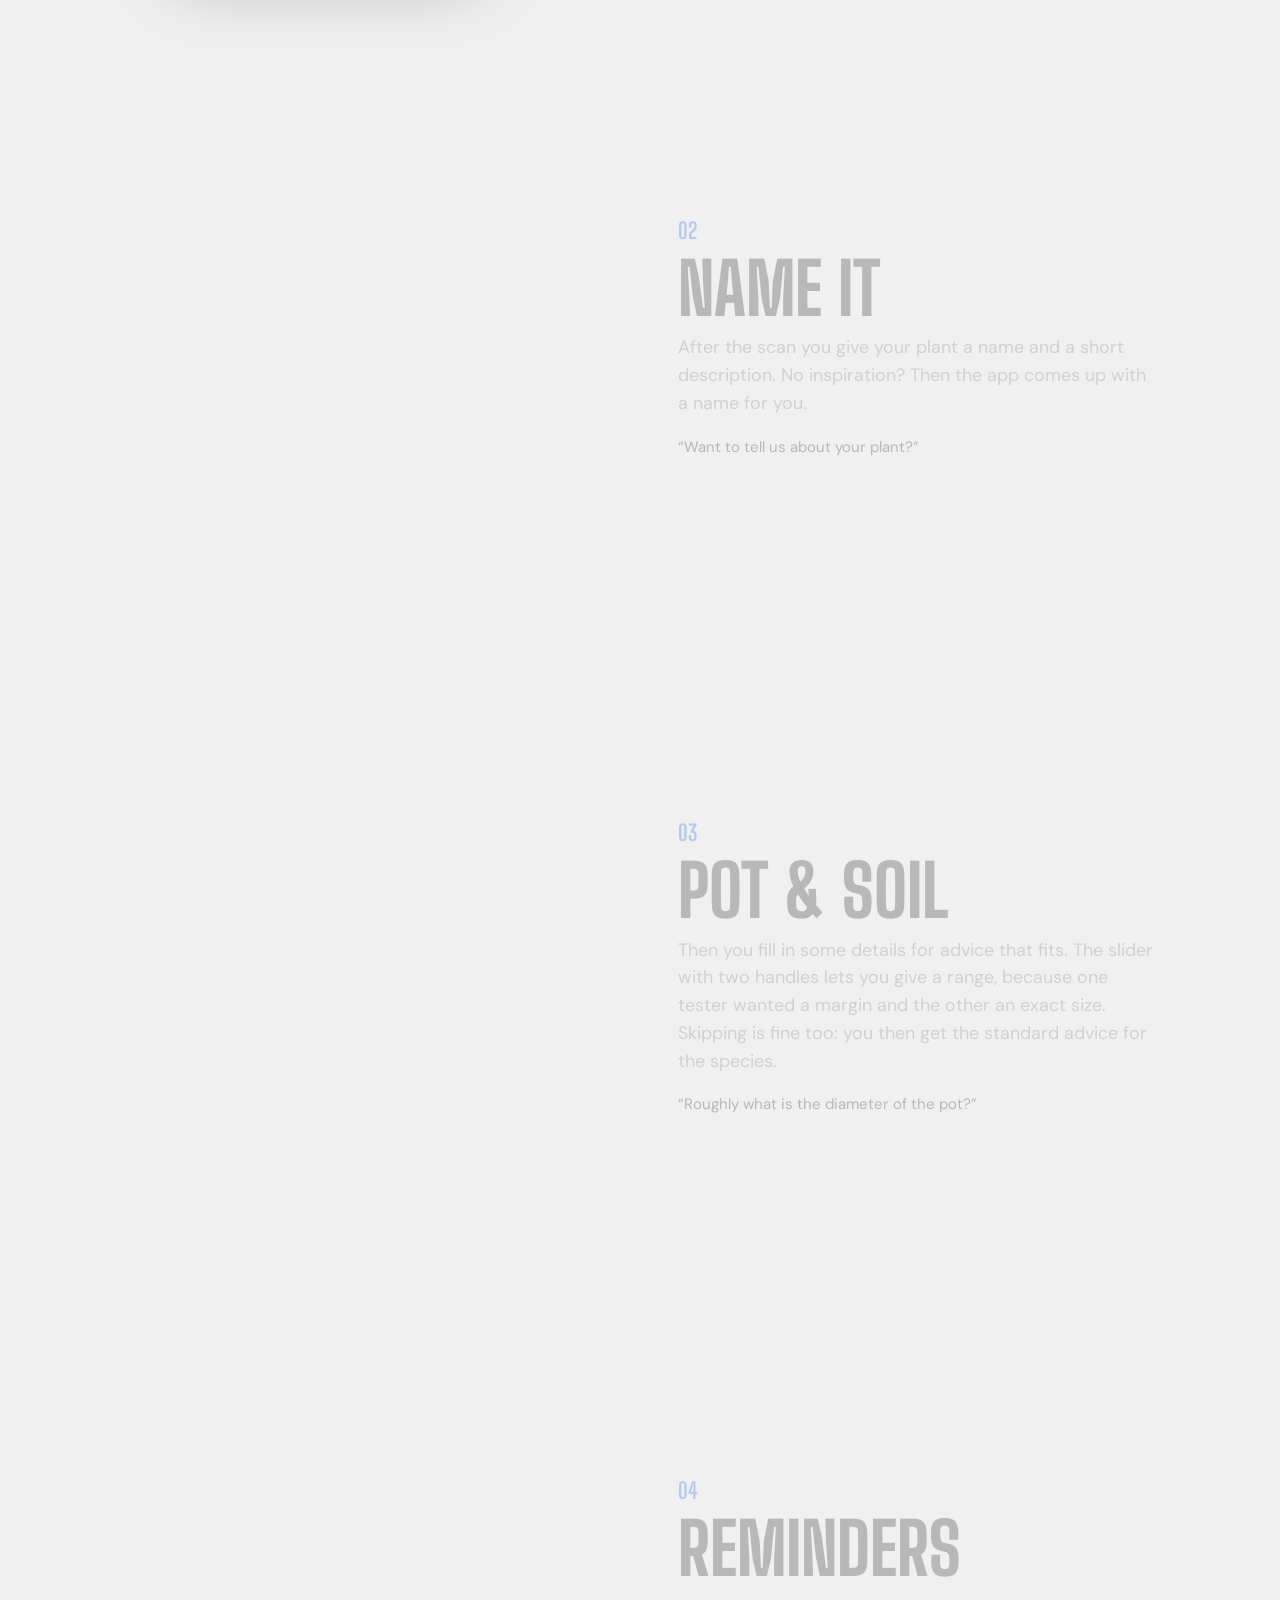
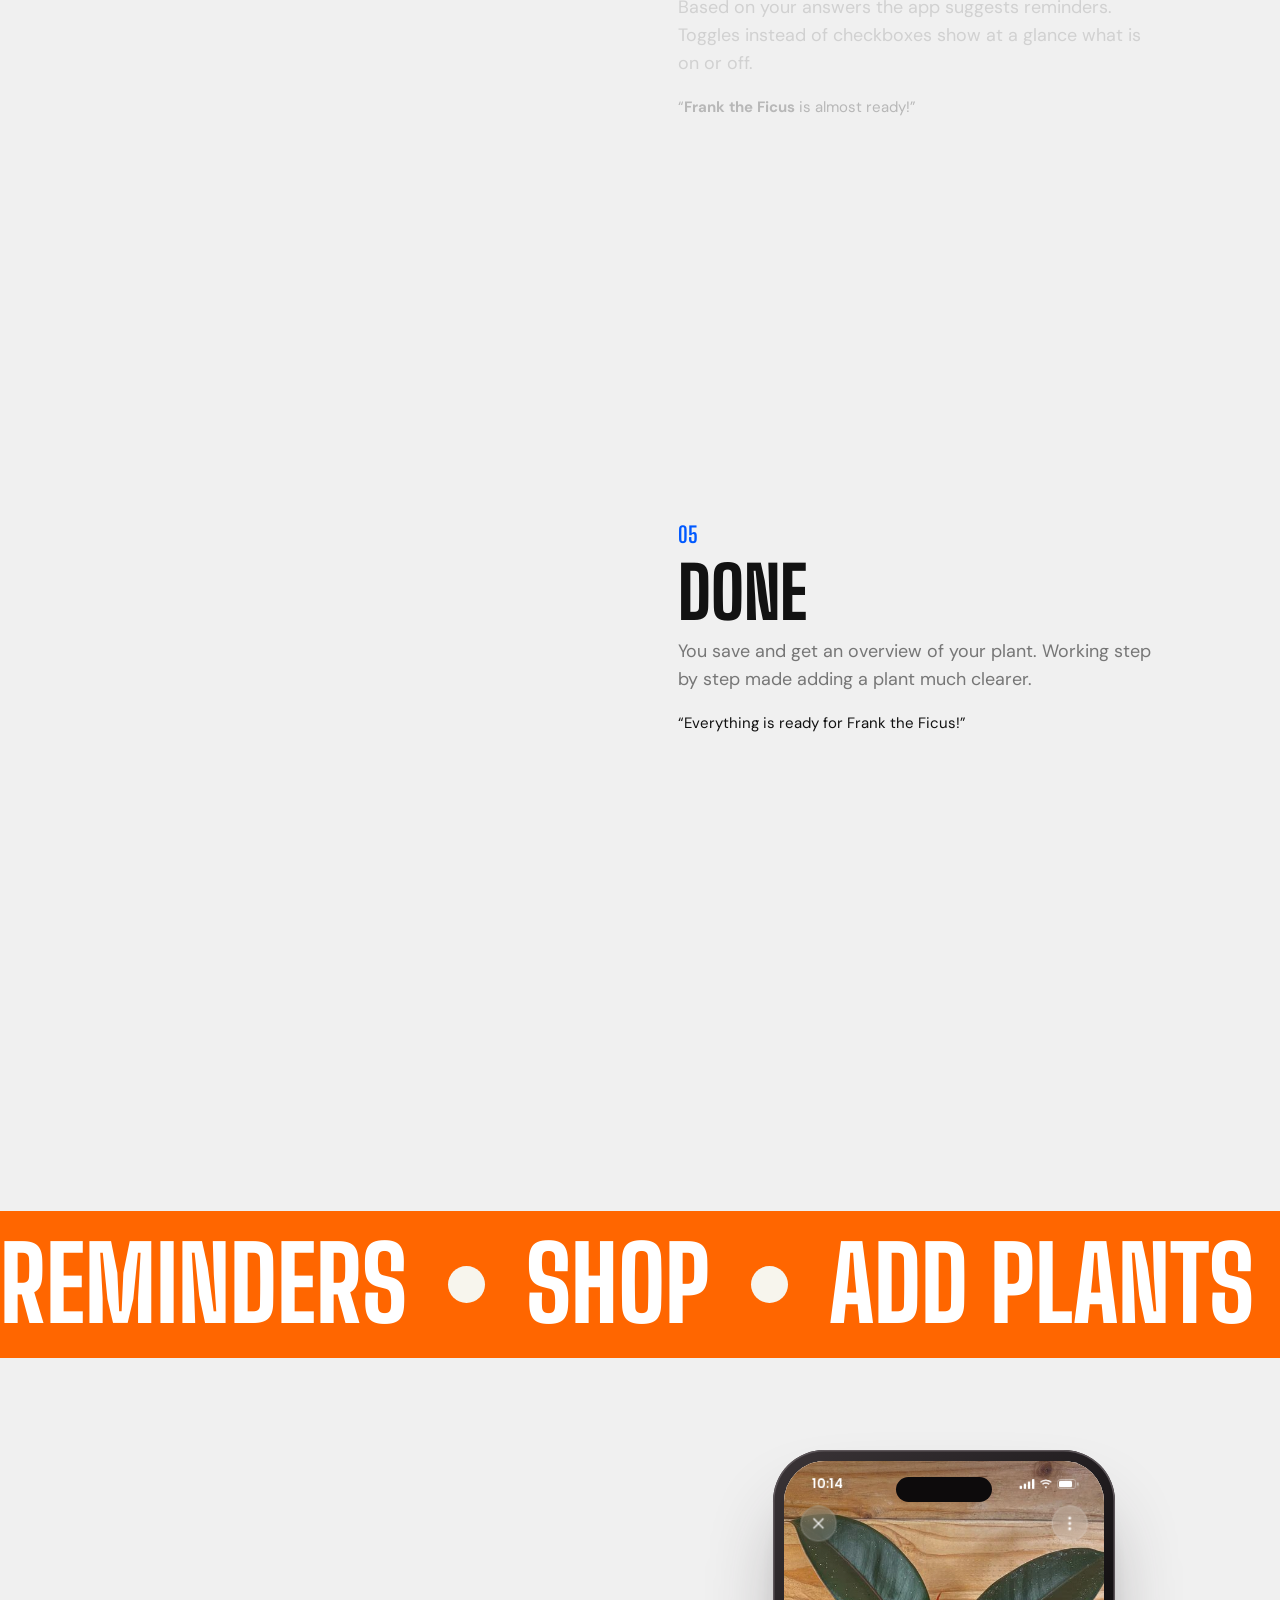
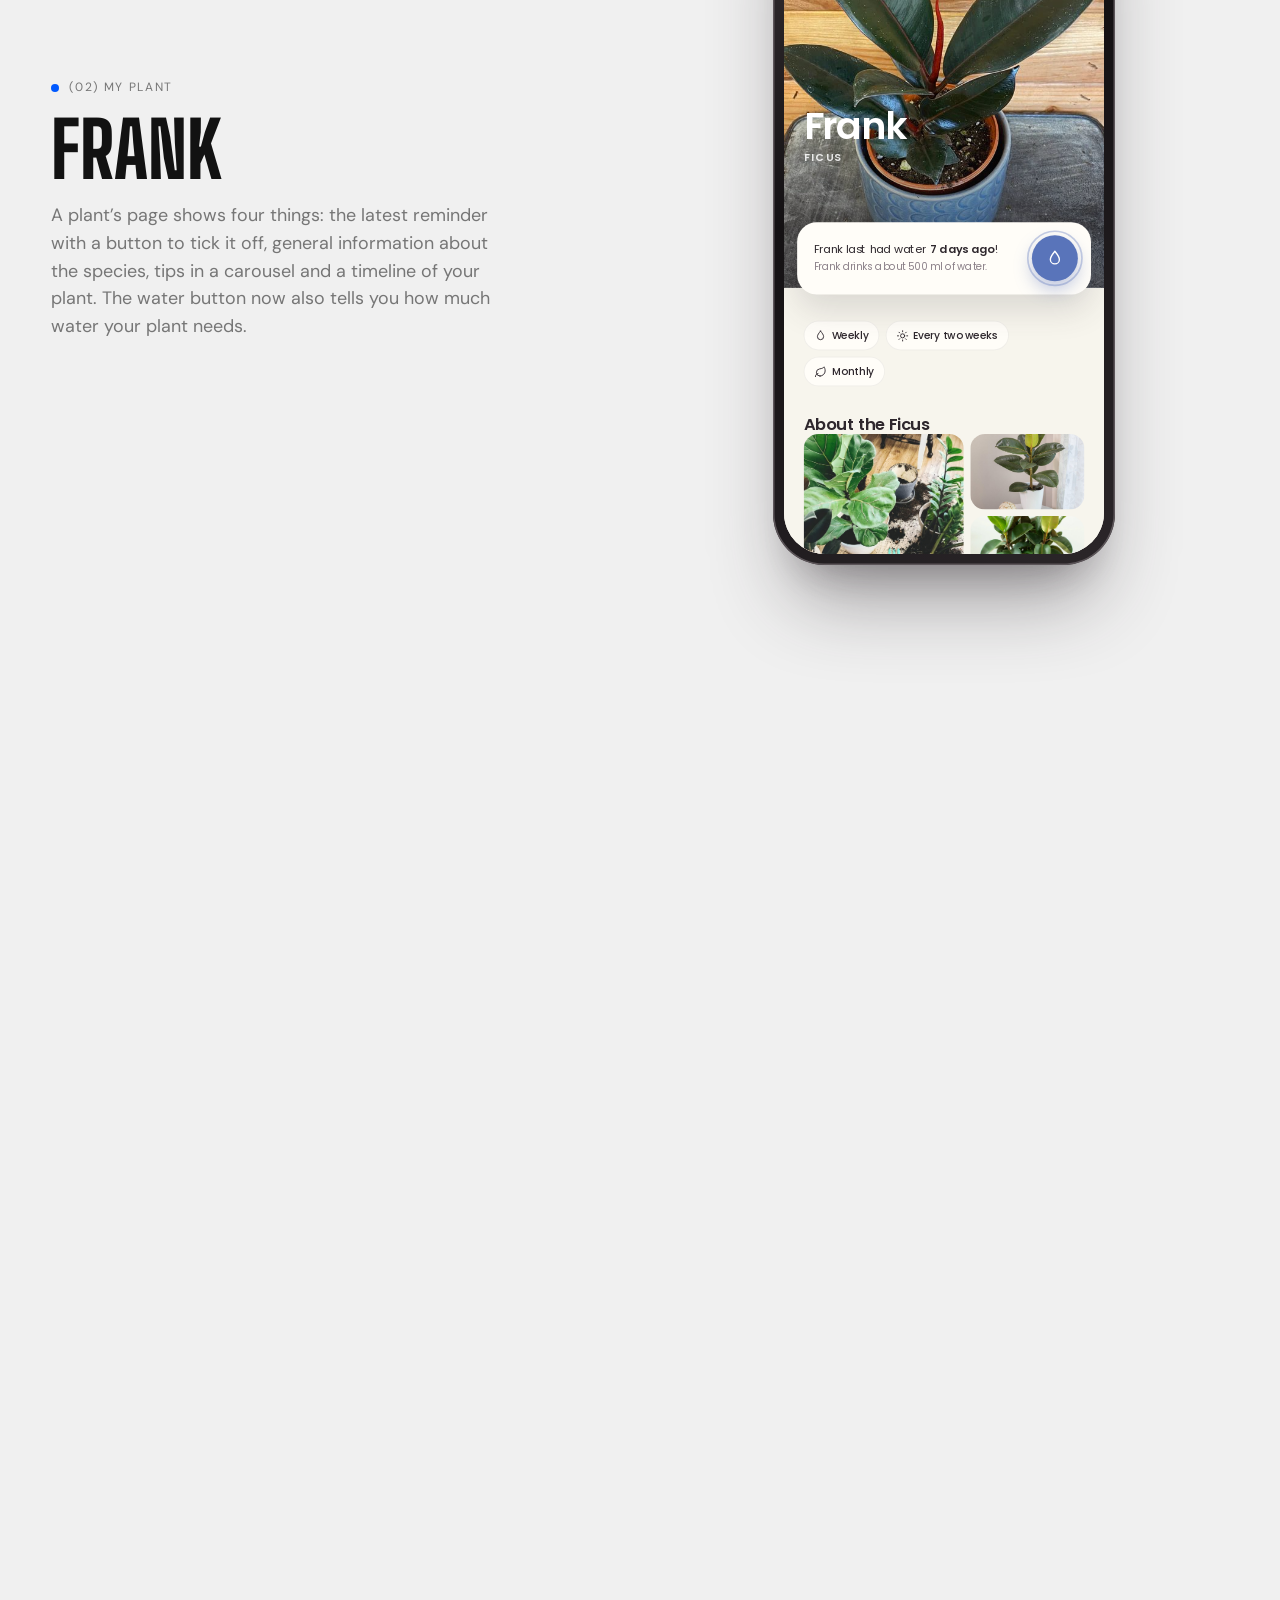
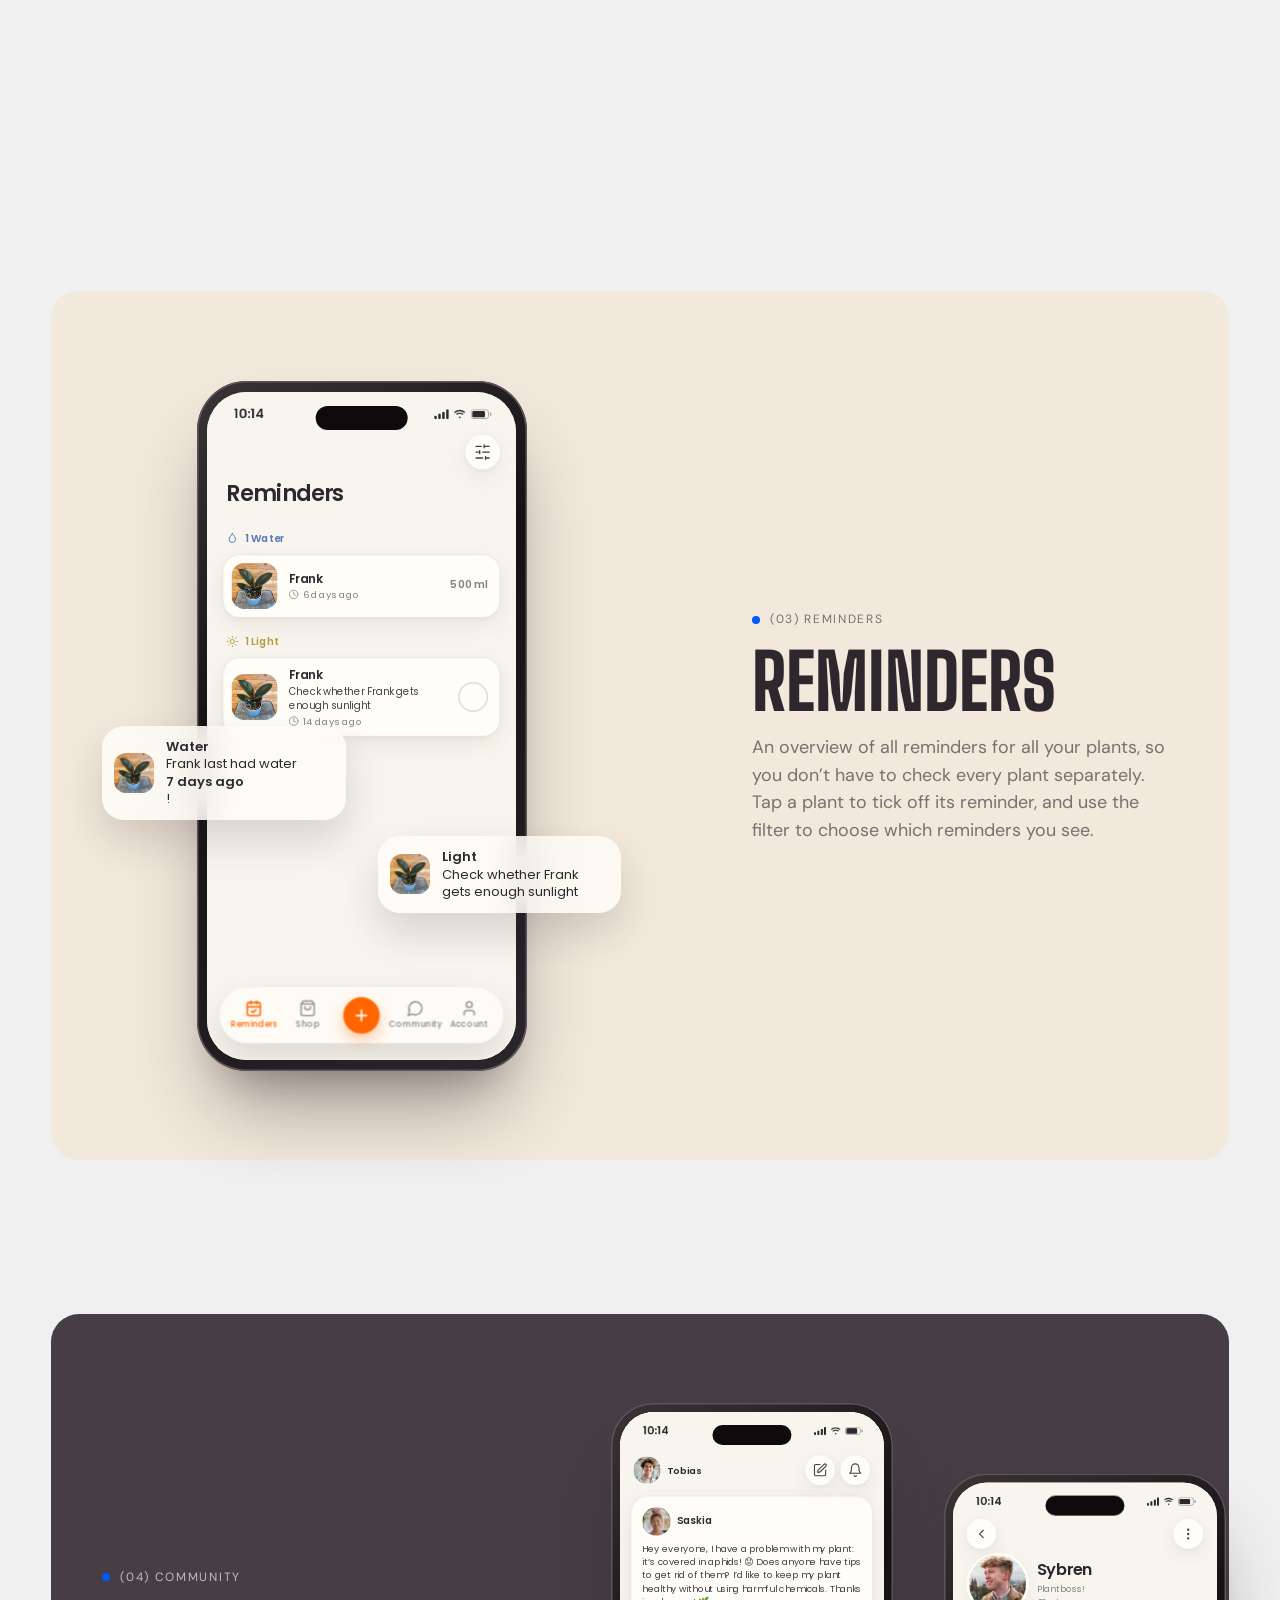
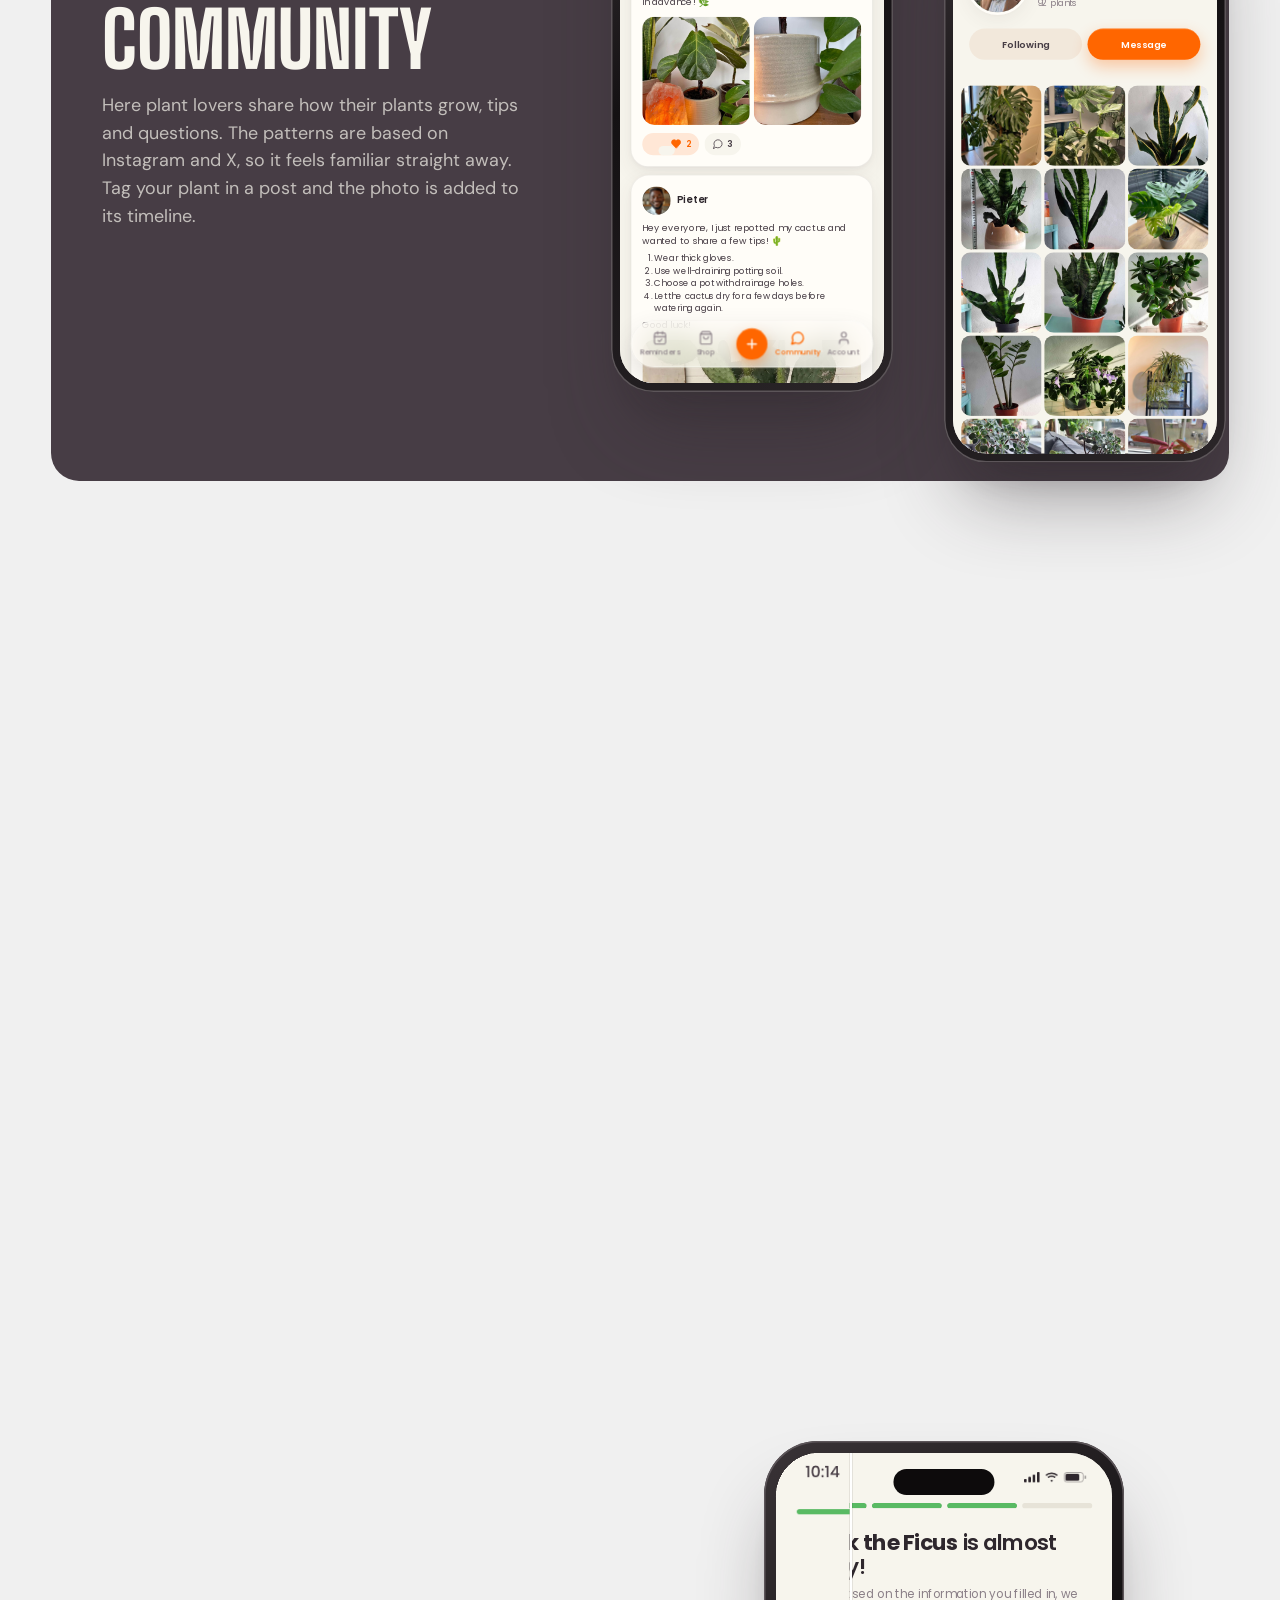
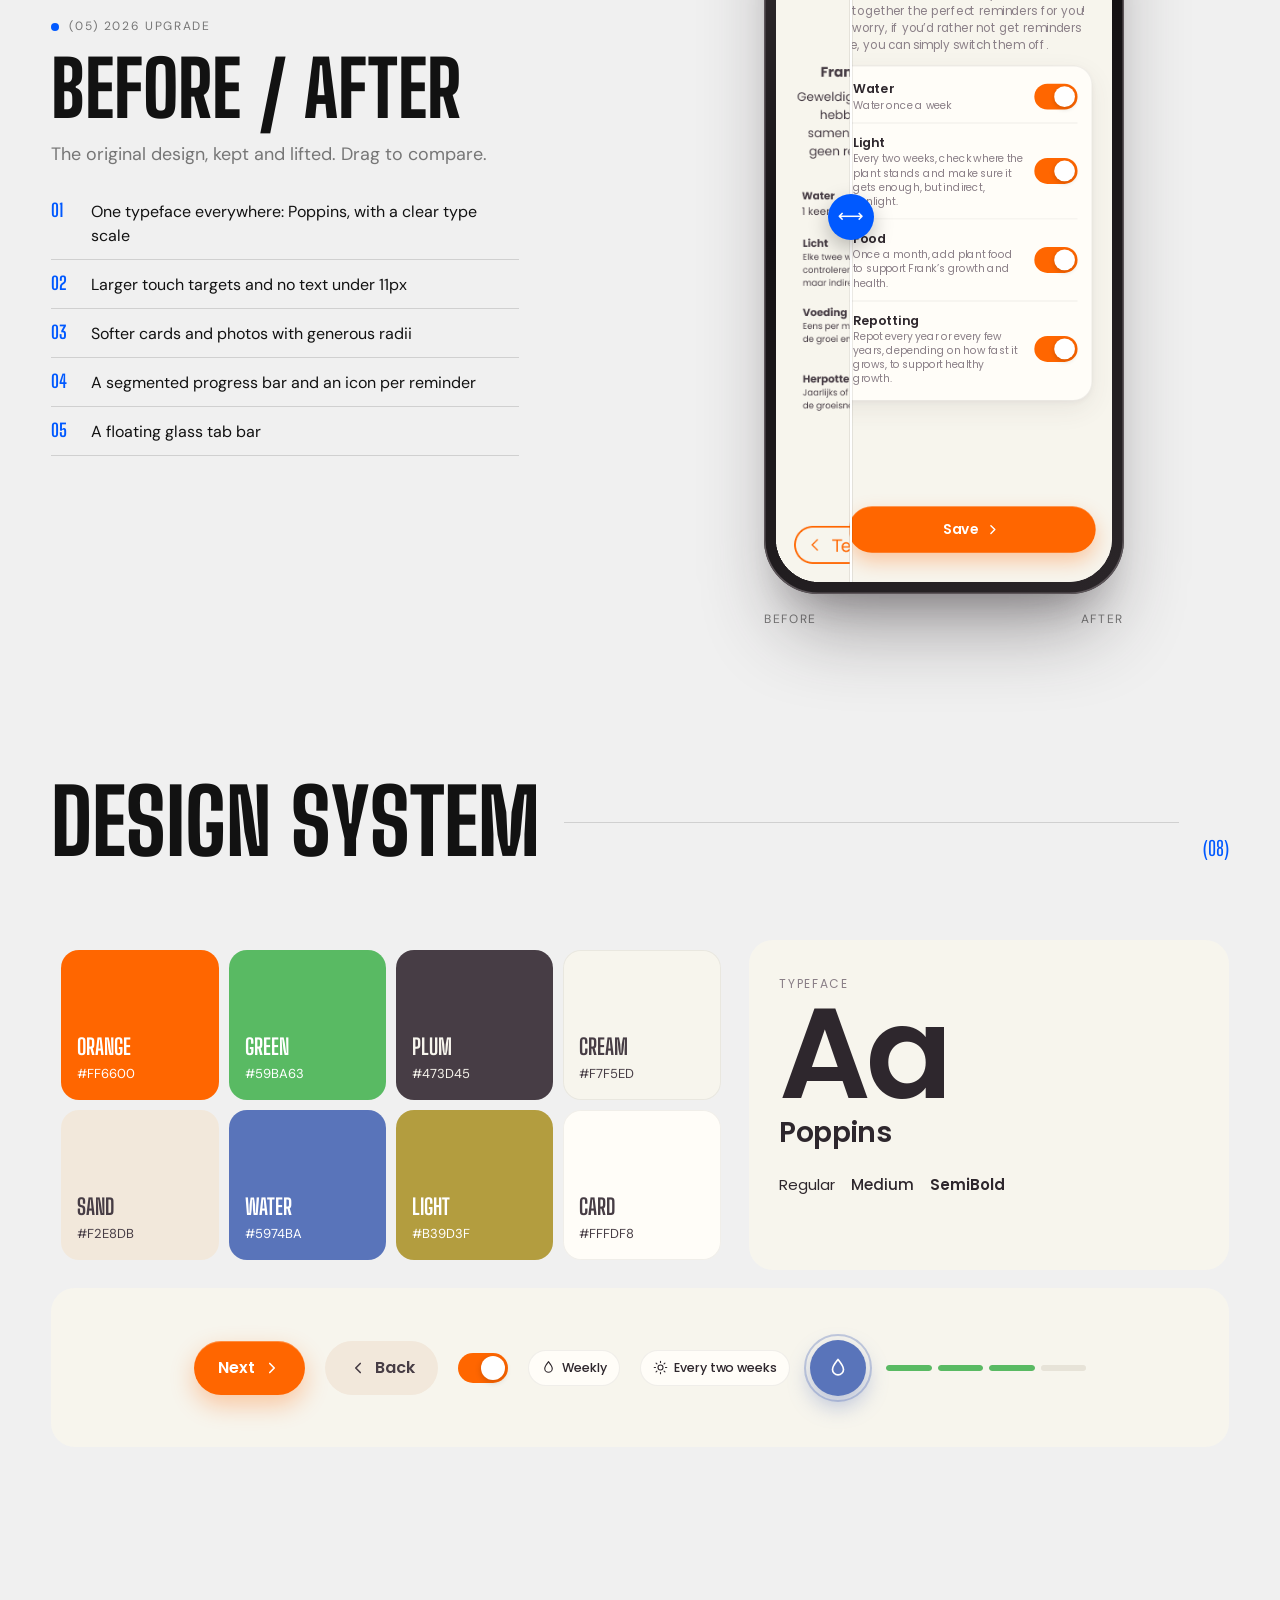
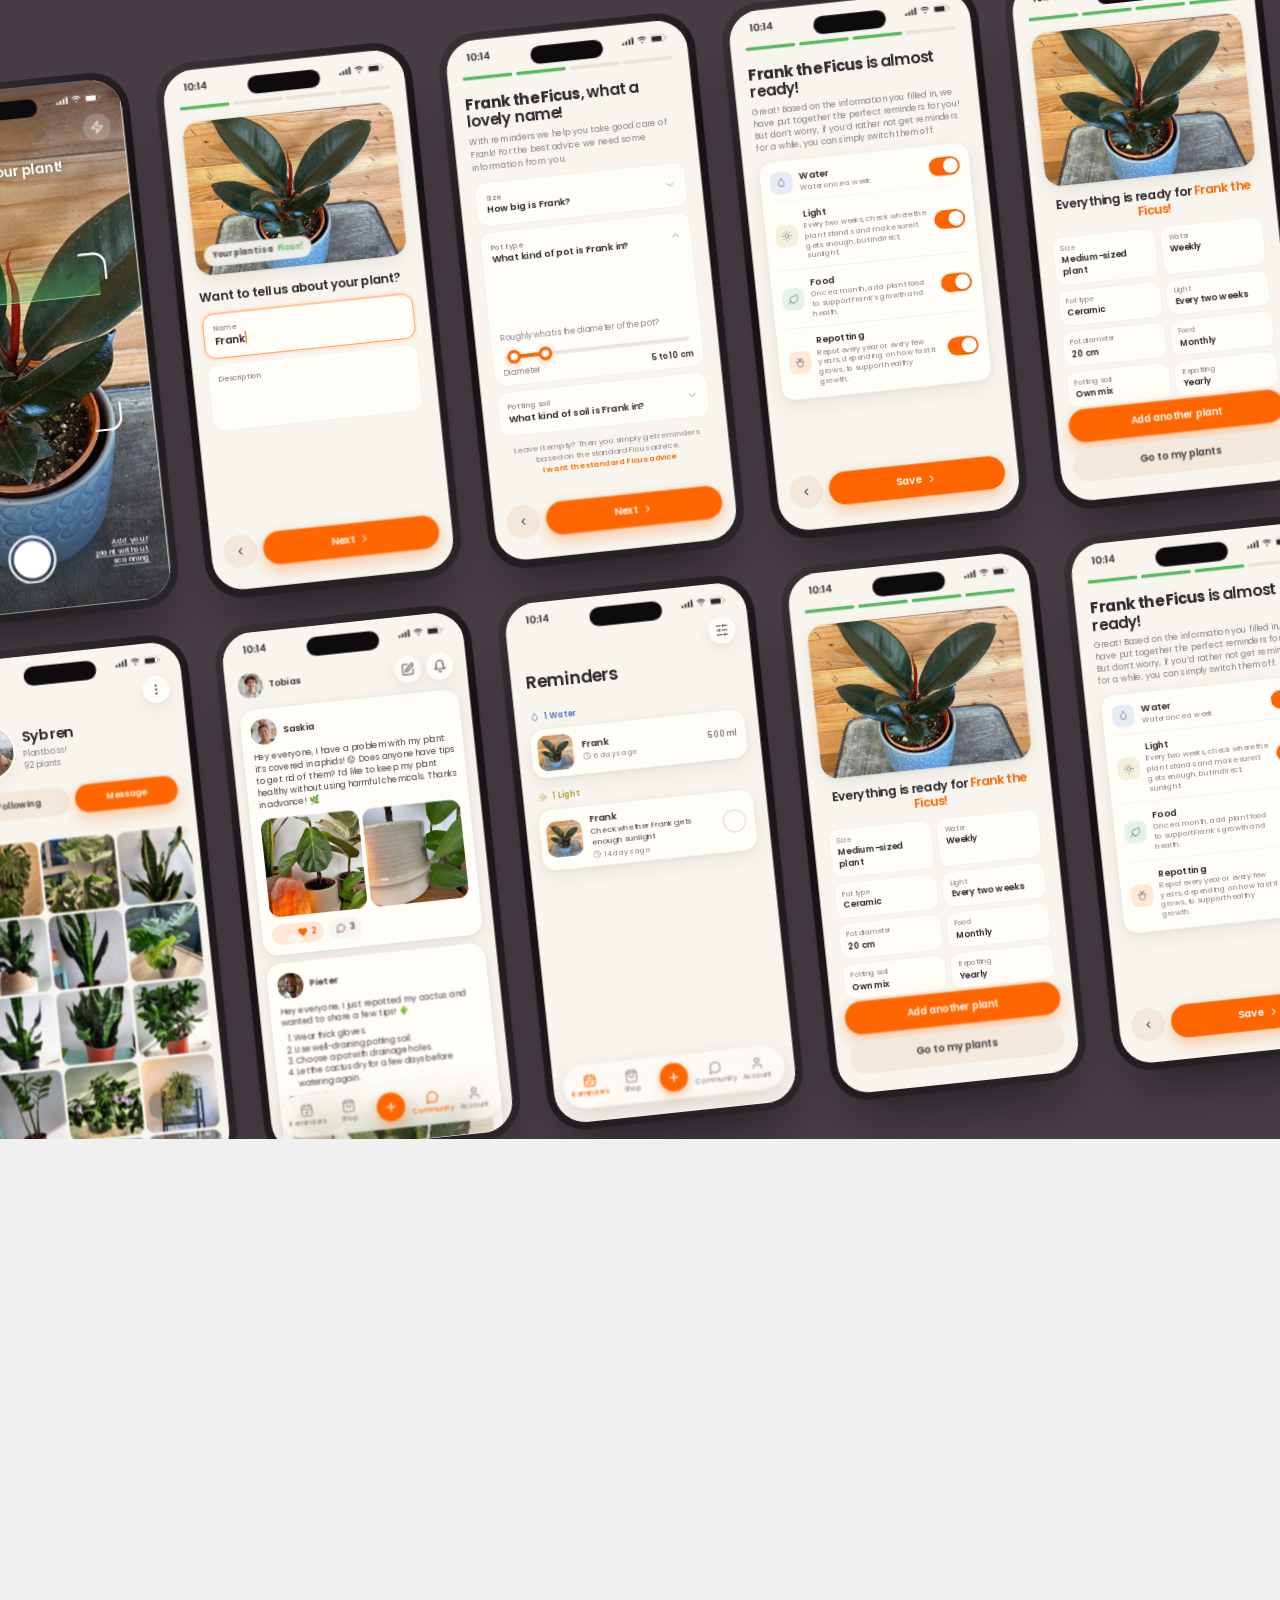
<file: sybotanica.html>
<!doctype html>
<html lang="en" data-title-key="sy.title">
<head>
  <meta charset="utf-8">
  <meta name="viewport" content="width=device-width, initial-scale=1">
  <title>Sybotanica | Danée Roseval</title>
  <meta name="description" content="Sybotanica, an app that helps plant parents take better care of their plants. Case by Danée Roseval.">
  <meta property="og:type" content="website">
  <meta property="og:site_name" content="Danée Roseval">
  <meta property="og:title" content="Danée Roseval | Brand &amp; Digital Designer">
  <meta property="og:description" content="Brand and digital designer building bold, characterful brands with a sharp graphic eye.">
  <meta property="og:url" content="https://daneeroseval.com/">
  <meta property="og:image" content="https://daneeroseval.com/assets/og-image.jpg">
  <meta property="og:image:width" content="1200">
  <meta property="og:image:height" content="627">
  <meta name="twitter:card" content="summary_large_image">
  <meta name="twitter:image" content="https://daneeroseval.com/assets/og-image.jpg">
  <link rel="icon" href="assets/logo.svg" type="image/svg+xml">
  <link rel="preconnect" href="https://fonts.googleapis.com">
  <link rel="preconnect" href="https://fonts.gstatic.com" crossorigin>
  <link href="https://fonts.googleapis.com/css2?family=Big+Shoulders+Display:wght@600;700;800&family=DM+Sans:opsz,wght@9..40,400;9..40,500&family=Poppins:wght@400;500;600&display=swap" rel="stylesheet">
  <link rel="stylesheet" href="assets/styles.css">
  <link rel="stylesheet" href="assets/sybotanica/app.css">
  <link rel="stylesheet" href="assets/sybotanica/case.css">
  <script>try{var t=localStorage.getItem("theme");if(t)document.documentElement.dataset.theme=t}catch(e){}</script>
</head>
<body class="sy">

<!-- icon sprite -->
<svg width="0" height="0" style="position:absolute" aria-hidden="true">
  <symbol id="i-x" viewBox="0 0 24 24"><path d="M18 6 6 18M6 6l12 12"/></symbol>
  <symbol id="i-zap" viewBox="0 0 24 24"><path d="M4 14a1 1 0 0 1-.78-1.63l9.9-10.2a.5.5 0 0 1 .86.46l-1.92 6.02A1 1 0 0 0 13 10h7a1 1 0 0 1 .78 1.63l-9.9 10.2a.5.5 0 0 1-.86-.46l1.92-6.02A1 1 0 0 0 11 14z"/></symbol>
  <symbol id="i-image" viewBox="0 0 24 24"><rect x="3" y="3" width="18" height="18" rx="4"/><circle cx="9" cy="9" r="2"/><path d="m21 15-3.1-3.1a2 2 0 0 0-2.8 0L6 21"/></symbol>
  <symbol id="i-left" viewBox="0 0 24 24"><path d="m15 18-6-6 6-6"/></symbol>
  <symbol id="i-right" viewBox="0 0 24 24"><path d="m9 18 6-6-6-6"/></symbol>
  <symbol id="i-down" viewBox="0 0 24 24"><path d="m6 9 6 6 6-6"/></symbol>
  <symbol id="i-drop" viewBox="0 0 24 24"><path d="M12 2.7c-3.2 4-6 7.3-6 10.8a6 6 0 0 0 12 0c0-3.5-2.8-6.8-6-10.8z"/></symbol>
  <symbol id="i-sun" viewBox="0 0 24 24"><circle cx="12" cy="12" r="4"/><path d="M12 2v2M12 20v2M4.9 4.9l1.4 1.4M17.7 17.7l1.4 1.4M2 12h2M20 12h2M6.3 17.7l-1.4 1.4M19.1 4.9l-1.4 1.4"/></symbol>
  <symbol id="i-leaf" viewBox="0 0 24 24"><path d="M11 20A7 7 0 0 1 9.8 6.1C15.5 5 17 4.5 19 2c1 2 2 4.2 2 8 0 5.5-4.8 10-10 10Z"/><path d="M2 21c0-3 1.9-5.4 5.1-6"/></symbol>
  <symbol id="i-pot" viewBox="0 0 24 24"><path d="M4 10h16M5.5 10l1.6 9.2A2 2 0 0 0 9.1 21h5.8a2 2 0 0 0 2-1.8L18.5 10M12 10V7m0 0c0-2.5 2-4 4.5-4C16.5 5.5 14.5 7 12 7zm0 0C12 4.8 10.4 3.5 8 3.5 8 5.7 9.6 7 12 7z"/></symbol>
  <symbol id="i-clock" viewBox="0 0 24 24"><circle cx="12" cy="12" r="10"/><path d="M12 6v6l4 2"/></symbol>
  <symbol id="i-filter" viewBox="0 0 24 24"><path d="M21 4h-7M10 4H3M21 12h-9M8 12H3M21 20h-5M12 20H3M14 2v4M8 10v4M16 18v4"/></symbol>
  <symbol id="i-more" viewBox="0 0 24 24"><circle cx="12" cy="5" r="1"/><circle cx="12" cy="12" r="1"/><circle cx="12" cy="19" r="1"/></symbol>
  <symbol id="i-heart" viewBox="0 0 24 24"><path d="M19 14c1.5-1.5 3-3.2 3-5.5A5.5 5.5 0 0 0 16.5 3c-1.8 0-3 .5-4.5 2-1.5-1.5-2.7-2-4.5-2A5.5 5.5 0 0 0 2 8.5c0 2.3 1.5 4 3 5.5l7 7Z"/></symbol>
  <symbol id="i-chat" viewBox="0 0 24 24"><path d="M7.9 20A9 9 0 1 0 4 16.1L2 22Z"/></symbol>
  <symbol id="i-edit" viewBox="0 0 24 24"><path d="M12 3H5a2 2 0 0 0-2 2v14a2 2 0 0 0 2 2h14a2 2 0 0 0 2-2v-7"/><path d="M18.4 2.6a1 1 0 0 1 3 3l-9 9a2 2 0 0 1-.9.5l-2.9.8a.5.5 0 0 1-.6-.6l.8-2.9a2 2 0 0 1 .5-.8z"/></symbol>
  <symbol id="i-bell" viewBox="0 0 24 24"><path d="M6 8a6 6 0 0 1 12 0c0 7 3 9 3 9H3s3-2 3-9"/><path d="M10.3 21a1.9 1.9 0 0 0 3.4 0"/></symbol>
  <symbol id="i-bag" viewBox="0 0 24 24"><path d="M6 2 3 6v14a2 2 0 0 0 2 2h14a2 2 0 0 0 2-2V6l-3-4ZM3 6h18M16 10a4 4 0 0 1-8 0"/></symbol>
  <symbol id="i-plus" viewBox="0 0 24 24"><path d="M5 12h14M12 5v14"/></symbol>
  <symbol id="i-cal" viewBox="0 0 24 24"><rect x="3" y="4" width="18" height="18" rx="3"/><path d="M16 2v4M8 2v4M3 10h18M9 16l2 2 4-4"/></symbol>
  <symbol id="i-user" viewBox="0 0 24 24"><path d="M19 21v-2a4 4 0 0 0-4-4H9a4 4 0 0 0-4 4v2"/><circle cx="12" cy="7" r="4"/></symbol>
  <symbol id="i-check" viewBox="0 0 24 24"><path d="M20 6 9 17l-5-5"/></symbol>
  <symbol id="i-dice" viewBox="0 0 24 24"><rect x="3" y="3" width="18" height="18" rx="4"/><path d="M8 8h.01M16 8h.01M12 12h.01M8 16h.01M16 16h.01"/></symbol>
</svg>

<!-- ======================= app screens ======================= -->
<!-- All prototype texts use i18n keys (assets/i18n.js): NL = the original app copy, EN = its translation. -->
<template id="sb">
  <div class="sb"><span>10:14</span><span class="sys">
    <svg viewBox="0 0 18 12"><rect x="0" y="8" width="3" height="4" rx="1"/><rect x="5" y="5.5" width="3" height="6.5" rx="1"/><rect x="10" y="3" width="3" height="9" rx="1"/><rect x="15" y="0" width="3" height="12" rx="1"/></svg>
    <svg viewBox="0 0 16 12"><path d="M8 2.2c2.3 0 4.4.9 6 2.4l1.2-1.3A10.4 10.4 0 0 0 8 .4 10.4 10.4 0 0 0 .8 3.3L2 4.6a8.6 8.6 0 0 1 6-2.4zm0 3.5c1.4 0 2.6.5 3.6 1.4l1.2-1.3A7 7 0 0 0 8 3.9a7 7 0 0 0-4.8 1.9l1.2 1.3c1-.9 2.2-1.4 3.6-1.4zm0 3.4c-.6 0-1.1.2-1.5.6L8 11.6l1.5-1.9c-.4-.4-.9-.6-1.5-.6z"/></svg>
    <svg viewBox="0 0 27 12"><rect x=".5" y=".5" width="22" height="11" rx="3" fill="none" stroke="currentColor" opacity=".4"/><rect x="2" y="2" width="16" height="8" rx="1.6"/><rect x="24" y="4" width="2" height="4" rx="1" opacity=".4"/></svg>
  </span></div>
</template>

<template id="t-scan">
  <div class="scr" data-name="scan">
    <div class="scan-bg"><img src="assets/sybotanica/img/scan-2.jpg" alt=""></div>
    <div data-sb="light"></div>
    <div class="top"><span class="icon-btn glass"><svg class="i"><use href="#i-x"/></svg></span><span class="icon-btn glass"><svg class="i"><use href="#i-zap"/></svg></span></div>
    <div class="scan-title" data-i18n="a.scan">Scan your plant!</div>
    <div class="scan-frame"><i></i><i></i><i></i><i></i><span class="scan-line"></span></div>
    <div class="scan-found"><span class="dot"><svg class="i"><use href="#i-check"/></svg></span><span data-i18n="a.found">Your plant is a Ficus!</span></div>
    <div class="shutter-row"><span class="icon-btn glass"><svg class="i"><use href="#i-image"/></svg></span><span class="shutter"></span><a data-i18n="a.noscan">Add your plant without scanning</a></div>
  </div>
</template>

<template id="t-name">
  <div class="scr" data-name="name">
    <div data-sb></div>
    <div class="steps"><i class="done"></i><i></i><i></i><i></i></div>
    <div class="hero-photo"><img src="assets/sybotanica/img/frank-square.jpg" alt=""><span class="tag" data-i18n-html="a.tag">Your plant is a <b>Ficus!</b></span></div>
    <div class="body">
      <h2 class="h2" data-i18n="a.tell">Want to tell us about your plant?</h2>
      <div style="height:16px"></div>
      <div class="field focus"><label data-i18n="a.name">Name</label><div class="val"><span data-type="Frank"></span><span class="caret"></span></div></div>
      <div class="field area"><label data-i18n="a.desc">Description</label></div>
    </div>
    <div class="actions"><span class="btn soft"><svg class="i"><use href="#i-left"/></svg></span><span class="btn primary"><span data-i18n="a.next">Next</span> <svg class="i"><use href="#i-right"/></svg></span></div>
  </div>
</template>

<template id="t-pot">
  <div class="scr" data-name="pot">
    <div data-sb></div>
    <div class="steps"><i class="done"></i><i class="done"></i><i></i><i></i></div>
    <div class="body" style="top:90px">
      <h2 class="h1" style="font-size:25px" data-i18n-html="a.pot.h"><b>Frank the Ficus</b>, what a lovely name!</h2>
      <p class="lead" style="margin-top:8px;font-size:14px" data-i18n="a.pot.lead">With reminders we help you take good care of Frank! For the best advice we need some information from you.</p>
      <div style="height:16px"></div>
      <div class="acc"><div class="head"><span><small data-i18n="a.size">Size</small><span data-i18n="a.q.size">How big is Frank?</span></span><svg class="i"><use href="#i-down"/></svg></div></div>
      <div class="acc open"><div class="head"><span><small data-i18n="a.pottype">Pot type</small><span data-i18n="a.q.pot">What kind of pot is Frank in?</span></span><svg class="i"><use href="#i-down"/></svg></div>
        <div class="panel"><div class="range" data-range>
          <div style="font-size:13px;color:var(--mute)" data-i18n="a.q.diam">Roughly what is the diameter of the pot?</div>
          <div class="track"><span class="fill"></span><span class="knob a"></span><span class="knob b"></span></div>
          <div class="out"><span data-i18n="a.diam">Diameter</span><b data-range-out data-i18n="a.r1">5 to 10 cm</b></div>
        </div></div>
      </div>
      <div class="acc"><div class="head"><span><small data-i18n="a.soil">Potting soil</small><span data-i18n="a.q.soil">What kind of soil is Frank in?</span></span><svg class="i"><use href="#i-down"/></svg></div></div>
      <p class="hint"><span data-i18n="a.hint">Leave it empty? Then you simply get reminders based on the standard Ficus advice.</span><br><a data-i18n="a.hint.link">I want the standard Ficus advice</a></p>
    </div>
    <div class="actions"><span class="btn soft"><svg class="i"><use href="#i-left"/></svg></span><span class="btn primary"><span data-i18n="a.next">Next</span> <svg class="i"><use href="#i-right"/></svg></span></div>
  </div>
</template>

<template id="t-rem">
  <div class="scr" data-name="rem">
    <div data-sb></div>
    <div class="steps"><i class="done"></i><i class="done"></i><i class="done"></i><i></i></div>
    <div class="body" style="top:90px">
      <h2 class="h1" style="font-size:25px" data-i18n-html="a.rem.h"><b>Frank the Ficus</b> is almost ready!</h2>
      <p class="lead" style="margin-top:8px;font-size:13.5px" data-i18n="a.rem.lead">Great! Based on the information you filled in, we have put together the perfect reminders for you! But don’t worry, if you’d rather not get reminders for a while, you can simply switch them off.</p>
      <div style="height:14px"></div>
      <div class="rows">
        <div class="rrow"><span class="ico c-water"><svg class="i"><use href="#i-drop"/></svg></span><div><b data-i18n="a.water">Water</b><span data-i18n="a.water.d">Water once a week</span></div><span class="tgl" data-tgl></span></div>
        <div class="rrow"><span class="ico c-sun"><svg class="i"><use href="#i-sun"/></svg></span><div><b data-i18n="a.light">Light</b><span data-i18n="a.light.d">Every two weeks, check where the plant stands and make sure it gets enough, but indirect, sunlight.</span></div><span class="tgl" data-tgl></span></div>
        <div class="rrow"><span class="ico c-food"><svg class="i"><use href="#i-leaf"/></svg></span><div><b data-i18n="a.food">Food</b><span data-i18n="a.food.d">Once a month, add plant food to support Frank’s growth and health.</span></div><span class="tgl" data-tgl></span></div>
        <div class="rrow"><span class="ico c-pot"><svg class="i"><use href="#i-pot"/></svg></span><div><b data-i18n="a.repot">Repotting</b><span data-i18n="a.repot.d">Repot every year or every few years, depending on how fast it grows, to support healthy growth.</span></div><span class="tgl" data-tgl></span></div>
      </div>
    </div>
    <div class="actions"><span class="btn soft"><svg class="i"><use href="#i-left"/></svg></span><span class="btn primary"><span data-i18n="a.save">Save</span> <svg class="i"><use href="#i-right"/></svg></span></div>
  </div>
</template>

<template id="t-done">
  <div class="scr" data-name="done">
    <div data-sb></div>
    <div class="steps"><i class="done"></i><i class="done"></i><i class="done"></i><i class="done"></i></div>
    <div class="hero-photo" style="height:250px"><img src="assets/sybotanica/img/frank-done.jpg" alt=""><span class="check"><svg class="i"><use href="#i-check"/></svg></span></div>
    <div class="body" style="top:352px">
      <h2 class="h2" style="text-align:center" data-i18n-html="a.done.h">Everything is ready for <span class="hl">Frank the Ficus!</span></h2>
      <div class="facts">
        <div class="fact"><small data-i18n="a.size">Size</small><b data-i18n="a.v.medium">Medium-sized plant</b></div>
        <div class="fact"><small data-i18n="a.water">Water</small><b data-i18n="a.v.weekly">Weekly</b></div>
        <div class="fact"><small data-i18n="a.pottype">Pot type</small><b data-i18n="a.v.ceramic">Ceramic</b></div>
        <div class="fact"><small data-i18n="a.light">Light</small><b data-i18n="a.v.biweekly">Every two weeks</b></div>
        <div class="fact"><small data-i18n="a.diampot">Pot diameter</small><b>20 cm</b></div>
        <div class="fact"><small data-i18n="a.food">Food</small><b data-i18n="a.v.monthly">Monthly</b></div>
        <div class="fact"><small data-i18n="a.soil">Potting soil</small><b data-i18n="a.v.mix">Own mix</b></div>
        <div class="fact"><small data-i18n="a.repot">Repotting</small><b data-i18n="a.v.yearly">Yearly</b></div>
      </div>
    </div>
    <div class="actions stack"><span class="btn primary" data-i18n="a.another">Add another plant</span><span class="btn soft" data-i18n="a.myplants">Go to my plants</span></div>
  </div>
</template>

<template id="t-plant">
  <div class="scr tall" data-name="plant">
    <div class="pl-hero"><img src="assets/sybotanica/img/frank-main.jpg" alt=""></div>
    <div data-sb="light"></div>
    <div class="top"><span class="icon-btn glass"><svg class="i"><use href="#i-x"/></svg></span><span class="icon-btn glass"><svg class="i"><use href="#i-more"/></svg></span></div>
    <div class="pl-name"><h2>Frank</h2><span>Ficus</span></div>
    <div class="water-card"><p><span data-i18n-html="a.watered">Frank last had water <b>7 days ago</b>!</span><small data-i18n="a.drinks">Frank drinks about 500 ml of water.</small></p><span class="water-btn"><svg class="i"><use href="#i-drop"/></svg></span></div>
    <div class="pl-flow">
      <section>
        <div class="chips"><span class="chip"><svg class="i"><use href="#i-drop"/></svg><span data-i18n="a.v.weekly">Weekly</span></span><span class="chip"><svg class="i"><use href="#i-sun"/></svg><span data-i18n="a.v.biweekly">Every two weeks</span></span><span class="chip"><svg class="i"><use href="#i-leaf"/></svg><span data-i18n="a.v.monthly">Monthly</span></span></div>
      </section>
      <section>
        <div class="row-head"><h3 class="h2" data-i18n="a.about">About the Ficus</h3></div>
        <div class="bento-mini"><div><img src="assets/sybotanica/img/ficus-1.jpg" alt=""></div><div><img src="assets/sybotanica/img/ficus-2.jpg" alt=""></div><div><img src="assets/sybotanica/img/ficus-3.jpg" alt=""></div></div>
        <p class="pl-text"><span data-i18n="a.about.t">The Ficus, also known as the fig tree, is a popular houseplant from tropical regions. It is loved for its glossy, dark green leaves and its ability to thrive in different light conditions.</span> <a class="hl" style="font-weight:600" data-i18n="a.more">Show more</a></p>
      </section>
      <section>
        <div class="row-head"><h3 class="h2" data-i18n="a.tips">Tips for your Ficus</h3></div>
        <div class="tips">
          <div class="tip light"><img src="assets/sybotanica/img/tip-sybasoil.png" alt=""><p data-i18n="a.tip1">Use SybaSoil, made especially for the Ficus</p></div>
          <div class="tip"><img src="assets/sybotanica/img/tip-herpotten.jpg" alt=""><p data-i18n="a.tip2">Follow these 5 steps to repot your Ficus!</p></div>
          <div class="tip"><img src="assets/sybotanica/img/tip-bladluis.jpg" alt=""><p data-i18n="a.tip3">Watch this video on getting rid of aphids</p></div>
        </div>
        <div class="dots"><i class="on"></i><i></i><i></i></div>
      </section>
      <section>
        <div class="row-head"><h3 class="h2" data-i18n="a.timeline">Timeline</h3><a><svg class="i" style="width:20px;height:20px"><use href="#i-plus"/></svg></a></div>
        <div class="tl">
          <div class="tl-item"><small data-i18n="a.d1">2 May 2024</small><div class="ph"><img src="assets/sybotanica/img/timeline-1.jpg" alt=""><p data-i18n-html="a.leaves"><b>Frank</b> is getting new leaves!</p></div></div>
          <div class="tl-item"><small data-i18n="a.d2">15 April 2024</small><div class="ph" style="height:180px"><img src="assets/sybotanica/img/frank-main.jpg" alt=""><p data-i18n-html="a.first">First photo of <b>Frank</b></p></div></div>
        </div>
      </section>
    </div>
  </div>
</template>

<template id="t-remlist">
  <div class="scr" data-name="remlist">
    <div data-sb></div>
    <div class="top" style="justify-content:flex-end"><span class="icon-btn"><svg class="i"><use href="#i-filter"/></svg></span></div>
    <div class="page-title"><h2 class="h1" data-i18n="a.reminders">Reminders</h2></div>
    <div class="r-group" style="top:176px">
      <h4 style="color:var(--water)"><svg class="i" style="width:16px;height:16px"><use href="#i-drop"/></svg><span data-i18n="a.g.water">1 Water</span></h4>
      <div class="r-card"><img src="assets/sybotanica/img/frank-square.jpg" alt=""><div><b>Frank</b><span><svg class="i"><use href="#i-clock"/></svg><span data-i18n="a.ago6">6 days ago</span></span></div><span class="amt">500 ml</span></div>
    </div>
    <div class="r-group" style="top:306px">
      <h4 style="color:var(--sun)"><svg class="i" style="width:16px;height:16px"><use href="#i-sun"/></svg><span data-i18n="a.g.light">1 Light</span></h4>
      <div class="r-card"><img src="assets/sybotanica/img/frank-square.jpg" alt=""><div><b>Frank</b><span style="display:block;color:var(--ink-2);font-size:12.5px;margin:1px 0 2px" data-i18n="a.checklight">Check whether Frank gets enough sunlight</span><span><svg class="i"><use href="#i-clock"/></svg><span data-i18n="a.ago14">14 days ago</span></span></div><span class="done-btn" data-done><svg class="i"><use href="#i-check"/></svg></span></div>
    </div>
    <div data-tabbar="0"></div>
  </div>
</template>

<template id="t-feed">
  <div class="scr" data-name="feed">
    <div data-sb></div>
    <div class="feed-track roll">
      <article class="post">
        <div class="who"><img src="assets/sybotanica/img/av-saskia.jpg" alt=""><b>Saskia</b></div>
        <p data-i18n="a.saskia">Hey everyone, I have a problem with my plant: it’s covered in aphids! 😟 Does anyone have tips to get rid of them? I’d like to keep my plant healthy without using harmful chemicals. Thanks in advance! 🌿</p>
        <div class="pics"><div><img src="assets/sybotanica/img/feed-saskia-1.jpg" alt=""></div><div><img src="assets/sybotanica/img/feed-saskia-2.jpg" alt=""></div></div>
        <div class="bar"><span data-like><span class="burst"></span><svg class="i"><use href="#i-heart"/></svg><em style="font-style:normal" data-count>1</em></span><span><svg class="i"><use href="#i-chat"/></svg>3</span></div>
      </article>
      <article class="post">
        <div class="who"><img src="assets/sybotanica/img/av-pieter.jpg" alt=""><b>Pieter</b></div>
        <p data-i18n="a.pieter">Hey everyone, I just repotted my cactus and wanted to share a few tips! 🌵</p>
        <ol data-i18n-html="a.pieter.l"><li>Wear thick gloves.</li><li>Use well-draining potting soil.</li><li>Choose a pot with drainage holes.</li><li>Let the cactus dry for a few days before watering again.</li></ol>
        <p style="margin-top:4px" data-i18n="a.pieter.end">Good luck!</p>
        <div class="pics one"><div><img src="assets/sybotanica/img/feed-cactus.jpg" alt=""></div></div>
        <div class="bar"><span class="liked"><svg class="i"><use href="#i-heart"/></svg>8</span><span><svg class="i"><use href="#i-chat"/></svg>2</span></div>
      </article>
      <article class="post">
        <div class="who"><img src="assets/sybotanica/img/av-karel.jpg" alt=""><b>Karel</b></div>
        <p data-i18n="a.karel">Hi plant lovers! My monstera is growing like crazy! 🌿 Does anyone have tips to keep the leaves big and healthy? All suggestions are welcome!</p>
        <div class="pics"><div><img src="assets/sybotanica/img/feed-monstera-1.jpg" alt=""></div><div><img src="assets/sybotanica/img/feed-monstera-2.jpg" alt=""></div></div>
        <div class="bar"><span><svg class="i"><use href="#i-heart"/></svg>8</span><span><svg class="i"><use href="#i-chat"/></svg>2</span></div>
      </article>
    </div>
    <div class="feed-head"><span class="me"><img src="assets/sybotanica/img/av-tobias-sm.jpg" alt="">Tobias</span><span class="acts"><span class="icon-btn"><svg class="i"><use href="#i-edit"/></svg></span><span class="icon-btn"><svg class="i"><use href="#i-bell"/></svg></span></span></div>
    <div data-tabbar="3"></div>
  </div>
</template>

<template id="t-friend">
  <div class="scr" data-name="friend">
    <div data-sb></div>
    <div class="top"><span class="icon-btn"><svg class="i"><use href="#i-left"/></svg></span><span class="icon-btn"><svg class="i"><use href="#i-more"/></svg></span></div>
    <div class="prof"><img src="assets/sybotanica/img/av-sybren.jpg" alt=""><div><h3>Sybren</h3><p data-i18n="a.boss">Plant boss!</p><p data-i18n="a.plants92">92 plants</p></div></div>
    <div class="stats"><span class="btn soft" data-i18n="a.following">Following</span><span class="btn primary" data-i18n="a.message">Message</span></div>
    <div class="pgrid" data-grid></div>
  </div>
</template>

<!-- ======================= page ======================= -->
<header class="site-header">
  <div class="wrap">
    <a class="logo" href="index.html" data-i18n-attr="aria-label:aria.home" aria-label="Danée Roseval, home"><img src="assets/logo.svg" alt="" width="40" height="40"></a>
    <nav class="nav" aria-label="Main">
      <a href="index.html#work" data-i18n="nav.work">Work</a><a href="index.html#about" data-i18n="nav.about">About</a><a href="index.html#experience" data-i18n="nav.experience">Experience</a><a href="index.html#contact" data-i18n="nav.contact">Contact</a>
    </nav>
    <div class="header-right">
      <div class="lang" role="group" aria-label="Language"><button type="button" data-lang="nl">NL</button><button type="button" data-lang="en">EN</button></div>
      <span class="clock" data-i18n-attr="aria-label:aria.clock" aria-label="Local time in Velp"></span>
      <button class="theme-toggle" type="button" data-i18n-attr="aria-label:aria.theme" aria-label="Toggle dark mode"><span></span></button>
    </div>
  </div>
</header>

<main>
  <!-- hero -->
  <section class="sy-hero wrap">
    <a class="cs-back" href="index.html#work" data-i18n-attr="aria-label:aria.back" aria-label="Back to all work">←</a>
    <h1 class="sy-title"><span>Sybotanica</span></h1>
    <div class="sy-meta label"><span data-i18n="sy.meta">App design, Prototype</span><span>2024</span><span class="cs-scroll"><i class="wheel"></i><span data-i18n="scroll.explore">Scroll to explore</span></span></div>
    <div class="stage reveal">
      <div class="phone"><div class="phone-screen" data-screen="t-scan"></div></div>
      <div class="phone"><div class="phone-screen" data-screen="t-plant" data-autoscroll></div></div>
      <div class="phone"><div class="phone-screen" data-screen="t-feed"></div></div>
      <div class="stage-word" aria-hidden="true">Sybotanica</div>
    </div>
  </section>

  <!-- intro -->
  <section class="section wrap">
    <div class="sy-intro">
      <h2 class="reveal" data-i18n-html="sy.intro">An app for Sybotanica that helps <em>plant parents</em> take better care of their plants.</h2>
      <div class="info reveal">
        <span class="dot-label label" data-i18n="info.title">Project information</span>
        <details open><summary><span data-i18n="info.challenge">Challenge</span><i>+</i></summary><p data-i18n="sy.challenge"></p></details>
        <details><summary><span data-i18n="info.solution">Solution</span><i>+</i></summary><p data-i18n="sy.solution"></p></details>
        <details><summary><span data-i18n="info.products">Products</span><i>+</i></summary><ul><li data-i18n="sy.prod.1"></li><li data-i18n="sy.prod.2"></li><li data-i18n="sy.prod.3"></li><li data-i18n="sy.prod.4"></li><li data-i18n="sy.prod.5"></li></ul></details>
        <details><summary><span data-i18n="info.team">Team</span><i>+</i></summary><p data-i18n="sy.team"></p></details>
      </div>
    </div>
  </section>


  <!-- process -->
  <section class="section wrap" id="process">
    <div class="section-head reveal"><h2 class="section-title" data-i18n="sy.proc">Process</h2><span class="rule"></span><span class="section-index">(01)</span></div>
    <p class="rec-lead reveal" data-i18n="sy.proc.lead"></p>
    <div class="ideas reveal">
      <span class="dot-label label" data-i18n="sy.ideas.label"></span>
      <div class="idea-cards">
        <div class="idea chosen"><span class="tag" data-i18n="sy.ideas.chosen"></span><h3 data-i18n="sy.idea1.t"></h3><p data-i18n="sy.idea1"></p></div>
        <div class="idea"><h3 data-i18n="sy.idea2.t"></h3><p data-i18n="sy.idea2"></p></div>
        <div class="idea"><h3 data-i18n="sy.idea3.t"></h3><p data-i18n="sy.idea3"></p></div>
      </div>
      <p class="ideas-why" data-i18n="sy.ideas.why"></p>
    </div>
    <ol class="proc-steps reveal">
      <li class="proc-head label" aria-hidden="true"><span></span><span data-i18n="sy.st.h1"></span><span data-i18n="sy.st.h2"></span><span data-i18n="sy.st.h3"></span></li>
        <li class="proc-step"><span class="num">01</span><h3 data-i18n="sy.st1.t"></h3><span class="who" data-i18n="sy.st1.w"></span><p data-i18n="sy.st1"></p></li>
        <li class="proc-step"><span class="num">02</span><h3 data-i18n="sy.st2.t"></h3><span class="who" data-i18n="sy.st2.w"></span><p data-i18n="sy.st2"></p></li>
        <li class="proc-step"><span class="num">03</span><h3 data-i18n="sy.st3.t"></h3><span class="who" data-i18n="sy.st3.w"></span><p data-i18n="sy.st3"></p></li>
        <li class="proc-step"><span class="num">04</span><h3 data-i18n="sy.st4.t"></h3><span class="who" data-i18n="sy.st4.w"></span><p data-i18n="sy.st4"></p></li>
        <li class="proc-step"><span class="num">05</span><h3 data-i18n="sy.st5.t"></h3><span class="who" data-i18n="sy.st5.w"></span><p data-i18n="sy.st5"></p></li>
        <li class="proc-step"><span class="num">06</span><h3 data-i18n="sy.st6.t"></h3><span class="who" data-i18n="sy.st6.w"></span><p data-i18n="sy.st6"></p></li>
    </ol>
  </section>

  <!-- add a plant: scrolly -->
  <section class="wrap" id="flow">
    <div class="section-head reveal" style="margin-bottom:0">
      <h2 class="section-title" data-i18n="sy.flow">Add a plant</h2><span class="rule"></span><span class="section-index">(02)</span>
    </div>
    <div class="flow">
      <div class="flow-pin">
        <span class="flow-ring"></span>
        <div class="phone"><div class="phone-screen" data-flow>
          <div data-screen-inline="t-scan"></div><div data-screen-inline="t-name"></div><div data-screen-inline="t-pot"></div><div data-screen-inline="t-rem"></div><div data-screen-inline="t-done"></div>
        </div></div>
        <div class="flow-progress"><i></i><i></i><i></i><i></i><i></i></div>
      </div>
      <div class="flow-steps">
        <div class="fstep" data-step="0"><span class="num">01</span><h3 data-i18n="sy.s1">Scan</h3><p data-i18n="sy.s1.d">[Short explanation of the scan step]</p><q data-i18n="a.scan">Scan your plant!</q></div>
        <div class="fstep" data-step="1"><span class="num">02</span><h3 data-i18n="sy.s2">Name it</h3><p data-i18n="sy.s2.d">[Short explanation of the naming step]</p><q data-i18n="a.tell">Want to tell us about your plant?</q></div>
        <div class="fstep" data-step="2"><span class="num">03</span><h3 data-i18n="sy.s3">Pot &amp; soil</h3><p data-i18n="sy.s3.d">[Short explanation of the pot and soil step]</p><q data-i18n="a.q.diam">Roughly what is the diameter of the pot?</q></div>
        <div class="fstep" data-step="3"><span class="num">04</span><h3 data-i18n="sy.s4">Reminders</h3><p data-i18n="sy.s4.d">[Short explanation of the reminders step]</p><q data-i18n-html="a.rem.h"><b>Frank the Ficus</b> is almost ready!</q></div>
        <div class="fstep" data-step="4"><span class="num">05</span><h3 data-i18n="sy.s5">Done</h3><p data-i18n="sy.s5.d">[Short explanation of the result]</p><q data-i18n-html="a.done.h">Everything is ready for Frank the Ficus!</q></div>
      </div>
    </div>
  </section>

  <div class="sy-band" aria-hidden="true"><div class="track">
    <span data-i18n="a.tab.rem">Reminders</span><span data-i18n="a.tab.shop">Shop</span><span data-i18n="a.tab.add">Add plants</span><span data-i18n="a.tab.com">Community</span><span data-i18n="a.tab.acc">Account</span>
    <span data-i18n="a.tab.rem">Reminders</span><span data-i18n="a.tab.shop">Shop</span><span data-i18n="a.tab.add">Add plants</span><span data-i18n="a.tab.com">Community</span><span data-i18n="a.tab.acc">Account</span>
  </div></div>

  <!-- my plant: tall screen scrolls with the page -->
  <section class="wrap tall-wrap" id="plant">
    <div class="tall-pin">
      <div class="split">
        <div class="copy reveal">
          <span class="dot-label label" data-i18n="sy.plant.label">(03) My plant</span>
          <h2>Frank</h2>
          <p data-i18n="sy.plant.d">[What a plant page gives the user: care status, info, tips and a timeline]</p>
        </div>
        <div class="device"><div class="phone"><div class="phone-screen" data-screen="t-plant" data-scrolllink></div></div></div>
      </div>
    </div>
  </section>

  <!-- reminders -->
  <section class="section wrap">
    <div class="panel sand">
      <div class="split rev wrap">
        <div class="copy reveal">
          <span class="dot-label label" data-i18n="sy.rem.label">(04) Reminders</span>
          <h2 data-i18n="a.reminders">Reminders</h2>
          <p data-i18n="sy.rem.d">[How the reminders work]</p>
        </div>
        <div class="device">
          <div class="phone" style="--pw:min(330px,40vh)"><div class="phone-screen" data-screen="t-remlist"></div></div>
          <div class="notes" data-notes>
            <div class="note"><img src="assets/sybotanica/img/frank-square.jpg" alt=""><div><b data-i18n="a.water">Water</b><span data-i18n-html="a.watered">Frank last had water <b>7 days ago</b>!</span></div></div>
            <div class="note"><img src="assets/sybotanica/img/frank-square.jpg" alt=""><div><b data-i18n="a.light">Light</b><span data-i18n="a.checklight">Check whether Frank gets enough sunlight</span></div></div>
          </div>
        </div>
      </div>
    </div>
  </section>

  <!-- community -->
  <section class="wrap">
    <div class="panel plum">
      <div class="split wrap">
        <div class="copy reveal">
          <span class="dot-label label" data-i18n="sy.com.label">(05) Community</span>
          <h2 data-i18n="a.tab.com">Community</h2>
          <p data-i18n="sy.com.d">[What the community adds: sharing tips, asking for help, following friends]</p>
        </div>
        <div class="device duo">
          <div class="phone"><div class="phone-screen" data-screen="t-feed"></div></div>
          <div class="phone"><div class="phone-screen" data-screen="t-friend"></div></div>
        </div>
      </div>
    </div>
  </section>


  <!-- recommendations -->
  <section class="section wrap">
    <div class="section-head reveal"><h2 class="section-title" data-i18n="sy.rec">Recommendations</h2><span class="rule"></span><span class="section-index">(06)</span></div>
    <p class="rec-lead reveal" data-i18n="sy.rec.lead"></p>
    <div class="rec reveal">
      <div><span class="num">01</span><h3 data-i18n="sy.rec.1.t"></h3><p data-i18n="sy.rec.1"></p></div>
      <div><span class="num">02</span><h3 data-i18n="sy.rec.2.t"></h3><p data-i18n="sy.rec.2"></p></div>
      <div><span class="num">03</span><h3 data-i18n="sy.rec.3.t"></h3><p data-i18n="sy.rec.3"></p></div>
    </div>
  </section>

  <!-- before / after -->
  <section class="section wrap">
    <div class="ba">
      <div class="copy reveal">
        <span class="dot-label label" data-i18n="sy.ba.label">(07) 2026 upgrade</span>
        <h2 data-i18n="sy.ba.title">Before / after</h2>
        <p data-i18n="sy.ba.lead">The original design, kept and lifted. Drag to compare.</p>
        <ul class="ba-list">
          <li><b>01</b><span data-i18n="sy.ba.1">One typeface everywhere: Poppins, with a clear type scale</span></li>
          <li><b>02</b><span data-i18n="sy.ba.2">Larger touch targets and no text under 11px</span></li>
          <li><b>03</b><span data-i18n="sy.ba.3">Softer cards and photos with generous radii</span></li>
          <li><b>04</b><span data-i18n="sy.ba.4">A segmented progress bar and an icon per reminder</span></li>
          <li><b>05</b><span data-i18n="sy.ba.5">A floating glass tab bar</span></li>
        </ul>
      </div>
      <div class="cmp reveal">
        <div>
          <div class="cmp-phone" data-cmp>
            <div class="phone"><div class="phone-screen" data-screen="t-rem" data-static>
              <div class="cmp-before"><img src="assets/sybotanica/img/before-reminders.png" alt=""></div>
              <span class="cmp-handle"></span>
              <input class="cmp-range" type="range" min="0" max="100" value="50" data-i18n-attr="aria-label:sy.aria.cmp" aria-label="Compare before and after">
            </div></div>
          </div>
          <div class="cmp-tags label"><span data-i18n="sy.before">Before</span><span data-i18n="sy.after">After</span></div>
        </div>
      </div>
    </div>
  </section>

  <!-- design system -->
  <section class="wrap">
    <div class="section-head reveal"><h2 class="section-title" data-i18n="sy.ds">Design system</h2><span class="rule"></span><span class="section-index">(08)</span></div>
    <div class="ds">
      <div class="colors reveal">
        <div class="sw" style="background:#ff6600;color:#fff"><b data-i18n="sy.c.orange">Orange</b>#FF6600</div>
        <div class="sw" style="background:#59ba63;color:#fff"><b data-i18n="sy.c.green">Green</b>#59BA63</div>
        <div class="sw" style="background:#473d45;color:#f7f5ed"><b data-i18n="sy.c.plum">Plum</b>#473D45</div>
        <div class="sw" style="background:#f7f5ed;color:#473d45;box-shadow:inset 0 0 0 1px rgba(0,0,0,.06)"><b data-i18n="sy.c.cream">Cream</b>#F7F5ED</div>
        <div class="sw" style="background:#f2e8db;color:#473d45"><b data-i18n="sy.c.sand">Sand</b>#F2E8DB</div>
        <div class="sw" style="background:#5974ba;color:#fff"><b data-i18n="sy.c.water">Water</b>#5974BA</div>
        <div class="sw" style="background:#b39d3f;color:#fff"><b data-i18n="sy.c.light">Light</b>#B39D3F</div>
        <div class="sw" style="background:#fffdf8;color:#473d45;box-shadow:inset 0 0 0 1px rgba(0,0,0,.06)"><b data-i18n="sy.c.card">Card</b>#FFFDF8</div>
      </div>
      <div class="type reveal"><span class="label" style="color:#8a7f87" data-i18n="sy.typeface">Typeface</span><div class="aa">Aa</div><div style="font-size:28px;font-weight:600;letter-spacing:-.02em">Poppins</div><div class="w"><span style="font-weight:400">Regular</span><span style="font-weight:500">Medium</span><span style="font-weight:600">SemiBold</span></div></div>
      <div class="comps reveal">
        <div class="scr">
          <span class="btn primary"><span data-i18n="a.next">Next</span> <svg class="i"><use href="#i-right"/></svg></span>
          <span class="btn soft"><svg class="i"><use href="#i-left"/></svg> <span data-i18n="a.back">Back</span></span>
          <span class="tgl on" data-tgl-demo></span>
          <span class="chip"><svg class="i"><use href="#i-drop"/></svg><span data-i18n="a.v.weekly">Weekly</span></span>
          <span class="chip"><svg class="i"><use href="#i-sun"/></svg><span data-i18n="a.v.biweekly">Every two weeks</span></span>
          <span class="water-btn"><svg class="i"><use href="#i-drop"/></svg></span>
          <span class="steps" style="position:relative;inset:auto;width:200px"><i class="done"></i><i class="done"></i><i class="done"></i><i></i></span>
        </div>
      </div>
    </div>
  </section>

  <!-- wall of screens -->
  <section class="section">
    <div class="wall" aria-hidden="true"><div class="wall-wrap">
      <div class="wall-row" data-wall="t-scan t-name t-pot t-rem t-done t-remlist t-feed t-friend"></div>
      <div class="wall-row" data-wall="t-friend t-feed t-remlist t-done t-rem t-pot t-name t-scan"></div>
    </div></div>
  </section>

  <!-- more + talk -->
  <section class="wrap">
    <div class="rail-head reveal"><h2 data-i18n="more.title">More works</h2></div>
    <div class="more-grid" data-more="Sybotanica"></div>
  </section>

  <section class="talk wrap">
    <span class="label" data-i18n="talk.label">Looking to start a project or you need consultation?</span>
    <a href="mailto:info@daneeroseval.com"><span data-i18n="talk.cta">Let’s talk</span> <i>↗</i></a>
  </section>

  <div class="wrap">
    <footer class="site-footer" style="margin-top:0">
      <span>© <span data-year-now></span> Danée Roseval</span>
      <span data-i18n="footer.place">Velp, GLD, The Netherlands</span>
      <a href="#top" onclick="scrollTo({top:0,behavior:'smooth'});return false" data-i18n="footer.top">Back to top ↑</a>
    </footer>
    <div style="height:48px"></div>
  </div>
</main>

<script src="assets/i18n.js"></script>
<script src="assets/main.js?v=13"></script>
<script src="assets/sybotanica/case.js"></script>
</body>
</html>
</file>
<file: assets/styles.css>
/* ---------- Tokens ---------- */
:root {
  --bg: #f0f0f0;
  --surface: #e6e6e6;
  --ink: #121212;
  --muted: rgba(18, 18, 18, 0.55);
  --line: rgba(18, 18, 18, 0.14);
  --blue: #0059ff;
  --on-blue: #f0f0f0;

  --display: "Big Shoulders Display", "Big Shoulders", "Arial Narrow", sans-serif;
  --text: "DM Sans", system-ui, sans-serif;

  --gutter: clamp(16px, 4vw, 56px);
  --ease: cubic-bezier(0.2, 0.7, 0.1, 1);
  color-scheme: light;
}

@media (prefers-color-scheme: dark) {
  :root:not([data-theme="light"]) {
    --bg: #0d0d0f;
    --surface: #18181b;
    --ink: #f0f0f0;
    --muted: rgba(240, 240, 240, 0.55);
    --line: rgba(240, 240, 240, 0.14);
    --blue: #3d7bff;
    --on-blue: #0d0d0f;
    color-scheme: dark;
  }
}
:root[data-theme="dark"] {
  --bg: #0d0d0f;
  --surface: #18181b;
  --ink: #f0f0f0;
  --muted: rgba(240, 240, 240, 0.55);
  --line: rgba(240, 240, 240, 0.14);
  --blue: #3d7bff;
  --on-blue: #0d0d0f;
  color-scheme: dark;
}

/* ---------- Base ---------- */
*, *::before, *::after { box-sizing: border-box; }
html { -webkit-text-size-adjust: 100%; scroll-behavior: smooth; }
body {
  margin: 0;
  background: var(--bg);
  color: var(--ink);
  font-family: var(--text);
  font-size: 16px;
  line-height: 1.55;
  -webkit-font-smoothing: antialiased;
  overflow-x: hidden;
  transition: background-color 0.4s var(--ease), color 0.4s var(--ease);
}
img { display: block; max-width: 100%; }
a { color: inherit; text-decoration: none; }
::selection { background: var(--blue); color: var(--on-blue); }

.wrap { padding-inline: var(--gutter); max-width: 1600px; margin-inline: auto; }

.label {
  font-size: 12px;
  letter-spacing: 0.14em;
  text-transform: uppercase;
  color: var(--muted);
}

/* ---------- Header ---------- */
.site-header {
  position: fixed;
  inset: 0 0 auto 0;
  z-index: 50;
  padding-block: 20px;
  transition: transform 0.5s var(--ease), background-color 0.4s var(--ease);
}
.site-header.is-scrolled {
  background: color-mix(in srgb, var(--bg) 82%, transparent);
  backdrop-filter: blur(14px);
  -webkit-backdrop-filter: blur(14px);
}
.site-header.is-hidden { transform: translateY(-100%); }
.site-header .wrap {
  display: grid;
  grid-template-columns: 1fr auto 1fr;
  align-items: center;
  gap: 24px;
}
.logo { display: inline-flex; width: 40px; height: 40px; color: var(--blue); }
.logo svg { width: 100%; height: 100%; }

.nav { display: flex; gap: 32px; }
.nav a {
  position: relative;
  font-size: 13px;
  letter-spacing: 0.12em;
  text-transform: uppercase;
}
.nav a::after {
  content: "";
  position: absolute;
  left: 0; right: 0; bottom: -4px;
  height: 1px;
  background: currentColor;
  transform: scaleX(0);
  transform-origin: right;
  transition: transform 0.45s var(--ease);
}
.nav a:hover::after { transform: scaleX(1); transform-origin: left; }

.header-right { display: flex; justify-content: flex-end; align-items: center; gap: 20px; }
.clock { font-size: 13px; color: var(--muted); font-variant-numeric: tabular-nums; }

.theme-toggle {
  width: 52px; height: 28px;
  border-radius: 999px;
  border: 1px solid var(--line);
  background: var(--surface);
  padding: 3px;
  cursor: pointer;
  position: relative;
}
.theme-toggle span {
  display: block;
  width: 20px; height: 20px;
  border-radius: 50%;
  background: var(--blue);
  transition: transform 0.45s var(--ease);
}
:root[data-theme="dark"] .theme-toggle span { transform: translateX(24px); }
@media (prefers-color-scheme: dark) {
  :root:not([data-theme="light"]) .theme-toggle span { transform: translateX(24px); }
}

/* ---------- Hero ---------- */
.hero {
  min-height: 100svh;
  display: flex;
  flex-direction: column;
  justify-content: flex-end;
  padding-top: 120px;
  padding-bottom: 40px;
}
.hero-name {
  position: relative;
  margin: 0;
  font-family: var(--display);
  font-weight: 800;
  font-size: clamp(88px, min(27vw, 35svh), 460px);
  line-height: 0.86;
  letter-spacing: -0.01em;
  text-transform: uppercase;
  color: var(--blue);
}
.hero-name .line { display: block; overflow: hidden; }
.hero-name .line:first-child { padding-top: 0.16em; }
.hero-name .line:nth-child(2) { text-align: right; margin-top: -0.04em; }
.hero-name .line span {
  display: inline-block;
  transform: translateY(105%);
  transition: transform 1.2s var(--ease);
}
.is-loaded .hero-name .line span { transform: none; }
.is-loaded .hero-name .line:nth-child(2) span { transition-delay: 0.12s; }

.hero-portrait {
  position: absolute;
  left: 50%;
  top: 50%;
  width: clamp(110px, 15vw, 240px);
  aspect-ratio: 4 / 5;
  border-radius: 999px;
  overflow: hidden;
  transform: translate(-50%, -50%) scale(0.6);
  opacity: 0;
  transition: transform 1.2s var(--ease) 0.35s, opacity 0.8s var(--ease) 0.35s;
  z-index: 2;
}
.is-loaded .hero-portrait { transform: translate(-50%, -50%) scale(1); opacity: 1; }
.hero-portrait img { width: 100%; height: 100%; object-fit: cover; }

.hero-foot {
  display: grid;
  grid-template-columns: 1fr 1fr;
  align-items: end;
  gap: 24px;
  margin-top: clamp(24px, 4vw, 56px);
}
.hero-intro { max-width: 34ch; font-size: clamp(18px, 1.6vw, 24px); line-height: 1.35; margin: 0; }
.scroll-cue { justify-self: end; display: flex; align-items: center; gap: 12px; }
.scroll-cue i {
  display: block;
  width: 1px; height: 48px;
  background: var(--line);
  position: relative;
  overflow: hidden;
}
.scroll-cue i::after {
  content: "";
  position: absolute;
  inset: 0;
  background: var(--blue);
  animation: cue 2.2s var(--ease) infinite;
}
@keyframes cue { 0% { transform: translateY(-100%); } 60%, 100% { transform: translateY(100%); } }

/* ---------- Sections ---------- */
.section { padding-block: clamp(80px, 12vw, 180px); }
.section-head {
  display: grid;
  grid-template-columns: auto 1fr auto;
  align-items: baseline;
  gap: 24px;
  margin-bottom: clamp(40px, 6vw, 88px);
}
.section-title {
  margin: 0;
  font-family: var(--display);
  font-weight: 800;
  font-size: clamp(48px, 7vw, 112px);
  line-height: 0.9;
  text-transform: uppercase;
}
.section-head .rule { height: 1px; background: var(--line); align-self: center; }
.section-index { font-family: var(--display); font-weight: 600; font-size: 20px; color: var(--blue); }

/* ---------- Work ---------- */
.work-grid {
  display: grid;
  grid-template-columns: repeat(12, 1fr);
  column-gap: clamp(16px, 2vw, 32px);
  row-gap: clamp(56px, 8vw, 120px);
}
.case:nth-child(1) { grid-column: 1 / span 7; }
.case:nth-child(2) { grid-column: 9 / span 4; margin-top: 30%; }
.case:nth-child(3) { grid-column: 2 / span 5; }
.case:nth-child(4) { grid-column: 7 / span 6; margin-top: 12%; }
.case:nth-child(5) { grid-column: 3 / span 7; }

.case-media {
  position: relative;
  overflow: hidden;
  border-radius: 6px;
  background: var(--surface);
  aspect-ratio: 4 / 3;
}
.case:nth-child(2) .case-media { aspect-ratio: 4 / 5; }
.case:nth-child(3) .case-media { aspect-ratio: 1 / 1; }
.case-media img, .case-media video {
  width: 100%; height: 100%;
  object-fit: cover;
  transform: scale(1.04);
  transition: transform 1.1s var(--ease);
}
.case:hover .case-media img, .case:hover .case-media video { transform: scale(1); }
.case-media video { width: 100%; height: 100%; object-fit: cover; display: block; }
.case-arrow {
  position: absolute;
  right: 16px; bottom: 16px;
  width: 56px; height: 56px;
  display: grid; place-items: center;
  border-radius: 50%;
  background: var(--blue);
  color: #fff;
  font-size: 22px;
  transform: scale(0.4) rotate(-45deg);
  opacity: 0;
  transition: transform 0.55s var(--ease), opacity 0.3s var(--ease);
}
.case:hover .case-arrow { transform: none; opacity: 1; }

.case-meta {
  display: grid;
  grid-template-columns: auto 1fr auto;
  gap: 16px;
  align-items: baseline;
  padding-top: 16px;
  border-top: 1px solid var(--line);
  margin-top: 16px;
}
.case-num { font-family: var(--display); font-weight: 600; color: var(--blue); }
.case-title { font-family: var(--display); font-weight: 700; font-size: clamp(24px, 2.2vw, 34px); line-height: 1; text-transform: uppercase; }
.case-tag { font-size: 13px; color: var(--muted); }

/* ---------- Marquee ---------- */
.marquee {
  border-block: 1px solid var(--line);
  overflow: hidden;
  padding-block: clamp(16px, 2vw, 28px);
}
.marquee-track {
  display: flex;
  width: max-content;
  animation: marquee 38s linear infinite;
}
.marquee:hover .marquee-track { animation-play-state: paused; }
.marquee-item {
  display: flex;
  align-items: center;
  gap: clamp(24px, 3vw, 48px);
  padding-right: clamp(24px, 3vw, 48px);
  font-family: var(--display);
  font-weight: 800;
  font-size: clamp(48px, 8vw, 128px);
  line-height: 1;
  text-transform: uppercase;
  white-space: nowrap;
}
.marquee-item:nth-child(even) { color: transparent; -webkit-text-stroke: 1.5px var(--ink); }
.marquee-item svg { width: 0.42em; height: 0.42em; color: var(--blue); flex: none; }
@keyframes marquee { to { transform: translateX(-50%); } }

/* ---------- About ---------- */
.about-grid {
  display: grid;
  grid-template-columns: repeat(12, 1fr);
  gap: clamp(24px, 3vw, 48px);
}
.about-lead {
  grid-column: 1 / span 8;
  margin: 0;
  font-size: clamp(28px, 3.6vw, 56px);
  line-height: 1.12;
  letter-spacing: -0.015em;
  font-weight: 400;
}
.about-lead em { font-style: normal; color: var(--blue); }
.about-body { grid-column: 8 / span 5; margin: clamp(24px, 4vw, 64px) 0 0; color: var(--muted); font-size: 17px; }

/* ---------- Lists (experience / education) ---------- */
.rows { border-top: 1px solid var(--line); }
.row {
  display: grid;
  grid-template-columns: 2fr 3fr 4fr;
  gap: clamp(16px, 3vw, 48px);
  padding-block: clamp(24px, 3vw, 40px);
  border-bottom: 1px solid var(--line);
  position: relative;
}
.row::before {
  content: "";
  position: absolute;
  left: 0; top: -1px;
  height: 1px; width: 100%;
  background: var(--blue);
  transform: scaleX(0);
  transform-origin: left;
  transition: transform 0.7s var(--ease);
}
.row:hover::before { transform: scaleX(1); }
.row-years { font-variant-numeric: tabular-nums; color: var(--muted); }
.row-role {
  margin: 0;
  font-family: var(--display);
  font-weight: 700;
  font-size: clamp(26px, 2.6vw, 40px);
  line-height: 1;
  text-transform: uppercase;
}
.row-org { display: block; margin-top: 10px; font-family: var(--text); font-weight: 400; font-size: 15px; line-height: 1.4; text-transform: none; color: var(--muted); }
.row-desc { margin: 0; color: var(--muted); max-width: 56ch; }

.sub-head { margin: clamp(80px, 10vw, 140px) 0 clamp(24px, 3vw, 40px); }

/* ---------- Contact ---------- */
.contact { padding-bottom: 48px; }
.contact-intro { max-width: 36ch; font-size: clamp(18px, 1.6vw, 24px); line-height: 1.35; margin: 0 0 clamp(32px, 5vw, 64px); }
.contact-mail {
  display: inline-block;
  font-family: var(--display);
  font-weight: 800;
  /* sized on the real content width (minus a scrollbar) so it always fits one line */
  font-size: max(28px, calc((min(100vw, 1600px) - 2 * var(--gutter) - 20px) * 0.1));
  line-height: 0.9;
  text-transform: uppercase;
  color: var(--blue);
  white-space: nowrap;
  background: linear-gradient(currentColor, currentColor) 0 100% / 0 4px no-repeat;
  transition: background-size 0.7s var(--ease);
  padding-bottom: 6px;
}
.contact-mail:hover { background-size: 100% 4px; }

.site-footer {
  display: grid;
  grid-template-columns: repeat(3, 1fr);
  gap: 16px;
  margin-top: clamp(64px, 10vw, 140px);
  padding-top: 20px;
  border-top: 1px solid var(--line);
  font-size: 13px;
  color: var(--muted);
}
.site-footer > :nth-child(2) { text-align: center; }
.site-footer > :nth-child(3) { text-align: right; }
.site-footer a:hover { color: var(--ink); }

/* ---------- Case page ---------- */
.case-hero { padding-top: 140px; }
.back { display: inline-flex; gap: 10px; align-items: center; margin-bottom: clamp(32px, 5vw, 64px); }
.back:hover { color: var(--blue); }
.case-h1 {
  margin: 0;
  font-family: var(--display);
  font-weight: 800;
  font-size: clamp(64px, 13vw, 220px);
  line-height: 0.85;
  text-transform: uppercase;
  color: var(--blue);
}
.case-facts {
  display: grid;
  grid-template-columns: repeat(4, 1fr);
  gap: 24px;
  margin-block: clamp(32px, 5vw, 64px);
  padding-top: 16px;
  border-top: 1px solid var(--line);
}
.case-facts dd { margin: 6px 0 0; font-size: 17px; }
.case-cover { border-radius: 6px; overflow: hidden; aspect-ratio: 16 / 9; background: var(--surface); }
.case-cover img { width: 100%; height: 100%; object-fit: cover; }

.case-block {
  display: grid;
  grid-template-columns: repeat(12, 1fr);
  gap: clamp(24px, 3vw, 48px);
  padding-block: clamp(56px, 8vw, 120px);
  border-bottom: 1px solid var(--line);
}
.case-block h2 {
  grid-column: 1 / span 4;
  margin: 0;
  font-family: var(--display);
  font-weight: 700;
  font-size: clamp(32px, 3.6vw, 56px);
  line-height: 0.95;
  text-transform: uppercase;
}
.case-block p { grid-column: 6 / span 7; margin: 0; font-size: clamp(18px, 1.5vw, 22px); line-height: 1.5; }

.ph {
  display: grid;
  place-items: center;
  border-radius: 6px;
  background: var(--surface);
  border: 1px dashed var(--line);
  color: var(--muted);
  font-size: 13px;
  letter-spacing: 0.12em;
  text-transform: uppercase;
}
.case-gallery {
  display: grid;
  grid-template-columns: repeat(12, 1fr);
  gap: clamp(16px, 2vw, 32px);
  padding-block: clamp(56px, 8vw, 120px);
}
.case-gallery .ph:nth-child(1) { grid-column: span 12; aspect-ratio: 16 / 8; }
.case-gallery .ph:nth-child(2) { grid-column: span 5; aspect-ratio: 4 / 5; }
.case-gallery .ph:nth-child(3) { grid-column: span 7; aspect-ratio: 7 / 5.6; }

.next-case .case-h1 { display: block; margin-top: 12px; }
.next-case { display: block; padding-block: clamp(64px, 10vw, 140px); border-top: 1px solid var(--line); }
.next-case .case-h1 { color: var(--ink); transition: color 0.4s var(--ease); }
.next-case:hover .case-h1 { color: var(--blue); }

/* ---------- Reveal ---------- */
.reveal { opacity: 0; transform: translateY(40px); transition: opacity 1s var(--ease), transform 1.1s var(--ease); }
.reveal.is-in { opacity: 1; transform: none; }

/* ---------- Responsive ---------- */
@media (max-width: 900px) {
  .nav { display: none; }
  .site-header .wrap { grid-template-columns: auto 1fr; }
  .site-header .wrap > .nav { display: none; }
  .clock { display: none; }
  .hero { min-height: auto; padding-top: 112px; }
  .hero-name { font-size: 30vw; }
  .hero-portrait { width: 30vw; }
  .hero-foot { grid-template-columns: 1fr; }
  .scroll-cue { display: none; }
  .case:nth-child(n) { grid-column: 1 / -1; margin-top: 0; }
  .case:nth-child(n) .case-media { aspect-ratio: 4 / 3; }
  .about-lead, .about-body { grid-column: 1 / -1; margin-top: 0; }
  .row { grid-template-columns: 1fr; gap: 10px; }
  .case-facts { grid-template-columns: 1fr 1fr; }
  .case-block h2, .case-block p { grid-column: 1 / -1; }
  .case-gallery .ph:nth-child(n) { grid-column: 1 / -1; aspect-ratio: 4 / 3; }
  .site-footer { grid-template-columns: 1fr 1fr; }
  .site-footer > :nth-child(2) { display: none; }
}

@media (prefers-reduced-motion: reduce) {
  *, *::before, *::after { animation: none !important; transition-duration: 0.01ms !important; }
  .reveal { opacity: 1; transform: none; }
  .hero-name .line span { transform: none; }
  .hero-portrait { opacity: 1; transform: translate(-50%, -50%); }
}

/* =========================================================
   Case page v2 (Friteur)
   ========================================================= */
.fr { --fr-yellow: #f8b235; --fr-black: #191918; --fr-cream: #fefcf0; }

.cs-hero { padding-top: 120px; }
.cs-back {
  display: inline-grid; place-items: center;
  width: 56px; height: 56px;
  border-radius: 50%;
  border: 1px solid var(--line);
  font-size: 22px;
  margin-bottom: clamp(24px, 4vw, 48px);
  transition: background-color 0.3s var(--ease), color 0.3s var(--ease), transform 0.4s var(--ease);
}
.cs-back:hover { background: var(--blue); color: #fff; transform: translateX(-4px); }
.cs-title {
  margin: 0;
  font-family: var(--display);
  font-weight: 800;
  font-size: clamp(96px, 22vw, 380px);
  line-height: 0.8;
  text-transform: uppercase;
  color: var(--blue);
  overflow: hidden;
}
.cs-title span { display: inline-block; transform: translateY(105%); transition: transform 1.2s var(--ease); }
.is-loaded .cs-title span { transform: none; }
.cs-sub {
  display: flex; justify-content: space-between; align-items: center; gap: 24px;
  margin: clamp(20px, 3vw, 36px) 0 clamp(24px, 4vw, 48px);
}
.cs-sub .label i { display: inline-block; width: 18px; height: 28px; border: 1px solid currentColor; border-radius: 10px; vertical-align: middle; margin-right: 10px; position: relative; }
.cs-sub .label i::after { content: ""; position: absolute; left: 50%; top: 6px; width: 2px; height: 6px; margin-left: -1px; background: currentColor; border-radius: 2px; animation: wheel 1.8s var(--ease) infinite; }
@keyframes wheel { 0% { transform: translateY(0); opacity: 1; } 100% { transform: translateY(9px); opacity: 0; } }

.cs-media { border-radius: 16px; overflow: hidden; background: var(--fr-cream, #fefcf0); }
.cs-media video, .cs-media img { display: block; width: 100%; height: 100%; object-fit: cover; }
.cs-hero-media { aspect-ratio: 16 / 9; }

.dot-label { display: inline-flex; align-items: center; gap: 10px; }
.dot-label::before { content: ""; width: 8px; height: 8px; border-radius: 50%; background: var(--blue); }

.cs-overview { display: grid; grid-template-columns: repeat(12, 1fr); gap: clamp(24px, 3vw, 48px); align-items: start; }
.cs-overview .dot-label { grid-column: 1 / -1; }
.cs-lead {
  grid-column: 1 / span 7;
  margin: 0;
  font-size: clamp(26px, 3vw, 46px);
  line-height: 1.15;
  letter-spacing: -0.015em;
}
.cs-lead em { font-style: normal; color: var(--blue); }
.cs-facts { grid-column: 8 / span 5; display: grid; grid-template-columns: 1fr 1fr; gap: 12px; margin: 0; }
.cs-fact { background: var(--surface); border-radius: 14px; padding: 20px 22px 22px; min-height: 120px; display: flex; flex-direction: column; justify-content: space-between; }
.cs-fact dt { font-size: 11px; letter-spacing: 0.14em; text-transform: uppercase; color: var(--muted); }
.cs-fact dd { margin: 16px 0 0; font-family: var(--display); font-weight: 700; font-size: 26px; line-height: 1; text-transform: uppercase; }

.cs-story { display: grid; grid-template-columns: repeat(12, 1fr); gap: clamp(24px, 3vw, 48px); border-top: 1px solid var(--line); padding-top: clamp(40px, 5vw, 72px); }
.cs-story + .cs-story { margin-top: clamp(40px, 5vw, 72px); }
.cs-story h2 { grid-column: 1 / span 4; margin: 0; display: flex; gap: 14px; align-items: center; font-family: var(--display); font-weight: 800; font-size: clamp(40px, 4.4vw, 72px); line-height: 0.9; text-transform: uppercase; }
.cs-story h2 svg { width: 0.5em; height: 0.5em; color: var(--blue); flex: none; }
.cs-story p { grid-column: 6 / span 7; margin: 0; font-size: clamp(19px, 1.6vw, 24px); line-height: 1.5; }

/* bento */
.bento { display: grid; grid-template-columns: repeat(12, 1fr); grid-auto-rows: clamp(120px, 11vw, 190px); gap: clamp(12px, 1.4vw, 20px); }
.bento > * { border-radius: 16px; overflow: hidden; background: var(--surface); position: relative; }
.bento img, .bento video { width: 100%; height: 100%; object-fit: cover; display: block; transition: transform 1.2s var(--ease); }
.bento > *:hover img { transform: scale(1.035); }
.b-a { grid-column: span 7; grid-row: span 4; }
.b-b { grid-column: span 5; grid-row: span 4; }
.b-c { grid-column: span 4; grid-row: span 3; }
.b-d { grid-column: span 8; grid-row: span 3; }
.b-e { grid-column: span 12; grid-row: span 4; }
.b-f { grid-column: span 6; grid-row: span 4; }
.b-g { grid-column: span 6; grid-row: span 4; }
.bento figcaption {
  position: absolute; left: 14px; bottom: 14px;
  padding: 8px 14px; border-radius: 999px;
  background: rgba(18, 18, 18, 0.72); color: #fefcf0;
  font-size: 12px; letter-spacing: 0.08em; text-transform: uppercase;
  backdrop-filter: blur(8px); -webkit-backdrop-filter: blur(8px);
}

/* Friteur-coloured name band */
.fr-band { background: var(--fr-yellow); color: var(--fr-black); overflow: hidden; padding-block: clamp(14px, 2vw, 24px); transform: rotate(-2deg); margin-inline: -3vw; }
.fr-band + .fr-band { background: var(--fr-black); color: var(--fr-cream); transform: rotate(1.5deg); margin-top: -10px; }
.fr-track { display: flex; width: max-content; animation: marquee 22s linear infinite; }
.fr-band + .fr-band .fr-track { animation-direction: reverse; }
.fr-word { display: flex; align-items: center; gap: clamp(24px, 3vw, 48px); padding-right: clamp(24px, 3vw, 48px); font-family: var(--display); font-weight: 800; font-size: clamp(56px, 9vw, 150px); line-height: 1; text-transform: uppercase; white-space: nowrap; }
.fr-word img { height: 0.8em; width: auto; }

/* poster rail */
.rail-head { display: flex; justify-content: space-between; align-items: end; gap: 24px; margin-bottom: clamp(24px, 3vw, 40px); }
.rail-head h2 { margin: 0; font-family: var(--display); font-weight: 800; font-size: clamp(48px, 6vw, 96px); line-height: 0.9; text-transform: uppercase; }
.rail {
  display: flex; gap: clamp(12px, 1.4vw, 20px);
  overflow-x: auto; scroll-snap-type: x mandatory;
  padding-inline: var(--gutter); padding-bottom: 8px;
  cursor: grab; scrollbar-width: none;
}
.rail::-webkit-scrollbar { display: none; }
.rail.is-drag { cursor: grabbing; scroll-snap-type: none; }
.rail > * { flex: 0 0 clamp(240px, 28vw, 420px); aspect-ratio: 4 / 5; border-radius: 16px; overflow: hidden; scroll-snap-align: start; }
.rail img, .rail video { width: 100%; height: 100%; object-fit: cover; display: block; pointer-events: none; user-select: none; }

/* more works */
.more-grid { display: grid; grid-template-columns: 1fr 1fr; gap: clamp(12px, 1.4vw, 20px); }
.more-card { position: relative; display: block; border-radius: 16px; overflow: hidden; aspect-ratio: 4 / 3; background: var(--surface); }
.more-card img { width: 100%; height: 100%; object-fit: cover; transition: transform 1.1s var(--ease); }
.more-card:hover img { transform: scale(1.04); }
.more-meta {
  position: absolute; left: 16px; right: 16px; bottom: 16px;
  display: flex; justify-content: space-between; align-items: center;
  padding: 14px 14px 14px 20px; border-radius: 14px;
  background: rgba(18, 18, 18, 0.62); color: #fefcf0;
  backdrop-filter: blur(10px); -webkit-backdrop-filter: blur(10px);
}
.more-meta b { display: block; font-family: var(--display); font-size: 28px; line-height: 1; text-transform: uppercase; }
.more-meta small { font-size: 13px; opacity: 0.7; }
.more-meta i { font-style: normal; width: 48px; height: 48px; border-radius: 50%; background: var(--blue); color: #fff; display: grid; place-items: center; font-size: 20px; transition: transform 0.4s var(--ease); }
.more-card:hover .more-meta i { transform: rotate(45deg); }

/* let's talk */
.talk { text-align: center; padding-block: clamp(80px, 12vw, 180px); }
.talk .label { display: block; margin-bottom: 24px; }
.talk a {
  display: inline-flex; align-items: center; gap: clamp(16px, 2vw, 32px);
  font-family: var(--display); font-weight: 800;
  font-size: clamp(72px, 15vw, 260px); line-height: 0.85; text-transform: uppercase;
  color: var(--ink);
  transition: color 0.4s var(--ease);
}
.talk a:hover { color: var(--blue); }
.talk a i {
  font-style: normal; flex: none;
  width: 0.62em; height: 0.62em; border-radius: 50%;
  background: var(--blue); color: #fff;
  display: grid; place-items: center; font-size: 0.32em;
  transition: transform 0.5s var(--ease);
}
.talk a:hover i { transform: rotate(45deg) scale(1.06); }

/* services list (home) */
.services { border-top: 1px solid var(--line); }
.service {
  display: grid; grid-template-columns: 80px 1fr auto; align-items: center; gap: 24px;
  padding-block: clamp(18px, 2.4vw, 32px);
  border-bottom: 1px solid var(--line);
  transition: padding 0.5s var(--ease), color 0.3s var(--ease);
}
.service:hover { color: var(--blue); padding-left: 16px; }
.service span:first-child { font-family: var(--display); font-weight: 600; color: var(--blue); font-size: 20px; }
.service h3 { margin: 0; font-family: var(--display); font-weight: 800; font-size: clamp(40px, 6vw, 96px); line-height: 0.9; text-transform: uppercase; }
.service i { font-style: normal; font-size: clamp(24px, 3vw, 44px); transition: transform 0.4s var(--ease); }
.service:hover i { transform: rotate(45deg); }

@media (max-width: 900px) {
  .cs-lead, .cs-facts, .cs-story h2, .cs-story p { grid-column: 1 / -1; }
  .bento { grid-auto-rows: 90px; }
  .b-a, .b-b, .b-c, .b-d, .b-e, .b-f, .b-g { grid-column: span 12; grid-row: span 4; }
  .more-grid { grid-template-columns: 1fr; }
  .cs-sub { flex-direction: column; align-items: start; }
  .service { grid-template-columns: 48px 1fr auto; }
}

/* language switch */
.lang { display: inline-flex; padding: 3px; border-radius: 999px; border: 1px solid var(--line); background: var(--surface); }
.lang button { appearance: none; border: 0; background: transparent; color: var(--muted); font: inherit; font-size: 12px; font-weight: 500; letter-spacing: 0.08em; padding: 5px 10px; border-radius: 999px; cursor: pointer; transition: background .3s, color .3s; }
.lang button[aria-pressed="true"] { background: var(--blue); color: #fff; }

/* ---------- Home: hero reel ---------- */
.home .hero { position: relative; isolation: isolate; max-width: none; overflow: hidden; background: #0b0b0d; color: #f0f0f0;
  --ink: #f0f0f0; --muted: rgba(240, 240, 240, 0.62); --line: rgba(240, 240, 240, 0.2); }
.home .hero > :not(.hero-reel) { max-width: calc(1600px - 2 * var(--gutter)); margin-inline: auto; width: 100%; }
.home .hero::after { content: ""; position: absolute; inset: 0; z-index: -1; pointer-events: none;
  background: linear-gradient(180deg, rgba(11, 11, 13, 0.7) 0%, rgba(11, 11, 13, 0.12) 38%, rgba(11, 11, 13, 0.25) 60%, rgba(11, 11, 13, 0.92) 100%); }
.home .hero-name { color: #fff; }
.hero-reel { position: absolute; inset: 0; z-index: -2; overflow: hidden; }
.reel-cols { position: absolute; inset: -30% -12%; display: flex; gap: clamp(10px, 1vw, 16px); transform: rotate(-9deg); }
.reel-col { flex: 1; display: flex; flex-direction: column; gap: clamp(10px, 1vw, 16px); animation: reelUp var(--dur, 50s) linear infinite; will-change: transform; }
.reel-col:nth-child(even) { animation-direction: reverse; }
.reel-col img { width: 100%; aspect-ratio: 4 / 5; object-fit: cover; border-radius: 10px; opacity: 0.28; filter: grayscale(0.6); transition: opacity 0.9s var(--ease), filter 0.9s var(--ease), transform 0.9s var(--ease); }
.reel-col img.on { opacity: 1; filter: none; transform: scale(1.02); }
@keyframes reelUp { to { transform: translateY(-33.333%); } }
.hero-now { justify-self: end; display: grid; gap: 6px; text-align: right; }
.hero-now-t { font-family: var(--display); font-weight: 800; font-size: clamp(26px, 2.6vw, 42px); text-transform: uppercase; line-height: 1; }
.hero-now-t b { color: var(--blue); font-weight: 800; }
.hero-now-t i { font-style: normal; display: inline-block; transition: transform 0.4s var(--ease); }
.hero-now:hover .hero-now-t i { transform: translate(4px, -4px); }
.home .site-header:not(.is-scrolled) { --ink: #f0f0f0; --muted: rgba(240, 240, 240, 0.62); --line: rgba(240, 240, 240, 0.22); --surface: rgba(255, 255, 255, 0.08); color: #f0f0f0; }
@media (prefers-reduced-motion: reduce) { .reel-col { animation: none; } }

/* ---------- Home: work grid without holes ---------- */
.home .work-grid { grid-template-columns: repeat(2, 1fr); column-gap: clamp(16px, 2vw, 32px); row-gap: clamp(40px, 5vw, 72px); }
.home .case { grid-column: auto !important; margin-top: 0 !important; }
.home .case:first-child { grid-column: 1 / -1 !important; }
.home .case .case-media { aspect-ratio: 4 / 3; }
.home .case:first-child .case-media { aspect-ratio: 16 / 9; }
@media (max-width: 900px) { .home .work-grid { grid-template-columns: 1fr; } .hero-now { justify-self: start; text-align: left; } }

/* ---------- Home: depth + parallax ---------- */
.hero-reel { perspective: 1400px; }
.reel-cols { transform-style: preserve-3d; transform: translate3d(var(--mx, 0px), calc(var(--my, 0px) + var(--sy, 0px)), 0) rotateX(22deg) rotateZ(-10deg) scale(1.28); transition: transform .25s linear; }
.reel-col:nth-child(3n+1) { transform: translateZ(60px); }
.reel-col:nth-child(3n+2) { transform: translateZ(-80px); }
.home .hero-name { transform: translate3d(0, var(--ny, 0px), 0); will-change: transform; }
.home .hero-foot { transform: translate3d(0, var(--fy, 0px), 0); }
.home .case { perspective: 1200px; }
.home .case-media { transform: rotateX(var(--rx, 0deg)) rotateY(var(--ry, 0deg)); transform-style: preserve-3d; transition: transform .5s var(--ease), box-shadow .5s var(--ease); }
.home .case:hover .case-media { box-shadow: 0 40px 70px -30px rgba(0, 0, 0, .35); }
.home .case-media img, .home .case-media video { transform: translate3d(0, var(--py, 0px), 0) scale(1.12) !important; transition: transform .2s linear; }
.home .case-meta { transform: translate3d(0, var(--my2, 0px), 0); }
@media (prefers-reduced-motion: reduce) { .reel-cols, .home .hero-name, .home .case-media, .home .case-media img, .home .case-media video { transform: none !important; } }

/* ---------- Home: centred name, tighter rhythm ---------- */
.home .hero { justify-content: space-between; }
.home .hero-name { margin-block: auto; text-align: center; }
.home .hero-name .line:nth-child(2) { text-align: center; }
.home .case-meta { transform: none; }
.home .section { padding-block: clamp(64px, 8vw, 120px); }
.home .about-grid { align-items: end; }
.home .about-lead { grid-column: 1 / span 7; }
.home .about-body { grid-column: 9 / span 4; margin: 0; }
@media (max-width: 900px) { .home .about-lead, .home .about-body { grid-column: 1 / -1; } }
/* let's talk: clean round arrow button */
.talk a i { width: 0.62em; height: 0.62em; font-size: 1em; color: transparent; position: relative; overflow: hidden; }
.talk a i::before { content: ""; position: absolute; inset: 27%; background: var(--on-blue, #fff);
  -webkit-mask: url("data:image/svg+xml,%3Csvg xmlns='http://www.w3.org/2000/svg' viewBox='0 0 24 24' fill='none' stroke='%23000' stroke-width='2.6' stroke-linecap='round' stroke-linejoin='round'%3E%3Cpath d='M6 18L18 6M8 6h10v10'/%3E%3C/svg%3E") center / contain no-repeat;
          mask: url("data:image/svg+xml,%3Csvg xmlns='http://www.w3.org/2000/svg' viewBox='0 0 24 24' fill='none' stroke='%23000' stroke-width='2.6' stroke-linecap='round' stroke-linejoin='round'%3E%3Cpath d='M6 18L18 6M8 6h10v10'/%3E%3C/svg%3E") center / contain no-repeat; }
.talk a:hover i { transform: rotate(45deg); }
.more-meta i { color: var(--on-blue, #fff); }
</file>
<file: assets/brand/brand.css>
/* =========================================================
   Brand case pages (NOVO, Friteur, Chubby Buns, Safari).
   Same bones as the Sybotanica case: big hero stage, pinned logo story,
   live colour columns, real type specimen, horizontal poster run, applications, wall.
   ========================================================= */
.bc { overflow-x: clip; --bc-bg: #f0f0f0; }
html:has(.bc) { overflow-x: clip; }

/* hero */
.bc-hero { padding-top: 120px; }
.bc-title {
  margin: 0; font-family: var(--display); font-weight: 800;
  font-size: clamp(76px, 21.4vw, 400px); line-height: 0.8; text-transform: uppercase;
  color: var(--blue); overflow: hidden; white-space: nowrap;
  padding-top: 0.04em; margin-top: -0.04em; /* room for the cap tops */
  text-align: center;
}
.bc-title span { display: inline-block; transform: translateY(105%); transition: transform 1.2s var(--ease); }
.is-loaded .bc-title span { transform: none; }
.bc-meta { display: flex; justify-content: space-between; gap: 16px; flex-wrap: wrap; margin: clamp(18px, 2.4vw, 32px) 0 clamp(24px, 3vw, 40px); }
.bc-stage {
  position: relative; border-radius: 28px; overflow: hidden; background: var(--stage-bg, #111);
  height: clamp(560px, 62vw, 900px); display: flex; justify-content: center; align-items: center;
  gap: clamp(16px, 4vw, 72px); perspective: 1600px;
}
.bc-stage::before { content: ""; position: absolute; inset: 0; background: radial-gradient(60% 70% at 50% 110%, var(--stage-glow, rgba(255,255,255,.12)), transparent 70%); pointer-events: none; }
.bc-card { position: relative; margin: 0; flex: none; height: 58%; border-radius: 10px; overflow: hidden; box-shadow: 0 50px 80px -20px rgba(0,0,0,.45), 0 30px 40px -30px rgba(0,0,0,.35); will-change: transform; }
.bc-card img { display: block; height: 100%; width: auto; }
.bc-card:nth-child(1) { height: 52%; transform: translateY(8%) rotate(-6deg); animation: bcfloat 7s ease-in-out infinite; }
.bc-card:nth-child(2) { height: 66%; z-index: 2; animation: bcfloat 7s ease-in-out -2.3s infinite; }
.bc-card:nth-child(3) { height: 52%; transform: translateY(10%) rotate(6deg); animation: bcfloat 7s ease-in-out -4.6s infinite; }
@keyframes bcfloat { 0%, 100% { translate: 0 0; } 50% { translate: 0 -14px; } }
.bc-word { position: absolute; inset: auto 0 -0.12em 0; text-align: center; font-family: var(--display); font-weight: 800; font-size: clamp(120px, 24vw, 420px); line-height: .8; text-transform: uppercase; color: var(--stage-word, rgba(255,255,255,.06)); pointer-events: none; white-space: nowrap; }

/* intro */
.bc-intro { display: grid; grid-template-columns: repeat(12, 1fr); gap: clamp(24px, 3vw, 48px); align-items: start; }
.bc-intro h2 { grid-column: 1 / span 7; margin: 0; font-size: clamp(30px, 3.6vw, 58px); line-height: 1.08; letter-spacing: -0.02em; font-weight: 400; }
.bc-intro h2 em { font-style: normal; color: var(--blue); }
.bc-intro .info { grid-column: 9 / span 4; }

/* pinned logo story */
.bc-logo { display: grid; grid-template-columns: 1.15fr 1fr; gap: clamp(32px, 6vw, 120px); }
.bc-logo-pin { position: sticky; top: 0; height: 100vh; display: grid; place-items: center; }
.bc-logo-stage { position: relative; width: 100%; height: min(78vh, 720px); border-radius: 28px; overflow: hidden; background: var(--lbg, #fff); transition: background .8s var(--ease); }
.bc-logo-stage img { position: absolute; left: 50%; top: 50%; width: var(--lw, 46%); max-height: 52%; object-fit: contain; transform: translate(-50%, -46%) scale(.94); opacity: 0; transition: opacity .7s var(--ease), transform .9s var(--ease); }
.bc-logo-stage img.on { opacity: 1; transform: translate(-50%, -50%) scale(1); }
.bc-logo-dots { position: absolute; left: 50%; bottom: 6vh; transform: translateX(-50%); display: flex; gap: 6px; }
.bc-logo-dots i { width: 26px; height: 4px; border-radius: 4px; background: var(--line); transition: background .4s, width .4s; }
.bc-logo-dots i.on { background: var(--blue); width: 40px; }
.bc-steps { padding-block: 16vh; }
.bc-step { min-height: 48vh; display: flex; flex-direction: column; justify-content: center; opacity: .25; transition: opacity .6s var(--ease); }
.bc-step.on { opacity: 1; }
.bc-step .num, .bc-app .num { font-family: var(--display); font-weight: 700; font-size: 22px; color: var(--blue); }
.bc-step h3 { margin: 8px 0 0; font-family: var(--display); font-weight: 800; font-size: clamp(48px, 5.6vw, 92px); line-height: .9; text-transform: uppercase; }

/* colour columns */
.bc-cols { display: flex; gap: 8px; height: clamp(420px, 62vh, 640px); }
.bc-col { flex: 1; border: 0; border-radius: 24px; background: var(--c); color: var(--t); text-align: left; padding: 28px; display: flex; flex-direction: column; justify-content: flex-end; gap: 6px; cursor: pointer; transition: flex .7s var(--ease); font: inherit; position: relative; overflow: hidden; box-shadow: inset 0 0 0 1px rgba(0,0,0,.06); }
.bc-col:hover, .bc-col:focus-visible { flex: 2.6; outline: none; }
.bc-col .n { font-family: var(--display); font-weight: 800; font-size: clamp(30px, 3.4vw, 54px); text-transform: uppercase; line-height: .95; }
.bc-col .h, .bc-col .r { font-size: 15px; opacity: .85; font-variant-numeric: tabular-nums; }
.bc-col .cp { position: absolute; top: 24px; right: 24px; font-size: 12px; letter-spacing: .1em; text-transform: uppercase; opacity: 0; transition: opacity .3s; }
.bc-col.copied .cp { opacity: 1; }

/* type */
.bc-type { border-radius: 28px; background: var(--tbg); color: var(--tfg); padding: clamp(32px, 5vw, 80px); display: grid; grid-template-columns: 1fr 1.2fr; gap: clamp(24px, 4vw, 72px); align-items: end; font-family: var(--tfont), sans-serif; }
.bc-type .aa { font-size: clamp(160px, 24vw, 420px); line-height: .8; font-weight: var(--tw, 800); letter-spacing: -.04em; }
.bc-type .fam { font-size: clamp(28px, 3vw, 46px); font-weight: var(--tw, 800); letter-spacing: -.02em; margin-bottom: 16px; }
.bc-type .abc { margin: 0 0 24px; font-size: clamp(20px, 2vw, 30px); line-height: 1.3; opacity: .8; word-break: break-all; }
.bc-type .sample { margin: 0; font-size: clamp(30px, 4vw, 64px); line-height: 1.02; font-weight: var(--tw, 800); letter-spacing: -.02em; text-transform: var(--tcase, none); }

/* poster run (horizontal, pinned) */
.bc-run { position: relative; background: var(--rbg, #111); color: var(--rfg, #fff); }
.bc-run-pin { position: sticky; top: 0; height: 100vh; overflow: hidden; display: flex; flex-direction: column; justify-content: center; }
.bc-run-head { display: flex; justify-content: space-between; align-items: baseline; padding-inline: var(--gutter); margin-bottom: clamp(18px, 3vh, 36px); }
.bc-run-head h2 { margin: 0; font-family: var(--display); font-weight: 800; font-size: clamp(40px, 5vw, 84px); text-transform: uppercase; line-height: .9; }
.bc-run-count { font-family: var(--display); font-weight: 700; font-size: 22px; font-variant-numeric: tabular-nums; }
.bc-run-track { display: flex; gap: clamp(32px, 6vw, 110px); padding-inline: var(--gutter); will-change: transform; align-items: center; }
.bc-run-track > * { flex: none; margin: 0; height: min(66vh, 760px); }
.bc-run-track img, .bc-run-track video { height: 100%; width: auto; display: block; border-radius: 8px; box-shadow: 0 40px 70px -26px rgba(0,0,0,.5); }

/* applications */
.bc-apps { display: grid; gap: clamp(16px, 2vw, 32px); }
.bc-app { display: grid; grid-template-columns: repeat(12, 1fr); gap: clamp(20px, 3vw, 48px); align-items: center; border-radius: 28px; background: var(--tint, #eee); padding: clamp(28px, 5vw, 80px); overflow: hidden; }
.bc-app figure { grid-column: 1 / span 7; margin: 0; }
.bc-app figure img { width: 100%; height: auto; display: block; border-radius: 12px; box-shadow: 0 40px 70px -30px rgba(0,0,0,.35); transition: transform 1.2s var(--ease); }
.bc-app:hover figure img { transform: scale(1.025) rotate(-.6deg); }
.bc-app .copy { grid-column: 9 / span 4; color: var(--tfg2, inherit); }
.bc-app.rev figure { grid-column: 6 / span 7; order: 2; }
.bc-app.rev .copy { grid-column: 1 / span 4; order: 1; }
.bc-app h3 { margin: 8px 0 0; font-family: var(--display); font-weight: 800; font-size: clamp(44px, 5vw, 84px); line-height: .9; text-transform: uppercase; }

/* in use */
.bc-use { margin-inline: calc(var(--gutter) * -1); }
.bc-use .rail { padding-inline: var(--gutter); }
.bc-use .rail > * { flex: 0 0 auto; margin: 0; height: min(70vh, 640px); }
.bc-use img, .bc-use video { height: 100%; width: auto; display: block; border-radius: 16px; }

/* wall */
.bc-wall { overflow: hidden; }
.bc-wall-row { display: flex; gap: 20px; width: max-content; margin-block: 10px; animation: bcwall 60s linear infinite; }
.bc-wall-row:nth-child(2) { animation-direction: reverse; animation-duration: 75s; }
.bc-wall-row img { height: clamp(220px, 30vh, 340px); width: auto; border-radius: 8px; flex: none; }
@keyframes bcwall { to { transform: translateX(-50%); } }

.bc-toast { position: fixed; left: 50%; bottom: 28px; transform: translate(-50%, 20px); background: var(--ink); color: var(--bg, #fff); padding: 10px 18px; border-radius: 999px; font-size: 14px; opacity: 0; pointer-events: none; transition: .4s var(--ease); z-index: 90; }
.bc-toast.on { opacity: 1; transform: translate(-50%, 0); }

@media (max-width: 900px) {
  .bc-intro h2, .bc-intro .info { grid-column: 1 / -1; }
  .bc-logo { grid-template-columns: 1fr; }
  .bc-logo-pin { position: sticky; top: 0; height: 56vh; }
  .bc-logo-stage { height: 50vh; }
  .bc-logo-dots { display: none; }
  .bc-steps { padding-block: 6vh; }
  .bc-step { min-height: 30vh; }
  .bc-cols { flex-direction: column; height: auto; }
  .bc-col { min-height: 120px; flex: none; }
  .bc-col:hover { flex: none; }
  .bc-type { grid-template-columns: 1fr; }
  .bc-app, .bc-app.rev { grid-template-columns: 1fr; }
  .bc-app figure, .bc-app.rev figure, .bc-app .copy, .bc-app.rev .copy { grid-column: 1 / -1; order: initial; }
  .bc-run-pin { position: static; height: auto; padding-block: 56px; }
  .bc-run-track { overflow-x: auto; transform: none !important; scroll-snap-type: x mandatory; }
  .bc-run-track > * { scroll-snap-align: center; height: 62vh; }
}
@media (prefers-reduced-motion: reduce) {
  .bc-card, .bc-wall-row { animation: none !important; }
}
.bc-motion video, .bc-motion img { width: 100%; display: block; border-radius: 28px; }
.bc-motion .duo { display: grid; grid-template-columns: 1fr 1fr; gap: clamp(16px, 2vw, 32px); margin-top: clamp(16px, 2vw, 32px); }
@media (max-width: 900px) { .bc-motion .duo { grid-template-columns: 1fr; } }

/* story: sticky signature visual + chapters */
.bc-story { display: grid; grid-template-columns: 1.1fr 1fr; gap: clamp(32px, 6vw, 120px); }
.bc-sig-pin { position: sticky; top: 0; height: 100vh; display: grid; place-items: center; }
.bc-sig { position: relative; width: 100%; height: min(78vh, 720px); border-radius: 28px; overflow: hidden; background: var(--sbg, #111); display: grid; place-items: center; }
.bc-sig img { width: var(--sw, 52%); max-height: 78%; object-fit: contain; transform: rotate(calc(var(--p, 0) * var(--rot, 0deg))) scale(calc(var(--s0, 1) + var(--p, 0) * var(--ds, 0))); will-change: transform; }
.bc-chaps { padding-block: 12vh; }
.bc-chap { min-height: 56vh; display: flex; flex-direction: column; justify-content: center; opacity: .25; transition: opacity .6s var(--ease); }
.bc-chap.on { opacity: 1; }
.bc-chap .num { font-family: var(--display); font-weight: 700; font-size: 22px; color: var(--blue); }
.bc-chap h3 { margin: 8px 0 18px; font-family: var(--display); font-weight: 800; font-size: clamp(54px, 6.4vw, 108px); line-height: .88; text-transform: uppercase; }
.bc-chap p { margin: 0; max-width: 38ch; font-size: clamp(18px, 1.5vw, 24px); line-height: 1.4; color: var(--muted); }

/* chubby: marquee + checker band */
.bc-marq { background: var(--mbg); color: var(--mfg); overflow: hidden; }
.bc-marq .track { display: flex; width: max-content; animation: bcwall 40s linear infinite; padding-block: clamp(18px, 2.6vw, 36px); }
.bc-marq span { font-family: var(--mfont), sans-serif; font-weight: 900; font-size: clamp(90px, 14vw, 240px); line-height: .9; text-transform: uppercase; padding-right: .3em; letter-spacing: -.03em; }
.bc-check { height: 40px; background: repeating-conic-gradient(var(--c1) 0 25%, var(--c2) 0 50%) 0 0 / 80px 80px; }

/* friteur: interactive menu */
.bc-menu { position: relative; max-width: 760px; margin-inline: auto; background: #191919; color: #FFFAE6; border-radius: 24px; padding: clamp(24px, 3.4vw, 52px); font-family: 'Nunito Sans', sans-serif; }
.bc-menu h3 { margin: 0 0 clamp(14px, 2vw, 24px); font-weight: 800; font-size: clamp(14px, 1.2vw, 17px); letter-spacing: .3em; text-transform: uppercase; color: #F9B233; }
.bc-menu ul { list-style: none; margin: 0; padding: 0; }
.bc-menu li { display: flex; gap: 24px; align-items: baseline; padding: clamp(10px, 1vw, 14px) 0; border-bottom: 1px solid #3a3a3a; font-weight: 800; font-size: clamp(17px, 1.6vw, 24px); line-height: 1; text-transform: uppercase; transition: color .3s, padding .4s var(--ease); }
.bc-menu li:first-child { border-top: 1px solid #3a3a3a; }
.bc-menu li .n { color: #F9B233; width: 2.6em; font-size: .8em; }
.bc-menu li .p { margin-left: auto; color: #F9B233; font-size: .8em; font-variant-numeric: tabular-nums; }
.bc-menu li:hover { color: #F9B233; padding-left: 8px; }
.bc-dish { position: fixed; left: 0; top: 0; width: min(24vw, 300px); pointer-events: none; opacity: 0; transform: translate(-50%, -50%) rotate(-8deg) scale(.7); transition: opacity .25s, transform .45s var(--ease); z-index: 60; filter: drop-shadow(0 30px 30px rgba(0,0,0,.55)); }
.bc-dish.on { opacity: 1; transform: translate(-50%, -50%) rotate(-4deg) scale(1); }
@media (max-width: 900px) { .bc-story { grid-template-columns: 1fr; } .bc-sig-pin { height: 52vh; } .bc-sig { height: 46vh; } .bc-chaps { padding-block: 6vh; } .bc-chap { min-height: 40vh; } .bc-dish { display: none; } }

/* themed pages: brand colour as the page, panels keep a hairline so they never dissolve */
.bc .bc-logo-stage, .bc .bc-sig, .bc .bc-type, .bc .bc-col, .bc .bc-stage { box-shadow: inset 0 0 0 1px var(--bc-line); }
.bc .info details[open] summary i { background: var(--blue); color: var(--on-blue); border-color: transparent; }
.bc .bc-app { box-shadow: inset 0 0 0 1px var(--bc-line); }
.bc .cs-back, .bc .lang { border-color: var(--line); }

/* ---------- per-brand building blocks ---------- */
.bc-hero-media { margin: 0; border-radius: 28px; overflow: hidden; box-shadow: inset 0 0 0 1px var(--bc-line); }
.bc-hero-media img, .bc-hero-media video { display: block; width: 100%; aspect-ratio: var(--r, 16 / 9); object-fit: cover; }
.bc-full { margin: 0; border-radius: 24px; overflow: hidden; }
.bc-full img, .bc-full video { display: block; width: 100%; height: auto; }
.bc-duo { display: grid; grid-template-columns: var(--cols, 1fr 1fr); gap: clamp(16px, 2vw, 32px); align-items: start; }
.bc-duo figure { margin: 0; border-radius: 20px; overflow: hidden; }
.bc-duo img { display: block; width: 100%; height: auto; }

/* feed grid (Chubby Buns posts) */
.bc-feed { display: grid; grid-template-columns: repeat(3, 1fr); gap: clamp(10px, 1.2vw, 18px); }
.bc-feed figure { margin: 0; border-radius: 14px; overflow: hidden; transition: transform .6s var(--ease), box-shadow .6s var(--ease); }
.bc-feed figure:hover { transform: translateY(-6px) rotate(-1deg); box-shadow: 0 30px 50px -24px rgba(0,0,0,.35); }
.bc-feed img { display: block; width: 100%; aspect-ratio: 4 / 5; object-fit: cover; }

/* browser frame (website) */
.bc-browser { border-radius: 18px; overflow: hidden; background: #fff; box-shadow: 0 50px 90px -40px rgba(0,0,0,.45); }
.bc-browser .bar { display: flex; gap: 8px; align-items: center; padding: 14px 18px; background: #f3f3f3; }
.bc-browser .bar i { width: 12px; height: 12px; border-radius: 50%; background: #d9d9d9; }
.bc-browser .bar span { margin-left: 14px; flex: 1; max-width: 420px; height: 26px; border-radius: 999px; background: #e6e6e6; }
.bc-browser img { display: block; width: 100%; height: auto; }

/* logo marquee (Chubby Buns) */
.bc-lmarq { background: var(--mbg); overflow: hidden; }
.bc-lmarq .track { display: flex; align-items: center; gap: clamp(40px, 6vw, 110px); width: max-content; padding-block: clamp(26px, 4vw, 56px); animation: bcwall 36s linear infinite; }
.bc-lmarq img { height: clamp(90px, 11vw, 190px); width: auto; flex: none; }

/* numbered carousel (Safari) */
.bc-run .bc-run-track figure { position: relative; }
.bc-run .bc-run-track figure .no { position: absolute; left: 0; top: -1.3em; font-family: var(--display); font-weight: 800; font-size: 22px; color: var(--rfg); }
.bc-chev { height: 34px; width: auto; filter: var(--chev-filter, none); }
@media (max-width: 900px) { .bc-feed { grid-template-columns: 1fr 1fr; } .bc-duo { grid-template-columns: 1fr; } }
.bc-chubby .bc-title { font-size: clamp(56px, 18vw, 340px); }

/* ---------- static blocks (no scroll-jacking) ---------- */
.bc-posters { background: var(--pbg, #111); padding-block: clamp(48px, 7vw, 110px); }
.bc-posters .grid { display: grid; grid-template-columns: repeat(var(--pc, 3), 1fr); gap: clamp(16px, 2.4vw, 40px); align-items: start; }
.bc-posters figure { margin: 0; }
.bc-posters img, .bc-posters video { display: block; width: 100%; height: auto; border-radius: 8px; box-shadow: 0 40px 70px -30px rgba(0,0,0,.55); transition: transform 1s var(--ease); }
.bc-posters figure:hover img { transform: translateY(-8px); }
.bc-posters .section-head { --ink: var(--pfg); --line: color-mix(in srgb, var(--pfg) 25%, transparent); color: var(--pfg); }
.bc-chapters { display: grid; grid-template-columns: repeat(3, 1fr); gap: clamp(24px, 4vw, 64px); }
.bc-chapters article .num { font-family: var(--display); font-weight: 700; font-size: 20px; color: var(--blue); }
.bc-chapters h3 { margin: 6px 0 14px; font-family: var(--display); font-weight: 800; font-size: clamp(40px, 4.4vw, 76px); line-height: .9; text-transform: uppercase; }
.bc-chapters p { margin: 0; font-size: clamp(16px, 1.25vw, 20px); line-height: 1.45; color: var(--muted); }
.bc-logos { display: grid; grid-template-columns: repeat(var(--lc, 4), 1fr); gap: clamp(10px, 1.2vw, 18px); }
.bc-logos figure { margin: 0; }
.bc-logos .tile { aspect-ratio: 1; border-radius: 20px; display: grid; place-items: center; box-shadow: inset 0 0 0 1px var(--bc-line); }
.bc-logos .tile img { width: 58%; max-height: 62%; object-fit: contain; }
.bc-logos figcaption { margin-top: 10px; font-size: 13px; letter-spacing: .08em; text-transform: uppercase; color: var(--muted); }
.bc-grid4 { display: grid; grid-template-columns: repeat(var(--gc, 4), 1fr); gap: clamp(10px, 1.4vw, 20px); }
.bc-grid4 figure { margin: 0; border-radius: 14px; overflow: hidden; }
.bc-grid4 img { display: block; width: 100%; height: auto; }
@media (max-width: 900px) { .bc-posters .grid, .bc-chapters, .bc-logos, .bc-grid4 { grid-template-columns: 1fr 1fr; } .bc-chapters { grid-template-columns: 1fr; } }

/* ---------- breathing room between blocks ---------- */
.bc-hero { padding-bottom: clamp(24px, 4vw, 64px); }
.bc-posters { margin-block: clamp(48px, 7vw, 112px); padding-block: clamp(72px, 9vw, 140px); }
.bc-posters + .bc-posters { margin-top: 0; }
.bc-check:has(+ .bc-lmarq) { margin-top: clamp(48px, 7vw, 112px); }
.bc-lmarq + .bc-check { margin-bottom: clamp(48px, 7vw, 112px); }
.bc-apps { gap: clamp(24px, 3vw, 48px); }
.bc-app { padding-block: clamp(40px, 6vw, 96px); }
.bc-menu { margin-block: clamp(16px, 2vw, 32px); }
.bc .section + .section { padding-top: clamp(40px, 6vw, 96px); }
.bc-logos .tile img { width: 58%; height: 58%; max-height: none; object-fit: contain; }
.bc-duo { align-items: stretch; }
.bc-duo figure img { height: 100%; object-fit: cover; }
@media (max-width: 600px) { .bc-stage { height: 120vw; } .bc-card:nth-child(1), .bc-card:nth-child(3) { display: none; } .bc-card:nth-child(2) { height: 78%; } }
.info details { border-top: 1px solid var(--line); }
.info details:last-child { border-bottom: 1px solid var(--line); }
.info summary { list-style: none; cursor: pointer; display: flex; justify-content: space-between; align-items: center; padding: 18px 0; font-family: var(--display); font-weight: 700; font-size: 26px; text-transform: uppercase; }
.info summary::-webkit-details-marker { display: none; }
.info summary i { font-style: normal; width: 34px; height: 34px; border-radius: 50%; border: 1px solid var(--line); display: grid; place-items: center; font-size: 18px; transition: transform .4s var(--ease), background .3s; }
.info details[open] summary i { transform: rotate(45deg); background: var(--blue); color: #fff; border-color: transparent; }
.info details p, .info details ul { margin: 0 0 20px; color: var(--muted); }
.info details ul { padding-left: 18px; }
.bc .info details[open] summary i { background: var(--blue); color: var(--on-blue); border-color: transparent; }
.bc-intro h2 em { color: inherit; font-style: normal; }
/* logo tiles: always square, logo centred at the same size */
.bc-logos .tile { position: relative; aspect-ratio: auto; height: 0; padding-top: 100%; overflow: hidden; }
.bc-logos .tile img { position: absolute; left: 50%; top: 50%; transform: translate(-50%, -50%); width: 60%; height: 56%; max-height: none; object-fit: contain; }
</file>
<file: assets/sybotanica/app.css>
/* =========================================================
   Sybotanica app screens, 2026 upgrade.
   Screens are authored at 390 x 844 and scaled into .phone.
   ========================================================= */
.scr {
  --cream: #f7f5ed;
  --card: #fffdf8;
  --sand: #f2e8db;
  --orange: #ff6600;
  --orange-soft: #ffe7d6;
  --green: #59ba63;
  --water: #5974ba;
  --sun: #b39d3f;
  --ink: #2e272d;
  --ink-2: #473d45;
  --mute: #8a7f87;
  --hair: rgba(71, 61, 69, 0.08);
  --shadow: 0 10px 30px rgba(71, 61, 69, 0.08), 0 2px 6px rgba(71, 61, 69, 0.05);

  position: absolute;
  top: 0; left: 0;
  width: 390px;
  height: 844px;
  overflow: hidden;
  background: var(--cream);
  color: var(--ink);
  font-family: "Poppins", system-ui, sans-serif;
  font-size: 14px;
  line-height: 1.45;
  letter-spacing: -0.005em;
  transform-origin: 0 0;
  transform: scale(var(--k, 1));
  -webkit-font-smoothing: antialiased;
}
.scr * { box-sizing: border-box; }
.scr img { display: block; max-width: none; }
.scr svg.i { width: 22px; height: 22px; fill: none; stroke: currentColor; stroke-width: 1.8; stroke-linecap: round; stroke-linejoin: round; flex: none; }

/* status bar */
.sb { position: absolute; inset: 0 0 auto 0; height: 50px; display: flex; align-items: center; justify-content: space-between; padding: 6px 30px 0 34px; font-weight: 600; font-size: 16px; z-index: 20; }
.sb.light { color: #fff; }
.sb .sys { display: flex; gap: 6px; align-items: center; }
.sb .sys svg { height: 12px; width: auto; fill: currentColor; }

/* top bar */
.top { position: absolute; top: 54px; left: 20px; right: 20px; display: flex; justify-content: space-between; align-items: center; z-index: 10; }
.icon-btn { width: 44px; height: 44px; border-radius: 50%; display: grid; place-items: center; background: var(--card); box-shadow: var(--shadow); color: var(--ink-2); }
.icon-btn.ghost { background: transparent; box-shadow: none; }
.icon-btn.glass { background: rgba(255, 255, 255, 0.18); color: #fff; box-shadow: none; backdrop-filter: blur(12px); -webkit-backdrop-filter: blur(12px); border: 1px solid rgba(255, 255, 255, 0.25); }

/* segmented progress */
.steps { position: absolute; top: 58px; left: 24px; right: 24px; display: grid; grid-template-columns: repeat(4, 1fr); gap: 6px; }
.steps i { height: 6px; border-radius: 6px; background: #e7e3d8; position: relative; overflow: hidden; }
.steps i::after { content: ""; position: absolute; inset: 0; background: var(--green); border-radius: inherit; transform: scaleX(var(--p, 0)); transform-origin: left; transition: transform 0.9s cubic-bezier(.2,.7,.1,1); }
.steps i.done { --p: 1; }

/* typography */
.h1 { font-size: 28px; line-height: 1.12; font-weight: 600; letter-spacing: -0.025em; margin: 0; }
.h2 { font-size: 20px; line-height: 1.2; font-weight: 600; letter-spacing: -0.02em; margin: 0; }
.lead { font-size: 15px; color: var(--mute); margin: 0; }
.eyebrow { font-size: 12px; font-weight: 600; letter-spacing: 0.08em; text-transform: uppercase; color: var(--mute); }
.hl { color: var(--orange); }

/* buttons */
.btn { height: 54px; border-radius: 999px; display: inline-flex; align-items: center; justify-content: center; gap: 8px; padding: 0 24px; font-weight: 600; font-size: 16px; }
.btn.primary { background: var(--orange); color: #fff; box-shadow: 0 10px 24px rgba(255, 102, 0, 0.32), inset 0 1px 0 rgba(255, 255, 255, 0.25); }
.btn.soft { background: var(--sand); color: var(--ink-2); }
.btn svg.i { width: 18px; height: 18px; stroke-width: 2.2; }
.actions { position: absolute; left: 20px; right: 20px; bottom: 34px; display: grid; grid-template-columns: auto 1fr; gap: 10px; }
.actions:not(.stack) .btn.soft { width: 54px; padding: 0; }
.actions.stack { grid-template-columns: 1fr; bottom: 30px; }

/* photo hero used in the add flow */
.hero-photo { position: absolute; left: 24px; right: 24px; top: 84px; height: 250px; border-radius: 28px; overflow: hidden; box-shadow: var(--shadow); }
.hero-photo img { width: 100%; height: 100%; object-fit: cover; }
.hero-photo .tag { position: absolute; left: 14px; bottom: 14px; display: inline-flex; gap: 6px; align-items: center; padding: 8px 14px; border-radius: 999px; background: rgba(255, 253, 248, 0.86); backdrop-filter: blur(10px); -webkit-backdrop-filter: blur(10px); font-size: 13px; font-weight: 600; }
.hero-photo .tag b { color: var(--green); }

.body { position: absolute; left: 24px; right: 24px; top: 356px; }

/* fields */
.field { background: var(--card); border: 1px solid var(--hair); border-radius: 18px; padding: 14px 16px; box-shadow: 0 1px 0 rgba(255,255,255,.6) inset; }
.field + .field { margin-top: 10px; }
.field label { display: block; font-size: 12px; color: var(--mute); font-weight: 500; }
.field .val { font-size: 17px; font-weight: 600; min-height: 26px; }
.field .val .caret { display: inline-block; width: 2px; height: 20px; background: var(--orange); vertical-align: -3px; margin-left: 1px; animation: caret 1s steps(1) infinite; }
.field.area { height: 108px; }
.field.focus { border-color: var(--orange); box-shadow: 0 0 0 4px var(--orange-soft); }
@keyframes caret { 50% { opacity: 0; } }

/* accordion rows */
.acc { background: var(--card); border: 1px solid var(--hair); border-radius: 18px; overflow: hidden; }
.acc + .acc { margin-top: 10px; }
.acc .head { display: flex; justify-content: space-between; align-items: center; padding: 15px 16px; font-weight: 600; font-size: 15px; }
.acc .head small { display: block; font-weight: 500; font-size: 12px; color: var(--mute); }
.acc .head svg.i { width: 18px; height: 18px; transition: transform .5s cubic-bezier(.2,.7,.1,1); color: var(--mute); }
.acc .panel { max-height: 0; transition: max-height .7s cubic-bezier(.2,.7,.1,1); }
.acc.open .panel { max-height: 140px; }
.acc.open .head svg.i { transform: rotate(180deg); }
.range { padding: 4px 16px 18px; }
.range .track { position: relative; height: 6px; border-radius: 6px; background: #ebe6dc; margin: 18px 4px 14px; }
.range .fill { position: absolute; top: 0; bottom: 0; left: var(--a, 5%); right: calc(100% - var(--b, 22%)); background: var(--orange); border-radius: 6px; transition: left .8s cubic-bezier(.2,.7,.1,1), right .8s cubic-bezier(.2,.7,.1,1); }
.range .knob { position: absolute; top: 50%; width: 22px; height: 22px; margin: -11px 0 0 -11px; border-radius: 50%; background: #fff; border: 5px solid var(--orange); box-shadow: 0 4px 10px rgba(255,102,0,.3); transition: left .8s cubic-bezier(.2,.7,.1,1); }
.range .knob.a { left: var(--a, 5%); } .range .knob.b { left: var(--b, 22%); }
.range .out { display: flex; justify-content: space-between; font-size: 13px; color: var(--mute); }
.range .out b { color: var(--ink); font-weight: 600; }
.hint { margin-top: 14px; font-size: 12.5px; color: var(--mute); text-align: center; }
.hint a { color: var(--orange); font-weight: 600; }

/* reminder rows with toggles */
.rows { background: var(--card); border: 1px solid var(--hair); border-radius: 22px; padding: 4px 16px; box-shadow: var(--shadow); }
.rrow { display: grid; grid-template-columns: 36px 1fr auto; gap: 12px; align-items: center; padding: 12px 0; }
.rrow + .rrow { border-top: 1px solid var(--hair); }
.rrow .ico { width: 36px; height: 36px; border-radius: 12px; display: grid; place-items: center; }
.rrow .ico svg.i { width: 18px; height: 18px; }
.rrow b { display: block; font-size: 14.5px; font-weight: 600; }
.rrow span { display: block; font-size: 12px; color: var(--mute); line-height: 1.35; }
.c-water { background: #e6ebf6; color: var(--water); }
.c-sun { background: #f5f0dc; color: var(--sun); }
.c-food { background: #e5f3e6; color: var(--green); }
.c-pot { background: var(--orange-soft); color: var(--orange); }
.tgl { width: 50px; height: 30px; border-radius: 999px; background: #e3ded3; position: relative; transition: background .35s; }
.tgl::after { content: ""; position: absolute; top: 3px; left: 3px; width: 24px; height: 24px; border-radius: 50%; background: #fff; box-shadow: 0 2px 6px rgba(0,0,0,.18); transition: transform .45s cubic-bezier(.3,1.4,.5,1); }
.tgl.on { background: var(--orange); }
.tgl.on::after { transform: translateX(20px); }

/* done screen */
.facts { display: grid; grid-template-columns: 1fr 1fr; gap: 8px; margin-top: 16px; }
.fact { background: var(--card); border: 1px solid var(--hair); border-radius: 16px; padding: 10px 12px; }
.fact small { display: block; font-size: 11px; color: var(--mute); }
.fact b { font-size: 14px; font-weight: 600; }
.check { position: absolute; right: 14px; top: 14px; width: 44px; height: 44px; border-radius: 50%; background: var(--green); color: #fff; display: grid; place-items: center; box-shadow: 0 8px 20px rgba(89,186,99,.4); transform: scale(0); transition: transform .7s cubic-bezier(.3,1.6,.5,1) .2s; }
.check svg.i { stroke-width: 3; }
.is-active .check, .check.pop { transform: scale(1); }

/* scan */
.scan-bg { position: absolute; inset: 0; }
.scan-bg img { width: 100%; height: 100%; object-fit: cover; }
.scan-bg::after { content: ""; position: absolute; inset: 0; background: linear-gradient(180deg, rgba(20,16,19,.55) 0%, rgba(20,16,19,0) 30%, rgba(20,16,19,0) 62%, rgba(20,16,19,.7) 100%); }
.scan-title { position: absolute; top: 118px; left: 0; right: 0; text-align: center; color: #fff; font-weight: 600; font-size: 22px; letter-spacing: -0.02em; text-shadow: 0 2px 12px rgba(0,0,0,.35); }
.scan-frame { position: absolute; left: 50%; top: 50%; width: 290px; height: 290px; margin: -145px 0 0 -145px; }
.scan-frame i { position: absolute; width: 46px; height: 46px; border: 4px solid #fff; border-radius: 4px; }
.scan-frame i:nth-child(1) { left: 0; top: 0; border-right: 0; border-bottom: 0; border-top-left-radius: 22px; }
.scan-frame i:nth-child(2) { right: 0; top: 0; border-left: 0; border-bottom: 0; border-top-right-radius: 22px; }
.scan-frame i:nth-child(3) { left: 0; bottom: 0; border-right: 0; border-top: 0; border-bottom-left-radius: 22px; }
.scan-frame i:nth-child(4) { right: 0; bottom: 0; border-left: 0; border-top: 0; border-bottom-right-radius: 22px; }
.scan-frame { animation: frame 2.6s cubic-bezier(.4,0,.2,1) infinite; }
@keyframes frame { 0%, 100% { transform: scale(1); } 50% { transform: scale(.94); } }
.scan-line { position: absolute; left: 14px; right: 14px; height: 70px; top: 0; background: linear-gradient(180deg, rgba(89,186,99,0), rgba(89,186,99,.45)); border-bottom: 2px solid #9df0a6; animation: sweep 2.6s cubic-bezier(.45,0,.55,1) infinite; border-radius: 0 0 6px 6px; }
@keyframes sweep { 0% { transform: translateY(-20px); opacity: 0; } 15% { opacity: 1; } 85% { opacity: 1; } 100% { transform: translateY(240px); opacity: 0; } }
.scan-found { position: absolute; left: 50%; bottom: 182px; transform: translate(-50%, 20px); opacity: 0; display: flex; gap: 10px; align-items: center; padding: 10px 16px 10px 10px; border-radius: 999px; background: rgba(255, 253, 248, .92); backdrop-filter: blur(12px); -webkit-backdrop-filter: blur(12px); font-weight: 600; font-size: 14px; white-space: nowrap; box-shadow: 0 10px 30px rgba(0,0,0,.25); transition: transform .7s cubic-bezier(.3,1.4,.5,1), opacity .4s; }
.scan-found .dot { width: 30px; height: 30px; border-radius: 50%; background: var(--green); color: #fff; display: grid; place-items: center; }
.scan-found .dot svg.i { width: 16px; height: 16px; stroke-width: 3; }
.scan-found.show { opacity: 1; transform: translate(-50%, 0); }
.shutter-row { position: absolute; left: 0; right: 0; bottom: 44px; display: flex; align-items: center; justify-content: space-between; padding: 0 30px; color: #fff; }
.shutter { width: 78px; height: 78px; border-radius: 50%; border: 4px solid rgba(255,255,255,.9); display: grid; place-items: center; }
.shutter::after { content: ""; width: 60px; height: 60px; border-radius: 50%; background: #fff; }
.shutter-row a { font-size: 12.5px; font-weight: 500; text-align: right; line-height: 1.3; width: 92px; text-decoration: underline; text-underline-offset: 3px; }

/* floating glass tab bar */
.tabbar { position: absolute; left: 16px; right: 16px; bottom: 22px; height: 70px; border-radius: 35px; display: grid; grid-template-columns: repeat(5, 1fr); align-items: center; padding: 0 8px; background: rgba(255, 253, 248, .74); backdrop-filter: blur(22px) saturate(1.4); -webkit-backdrop-filter: blur(22px) saturate(1.4); border: 1px solid rgba(255,255,255,.7); box-shadow: 0 16px 40px rgba(71,61,69,.16); z-index: 15; }
.tabbar a { display: grid; justify-items: center; gap: 2px; font-size: 10.5px; font-weight: 500; color: var(--mute); }
.tabbar a.on { color: var(--orange); }
.tabbar a.on svg.i { stroke-width: 2.2; }
.tabbar a.add span.plus { width: 46px; height: 46px; border-radius: 50%; background: var(--orange); color: #fff; display: grid; place-items: center; box-shadow: 0 8px 18px rgba(255,102,0,.35); }
.tabbar a.add span.plus svg.i { stroke-width: 2.4; }

/* my plant (tall) */
.scr.tall { height: auto; min-height: 844px; padding-bottom: 48px; }
.pl-flow { position: relative; margin: 560px 24px 0; display: grid; gap: 34px; }
.pl-flow section { min-width: 0; }
.sb, .scr.tall .top { will-change: translate; }
.sb.solid { color: var(--ink); background: rgba(247,245,237,.86); backdrop-filter: blur(14px); -webkit-backdrop-filter: blur(14px); }
.pl-hero { position: absolute; left: 0; right: 0; top: 0; height: 520px; }
.pl-hero img { width: 100%; height: 100%; object-fit: cover; }
.pl-hero::after { content: ""; position: absolute; inset: 0; background: linear-gradient(180deg, rgba(20,16,19,.35), rgba(20,16,19,0) 30%, rgba(20,16,19,0) 55%, rgba(20,16,19,.65)); }
.pl-name { position: absolute; left: 24px; top: 300px; color: #fff; z-index: 2; }
.pl-name h2 { margin: 0; font-size: 46px; line-height: 1; font-weight: 600; letter-spacing: -0.035em; }
.pl-name span { display: block; margin-top: 6px; font-size: 13px; font-weight: 600; letter-spacing: .12em; text-transform: uppercase; opacity: .85; }
.water-card { position: absolute; left: 16px; right: 16px; top: 440px; z-index: 3; display: grid; grid-template-columns: 1fr auto; gap: 12px; align-items: center; padding: 16px 16px 16px 20px; border-radius: 24px; background: var(--card); box-shadow: 0 18px 40px rgba(71,61,69,.16); }
.water-card p { margin: 0; font-size: 13.5px; line-height: 1.4; }
.water-card p b { font-weight: 600; }
.water-card small { display: block; color: var(--mute); font-size: 12px; margin-top: 2px; }
.water-btn { width: 56px; height: 56px; border-radius: 50%; background: var(--water); color: #fff; display: grid; place-items: center; box-shadow: 0 10px 22px rgba(89,116,186,.4); position: relative; }
.water-btn::before { content: ""; position: absolute; inset: -6px; border-radius: 50%; border: 2px solid rgba(89,116,186,.35); animation: ring 2s ease-out infinite; }
@keyframes ring { from { transform: scale(.9); opacity: 1; } to { transform: scale(1.35); opacity: 0; } }
.pl-sec { position: static; }
.pl-sec .row-head { display: flex; justify-content: space-between; align-items: baseline; margin-bottom: 14px; }
.pl-sec .row-head a { color: var(--orange); font-size: 13px; font-weight: 600; }
.chips { display: flex; gap: 8px; flex-wrap: wrap; }
.chip { display: inline-flex; align-items: center; gap: 6px; padding: 8px 12px; border-radius: 999px; background: var(--card); border: 1px solid var(--hair); font-size: 12.5px; font-weight: 500; }
.chip svg.i { width: 15px; height: 15px; }
.bento-mini { display: grid; grid-template-columns: 1.4fr 1fr; grid-template-rows: 92px 92px; gap: 8px; }
.bento-mini div { border-radius: 18px; overflow: hidden; }
.bento-mini div:first-child { grid-row: span 2; }
.bento-mini img { width: 100%; height: 100%; object-fit: cover; }
.pl-text { font-size: 13.5px; color: var(--ink-2); margin: 14px 0 0; }
.tips { display: flex; gap: 12px; margin: 0 -24px; padding: 0 24px; }
.tip { flex: 0 0 290px; height: 170px; border-radius: 24px; overflow: hidden; position: relative; background: var(--sand); }
.tip img { width: 100%; height: 100%; object-fit: cover; }
.tip p { position: absolute; left: 18px; right: 18px; bottom: 16px; margin: 0; color: #fff; font-weight: 600; font-size: 16px; line-height: 1.25; letter-spacing: -0.01em; text-shadow: 0 2px 12px rgba(0,0,0,.4); }
.tip.light p { color: var(--ink); text-shadow: none; right: 120px; top: 18px; bottom: auto; }
.tip.light img { position: absolute; right: -10px; bottom: -10px; width: 170px; height: 170px; object-fit: contain; }
.tip::after { content: ""; position: absolute; inset: 0; background: linear-gradient(180deg, rgba(0,0,0,0) 40%, rgba(0,0,0,.45)); pointer-events: none; }
.tip.light::after { display: none; }
.dots { display: flex; gap: 6px; justify-content: center; margin-top: 14px; }
.dots i { width: 6px; height: 6px; border-radius: 6px; background: #ddd6c9; }
.dots i.on { width: 20px; background: var(--orange); }
.tl { position: relative; padding-left: 22px; }
.tl::before { content: ""; position: absolute; left: 5px; top: 8px; bottom: 8px; width: 2px; background: #e5dfd3; border-radius: 2px; }
.tl-item { position: relative; margin-bottom: 14px; }
.tl-item::before { content: ""; position: absolute; left: -22px; top: 8px; width: 12px; height: 12px; border-radius: 50%; background: var(--green); box-shadow: 0 0 0 4px var(--cream); }
.tl-item small { font-size: 12px; color: var(--mute); }
.tl-item .ph { margin-top: 8px; height: 220px; border-radius: 22px; overflow: hidden; position: relative; }
.tl-item .ph img { width: 100%; height: 100%; object-fit: cover; }
.tl-item .ph p { position: absolute; left: 16px; bottom: 14px; margin: 0; color: #fff; font-size: 14px; text-shadow: 0 2px 10px rgba(0,0,0,.45); }

/* reminders overview */
.page-title { position: absolute; top: 112px; left: 24px; right: 24px; display: flex; justify-content: space-between; align-items: end; }
.day-strip { position: absolute; top: 172px; left: 24px; right: 24px; display: grid; grid-template-columns: repeat(7, 1fr); gap: 6px; }
.day { border-radius: 16px; padding: 8px 0; text-align: center; background: var(--card); border: 1px solid var(--hair); font-size: 11px; color: var(--mute); }
.day b { display: block; font-size: 16px; color: var(--ink); font-weight: 600; }
.day.on { background: var(--ink); color: rgba(255,255,255,.7); border-color: transparent; }
.day.on b { color: #fff; }
.day i { display: block; width: 5px; height: 5px; border-radius: 50%; background: var(--orange); margin: 4px auto 0; }
.r-group { position: absolute; left: 20px; right: 20px; }
.r-group h4 { margin: 0 0 10px 4px; display: flex; align-items: center; gap: 8px; font-size: 13px; font-weight: 600; }
.r-card { display: grid; grid-template-columns: 58px 1fr auto; gap: 14px; align-items: center; padding: 10px 14px 10px 10px; border-radius: 22px; background: var(--card); border: 1px solid var(--hair); box-shadow: var(--shadow); }
.r-card + .r-card { margin-top: 8px; }
.r-card img { width: 58px; height: 58px; border-radius: 16px; object-fit: cover; }
.r-card b { display: block; font-size: 15px; font-weight: 600; }
.r-card span { display: flex; align-items: center; gap: 5px; font-size: 12px; color: var(--mute); }
.r-card span svg.i { width: 13px; height: 13px; }
.r-card .amt { font-size: 13px; font-weight: 600; text-align: right; }
.r-card .done-btn { width: 38px; height: 38px; border-radius: 50%; border: 2px solid #e3ded3; display: grid; place-items: center; color: transparent; transition: background .4s, border-color .4s, color .4s; }
.r-card .done-btn svg.i { width: 18px; height: 18px; stroke-width: 2.6; }
.r-card .done-btn.on { background: var(--green); border-color: var(--green); color: #fff; }

/* feed */
.feed-head { position: absolute; top: 0; left: 0; right: 0; height: 122px; padding-top: 50px !important; display: flex; align-items: center; justify-content: space-between; padding: 0 20px; z-index: 12; background: linear-gradient(var(--cream) 78%, rgba(247,245,237,0)); }
.feed-head .me { display: flex; align-items: center; gap: 10px; font-weight: 600; }
.feed-head .me img { width: 40px; height: 40px; border-radius: 50%; }
.feed-head .acts { display: flex; gap: 8px; }
.feed-track { position: absolute; left: 0; right: 0; top: 124px; padding: 0 16px 140px; }
.feed-track.roll { animation: feedroll 16s cubic-bezier(.65,0,.35,1) infinite; }
@keyframes feedroll { 0%, 18% { transform: translateY(0); } 40%, 58% { transform: translateY(-330px); } 80%, 92% { transform: translateY(-620px); } 100% { transform: translateY(0); } }
.post { background: var(--card); border: 1px solid var(--hair); border-radius: 26px; padding: 16px; box-shadow: var(--shadow); }
.post + .post { margin-top: 12px; }
.post .who { display: flex; gap: 10px; align-items: center; font-size: 14.5px; }
.post .who img { width: 42px; height: 42px; border-radius: 50%; }
.post .who b { display: block; font-size: 14.5px; font-weight: 600; }
.post .who small { font-size: 12px; color: var(--mute); }
.post p { margin: 10px 0 0; font-size: 13.5px; line-height: 1.45; color: var(--ink-2); }
.post ol { margin: 6px 0 0; padding-left: 18px; font-size: 13px; color: var(--ink-2); }
.post .pics { display: grid; grid-template-columns: 1fr 1fr; gap: 6px; margin-top: 12px; }
.post .pics.one { grid-template-columns: 1fr; }
.post .pics div { height: 160px; border-radius: 18px; overflow: hidden; }
.post .pics.one div { height: 190px; }
.post .pics img { width: 100%; height: 100%; object-fit: cover; }
.post .bar { display: flex; gap: 8px; margin-top: 12px; }
.post .bar span { display: inline-flex; align-items: center; gap: 6px; padding: 7px 12px; border-radius: 999px; background: var(--cream); font-size: 13px; font-weight: 600; color: var(--ink-2); position: relative; }
.post .bar span svg.i { width: 16px; height: 16px; }
.post .bar span.liked { background: var(--orange-soft); color: var(--orange); }
.post .bar span.liked svg.i { fill: var(--orange); }
.burst { position: absolute; left: 12px; top: 50%; width: 0; height: 0; pointer-events: none; }
.burst i { position: absolute; width: 6px; height: 6px; border-radius: 50%; background: var(--orange); opacity: 0; }
.burst.go i { animation: burst .7s ease-out forwards; }
@keyframes burst { 0% { opacity: 1; transform: rotate(var(--r)) translateY(0) scale(1); } 100% { opacity: 0; transform: rotate(var(--r)) translateY(-26px) scale(.4); } }

/* friend profile */
.prof { position: absolute; top: 108px; left: 24px; right: 24px; display: flex; gap: 16px; align-items: center; }
.prof img { width: 84px; height: 84px; border-radius: 50%; box-shadow: 0 0 0 4px var(--card), var(--shadow); }
.prof h3 { margin: 0; font-size: 24px; font-weight: 600; letter-spacing: -0.02em; }
.prof p { margin: 2px 0 0; color: var(--mute); font-size: 13px; }
.stats { position: absolute; top: 216px; left: 24px; right: 24px; display: grid; grid-template-columns: 1fr 1fr; gap: 8px; }
.stats .btn { height: 46px; font-size: 14px; }
.stats .s { background: var(--card); border: 1px solid var(--hair); border-radius: 18px; padding: 10px 14px; }
.stats .s b { display: block; font-size: 18px; font-weight: 600; }
.stats .s small { font-size: 11.5px; color: var(--mute); }

.pgrid { position: absolute; top: 300px; left: 12px; right: 12px; display: grid; grid-template-columns: repeat(3, 1fr); gap: 4px; }
.pgrid div { aspect-ratio: 1; border-radius: 14px; overflow: hidden; opacity: 0; transform: scale(.85); transition: opacity .5s, transform .7s cubic-bezier(.3,1.4,.5,1); }
.pgrid img { width: 100%; height: 100%; object-fit: cover; }
.pgrid.show div { opacity: 1; transform: none; }
</file>
<file: assets/sybotanica/case.css>
/* =========================================================
   Sybotanica case page. Uses the portfolio tokens from styles.css.
   ========================================================= */
.sy { overflow-x: clip; }
html:has(.sy) { overflow-x: clip; }
.sy { --sy-cream: #f7f5ed; --sy-orange: #ff6600; --sy-green: #59ba63; --sy-plum: #473d45; --sy-sand: #f2e8db; }

/* phone frame */
.phone {
  position: relative;
  width: var(--pw, 300px);
  border-radius: calc(var(--pw, 300px) * 0.15);
  padding: calc(var(--pw, 300px) * 0.032);
  background: linear-gradient(145deg, #3a3437, #141113 40%, #2b2629);
  box-shadow:
    0 0 0 1.5px #5c5559 inset,
    0 50px 80px -20px rgba(46, 39, 45, 0.45),
    0 30px 40px -30px rgba(46, 39, 45, 0.35);
  flex: none;
}
.phone-screen {
  position: relative;
  width: 100%;
  aspect-ratio: 390 / 844;
  border-radius: calc(var(--pw, 300px) * 0.12);
  overflow: hidden;
  background: #f7f5ed;
  isolation: isolate;
}
.phone-screen::after { /* dynamic island */
  content: "";
  position: absolute;
  top: 2.2%; left: 50%;
  width: 30%; height: 3.6%;
  transform: translateX(-50%);
  border-radius: 999px;
  background: #0d0b0c;
  z-index: 40;
}

/* hero */
.sy-hero { padding-top: 120px; }
.sy-title {
  margin: 0;
  font-family: var(--display);
  font-weight: 800;
  /* sized on the real content width (minus a scrollbar) so the word never clips */
  font-size: calc((min(100vw, 1600px) - 2 * var(--gutter) - 20px) * 0.228);
  line-height: 0.8;
  /* room for the cap tops (round letters overshoot the 0.8 line box), layout unchanged */
  padding-top: 0.04em; margin-top: -0.04em;
  text-align: center;
  text-transform: uppercase;
  color: var(--blue);
  overflow: hidden;
  white-space: nowrap;
}
.sy-title span { display: inline-block; transform: translateY(105%); transition: transform 1.2s var(--ease); }
.is-loaded .sy-title span { transform: none; }
.sy-meta { display: flex; justify-content: space-between; gap: 16px; flex-wrap: wrap; margin: clamp(18px, 2.4vw, 32px) 0 clamp(24px, 3vw, 40px); }

.stage {
  position: relative;
  border-radius: 28px;
  overflow: hidden;
  background:
    radial-gradient(60% 70% at 50% 110%, rgba(255, 102, 0, 0.22), transparent 70%),
    radial-gradient(40% 50% at 12% 10%, rgba(89, 186, 99, 0.16), transparent 70%),
    #f7f5ed;
  height: clamp(560px, 62vw, 900px);
  display: flex;
  justify-content: center;
  align-items: center;
  gap: clamp(16px, 4vw, 72px);
  perspective: 1600px;
}
.stage .phone { --pw: clamp(190px, 21vw, 340px); transition: transform 1.2s var(--ease); }
.stage .phone:nth-child(1) { transform: translateY(8%) rotate(-7deg); animation: float 7s ease-in-out infinite; }
.stage .phone:nth-child(2) { --pw: clamp(220px, 24vw, 380px); transform: translateY(-2%); animation: float 7s ease-in-out -2.3s infinite; z-index: 2; }
.stage .phone:nth-child(3) { transform: translateY(10%) rotate(7deg); animation: float 7s ease-in-out -4.6s infinite; }
@keyframes float { 0%, 100% { translate: 0 0; } 50% { translate: 0 -14px; } }
.stage-word {
  position: absolute; inset: auto 0 -0.12em 0;
  text-align: center;
  font-family: var(--display); font-weight: 800;
  font-size: clamp(120px, 24vw, 420px); line-height: 0.8;
  text-transform: uppercase;
  color: rgba(71, 61, 69, 0.05);
  pointer-events: none;
  white-space: nowrap;
}

/* intro + project info */
.sy-intro { display: grid; grid-template-columns: repeat(12, 1fr); gap: clamp(24px, 3vw, 48px); align-items: start; }
.sy-intro h2 { grid-column: 1 / span 7; margin: 0; font-size: clamp(30px, 3.6vw, 58px); line-height: 1.08; letter-spacing: -0.02em; font-weight: 400; }
.sy-intro h2 em { font-style: normal; color: var(--blue); }
.sy-intro .info { grid-column: 9 / span 4; }
.info details { border-top: 1px solid var(--line); }
.info details:last-child { border-bottom: 1px solid var(--line); }
.info summary { list-style: none; cursor: pointer; display: flex; justify-content: space-between; align-items: center; padding: 18px 0; font-family: var(--display); font-weight: 700; font-size: 26px; text-transform: uppercase; }
.info summary::-webkit-details-marker { display: none; }
.info summary i { font-style: normal; width: 34px; height: 34px; border-radius: 50%; border: 1px solid var(--line); display: grid; place-items: center; font-size: 18px; transition: transform .4s var(--ease), background .3s; }
.info details[open] summary i { transform: rotate(45deg); background: var(--blue); color: #fff; border-color: transparent; }
.info details p, .info details ul { margin: 0 0 20px; color: var(--muted); }
.info details ul { padding-left: 18px; }

/* scrolly flow */
.flow { display: grid; grid-template-columns: 1fr 1fr; gap: clamp(32px, 6vw, 120px); }
.flow-pin { position: sticky; top: 0; height: 100vh; display: grid; place-items: center; }
.flow-pin .phone { --pw: min(370px, 39vh); }
.flow-pin .scr { opacity: 0; transform: scale(var(--k)) translateY(24px); transition: opacity .6s var(--ease), transform .8s var(--ease); }
.flow-pin .scr.is-active { opacity: 1; transform: scale(var(--k)); }
.flow-ring { position: absolute; width: min(560px, 56vh, 100vw); aspect-ratio: 1; border-radius: 50%; background: radial-gradient(circle, rgba(255,102,0,.18), rgba(255,102,0,0) 65%); filter: blur(10px); z-index: -1; transition: background .8s; }
.flow-steps { padding-block: 30vh; }
.fstep { min-height: 70vh; display: flex; flex-direction: column; justify-content: center; opacity: .25; transition: opacity .6s var(--ease); }
.fstep.is-active { opacity: 1; }
.fstep .num { font-family: var(--display); font-weight: 700; font-size: 22px; color: var(--blue); }
.fstep h3 { margin: 8px 0 14px; font-family: var(--display); font-weight: 800; font-size: clamp(48px, 5.6vw, 92px); line-height: 0.9; text-transform: uppercase; }
.fstep p { margin: 0; max-width: 40ch; font-size: clamp(17px, 1.4vw, 21px); color: var(--muted); }
.fstep q { display: block; margin-top: 18px; font-size: 15px; color: var(--ink); quotes: "“" "”"; }
.flow-progress { position: absolute; left: 50%; bottom: 6vh; transform: translateX(-50%); display: flex; gap: 6px; }
.flow-progress i { width: 26px; height: 4px; border-radius: 4px; background: var(--line); transition: background .4s, width .4s; }
.flow-progress i.on { background: var(--blue); width: 40px; }

/* nav-word band */
.sy-band { background: var(--sy-orange); color: #fff; overflow: hidden; padding-block: clamp(14px, 2vw, 22px); }
.sy-band .track { display: flex; width: max-content; animation: marquee 26s linear infinite; }
.sy-band span { font-family: var(--display); font-weight: 800; font-size: clamp(54px, 8vw, 132px); line-height: 1; text-transform: uppercase; padding-right: 0.4em; white-space: nowrap; display: flex; align-items: center; gap: 0.4em; }
.sy-band span::after { content: ""; width: 0.36em; height: 0.36em; border-radius: 50%; background: var(--sy-cream); }

/* split section with copy + device */
.split { display: grid; grid-template-columns: repeat(12, 1fr); gap: clamp(24px, 3vw, 48px); align-items: center; }
.split .copy { grid-column: 1 / span 5; }
.split .device { grid-column: 7 / span 6; display: flex; justify-content: center; position: relative; }
.split.rev .copy { grid-column: 8 / span 5; order: 2; }
.split.rev .device { grid-column: 1 / span 6; order: 1; }
.copy .dot-label { margin-bottom: 18px; }
.copy h2 { margin: 0 0 18px; font-family: var(--display); font-weight: 800; font-size: clamp(52px, 6vw, 100px); line-height: 0.9; text-transform: uppercase; }
.copy p { margin: 0; color: var(--muted); font-size: clamp(17px, 1.4vw, 21px); max-width: 42ch; }
.panel { border-radius: 28px; padding-block: clamp(48px, 7vw, 110px); }
.panel.sand { background: var(--sy-sand); color: #2e272d; }
.panel.sand .copy p, .panel.sand .label { color: rgba(46, 39, 45, 0.62); }
.panel.plum { background: var(--sy-plum); color: var(--sy-cream); }
.panel.plum .copy p, .panel.plum .label { color: rgba(247, 245, 237, 0.7); }

/* tall screen that scrolls with the page */
.tall-wrap { height: 220vh; position: relative; }
.tall-pin { position: sticky; top: 0; height: 100vh; display: grid; align-items: center; }
.tall-pin .phone { --pw: min(360px, 38vh); }

/* notifications around the reminders phone */
.notes { position: absolute; inset: 0; pointer-events: none; }
.note {
  position: absolute;
  width: clamp(230px, 19vw, 290px);
  display: grid; grid-template-columns: 40px 1fr; gap: 12px; align-items: center;
  padding: 12px 16px 12px 12px;
  border-radius: 22px;
  background: rgba(255, 253, 248, 0.82);
  backdrop-filter: blur(16px); -webkit-backdrop-filter: blur(16px);
  box-shadow: 0 20px 40px rgba(46, 39, 45, 0.16);
  font-family: "Poppins", sans-serif; font-size: 13px; line-height: 1.35; color: #2e272d;
  opacity: 0; transform: translateY(20px) scale(.96);
  transition: opacity .6s var(--ease), transform .8s var(--ease);
}
.note.show { opacity: 1; transform: none; }
.note img { width: 40px; height: 40px; border-radius: 12px; object-fit: cover; }
.note b { display: block; font-weight: 600; }
.note small { color: #8a7f87; }
.note:nth-child(1) { left: 0; top: 50%; }
.note:nth-child(2) { right: 0; top: 66%; }

/* community duo */
.duo { display: flex; justify-content: center; align-items: center; gap: clamp(20px, 4vw, 64px); }
.duo .phone { --pw: clamp(220px, 22vw, 330px); }
.duo .phone:last-child { transform: translateY(12%); }

/* before / after */
.ba { display: grid; grid-template-columns: repeat(12, 1fr); gap: clamp(24px, 3vw, 48px); align-items: center; }
.ba .copy { grid-column: 1 / span 5; }
.ba .cmp { grid-column: 7 / span 6; display: flex; justify-content: center; }
.cmp-phone { position: relative; }
.cmp-phone .phone { --pw: min(360px, 40vh); }
.cmp-before { position: absolute; inset: 0; z-index: 30; clip-path: inset(0 calc(100% - var(--x, 50%)) 0 0); }
.cmp-before img { width: 100%; height: 100%; object-fit: cover; object-position: top; }
.cmp-handle { position: absolute; top: 0; bottom: 0; left: var(--x, 50%); width: 2px; background: #fff; z-index: 35; box-shadow: 0 0 0 1px rgba(0,0,0,.08); }
.cmp-handle::after { content: "⟷"; position: absolute; top: 50%; left: 50%; width: 46px; height: 46px; margin: -23px 0 0 -23px; border-radius: 50%; background: var(--blue); color: #fff; display: grid; place-items: center; font-size: 18px; box-shadow: 0 8px 20px rgba(0,0,0,.25); }
.cmp-range { position: absolute; inset: 0; width: 100%; height: 100%; opacity: 0; cursor: ew-resize; z-index: 50; margin: 0; }
.cmp-tags { display: flex; justify-content: space-between; margin-top: 16px; }
.ba-list { list-style: none; padding: 0; margin: 28px 0 0; display: grid; gap: 10px; }
.ba-list li { display: flex; gap: 12px; align-items: baseline; padding-bottom: 10px; border-bottom: 1px solid var(--line); }
.ba-list li b { font-family: var(--display); color: var(--blue); font-size: 18px; min-width: 28px; }

/* design system */
.ds { display: grid; grid-template-columns: repeat(12, 1fr); gap: clamp(12px, 1.4vw, 20px); }
.ds > div { border-radius: 24px; padding: clamp(20px, 2.4vw, 32px); background: var(--surface); position: relative; overflow: hidden; }
.ds .colors { grid-column: span 7; display: grid; grid-template-columns: repeat(4, 1fr); gap: 10px; padding: 10px; background: transparent; }
.sw { border-radius: 18px; padding: 16px; min-height: 150px; display: flex; flex-direction: column; justify-content: flex-end; font-size: 13px; transition: transform .5s var(--ease); }
.sw:hover { transform: translateY(-6px); }
.sw b { display: block; font-family: var(--display); font-size: 22px; text-transform: uppercase; }
.ds .type { grid-column: span 5; font-family: "Poppins", sans-serif; background: #f7f5ed; color: #2e272d; }
.ds .type .aa { font-size: clamp(96px, 10vw, 170px); line-height: .9; font-weight: 600; letter-spacing: -0.04em; }
.ds .type .w { display: flex; gap: 16px; margin-top: 18px; font-size: 15px; }
.ds .comps { grid-column: span 12; background: #f7f5ed; display: flex; flex-wrap: wrap; gap: 20px; align-items: center; justify-content: center; padding-block: clamp(32px, 4vw, 56px); }
.ds .comps .scr { position: relative; transform: none; width: auto; height: auto; overflow: visible; background: transparent; display: flex; gap: 20px; flex-wrap: wrap; align-items: center; justify-content: center; }

/* wall of screens */
.wall { overflow: hidden; padding-block: clamp(40px, 6vw, 80px); background: var(--sy-plum); }
.wall-row { display: flex; gap: 24px; width: max-content; animation: marquee 60s linear infinite; }
.wall-row + .wall-row { margin-top: 24px; animation-direction: reverse; animation-duration: 70s; }
.wall .phone { --pw: 230px; box-shadow: 0 30px 50px -20px rgba(0,0,0,.5); }
.wall-wrap { transform: rotate(-6deg) scale(1.12); }

@media (max-width: 900px) {
  .stage { height: 520px; }
  .stage .phone:nth-child(1), .stage .phone:nth-child(3) { display: none; }
  .stage .phone:nth-child(2) { --pw: 220px; }
  .sy-intro h2, .sy-intro .info { grid-column: 1 / -1; }
  .flow { grid-template-columns: 1fr; }
  .flow-pin { height: 64vh; top: 56px; z-index: 2; background: var(--bg); }
  .flow-pin .phone { --pw: min(230px, 25vh); }
  .flow-progress { bottom: 2vh; }
  .flow-steps { padding-block: 0 10vh; }
  .fstep { min-height: 70vh; justify-content: flex-end; padding-bottom: 4vh; }
  .fstep h3 { font-size: 48px; }
  .split .copy, .split .device, .split.rev .copy, .split.rev .device, .ba .copy, .ba .cmp { grid-column: 1 / -1; order: 0; }
  .duo .phone:first-child { display: none; }
  .duo .phone:last-child { transform: none; }
  .note { display: none; }
  .ds .colors, .ds .type { grid-column: span 12; }
  .ds .colors { grid-template-columns: repeat(2, 1fr); }
}

.cs-scroll { display: inline-flex; align-items: center; gap: 10px; }
.cs-scroll .wheel { display: inline-block; width: 18px; height: 28px; border: 1px solid currentColor; border-radius: 10px; position: relative; }
.cs-scroll .wheel::after { content: ""; position: absolute; left: 50%; top: 6px; width: 2px; height: 6px; margin-left: -1px; background: currentColor; border-radius: 2px; animation: wheel 1.8s var(--ease) infinite; }

/* process */
.ideas { margin-bottom: clamp(56px, 7vw, 104px); }
.idea-cards { display: grid; grid-template-columns: repeat(3, 1fr); gap: clamp(12px, 1.4vw, 20px); margin-top: 18px; }
.idea { position: relative; background: var(--surface); border-radius: 22px; padding: clamp(22px, 2.4vw, 34px); }
.idea.chosen { background: var(--blue); color: #fff; }
.idea h3 { margin: 0 0 10px; font-family: var(--display); font-weight: 800; font-size: clamp(28px, 2.6vw, 40px); line-height: .95; text-transform: uppercase; }
.idea p { margin: 0; color: var(--muted); }
.idea.chosen p { color: rgba(255, 255, 255, .78); }
.idea .tag { display: inline-block; margin-bottom: 14px; padding: 4px 10px; border-radius: 999px; background: #fff; color: var(--blue); font-size: 12px; font-weight: 600; letter-spacing: .04em; text-transform: uppercase; }
.ideas-why { max-width: 60ch; margin: clamp(20px, 2vw, 28px) 0 0; color: var(--muted); font-size: clamp(16px, 1.3vw, 19px); }

.proc-steps { list-style: none; margin: 0; padding: 0; }
.proc-step, .proc-head { display: grid; grid-template-columns: 1fr 4fr 3fr 5fr; gap: clamp(16px, 2vw, 32px); align-items: baseline; }
.proc-head { padding-bottom: 12px; color: var(--muted); }
.proc-step { padding: clamp(18px, 2vw, 26px) 0; border-top: 1px solid var(--line); }
.proc-step .num { font-family: var(--display); font-weight: 700; font-size: 22px; color: var(--blue); }
.proc-step h3 { margin: 0; font-family: var(--display); font-weight: 800; font-size: clamp(24px, 2.2vw, 34px); line-height: .95; text-transform: uppercase; }
.proc-step .who { color: var(--muted); }
.proc-step p { margin: 0; }
.rec .num { font-family: var(--display); font-weight: 700; font-size: 22px; color: var(--blue); }

/* recommendations */
.rec-lead { max-width: 44ch; font-size: clamp(22px, 2.2vw, 34px); line-height: 1.2; letter-spacing: -0.01em; margin: 0 0 clamp(32px, 4vw, 56px); }
.rec { display: grid; grid-template-columns: repeat(3, 1fr); gap: clamp(12px, 1.4vw, 20px); }
.rec > div { background: var(--surface); border-radius: 22px; padding: clamp(22px, 2.4vw, 34px); }
.rec h3 { margin: 10px 0 10px; font-family: var(--display); font-weight: 800; font-size: clamp(28px, 2.6vw, 40px); line-height: .95; text-transform: uppercase; }
.rec p { margin: 0; color: var(--muted); }

@media (max-width: 900px) {
  .idea-cards { grid-template-columns: 1fr; }
  .proc-head { display: none; }
  .proc-step { grid-template-columns: 40px 1fr; row-gap: 6px; }
  .proc-step .who, .proc-step p { grid-column: 2; }
  .rec { grid-template-columns: 1fr; }
}
</file>
